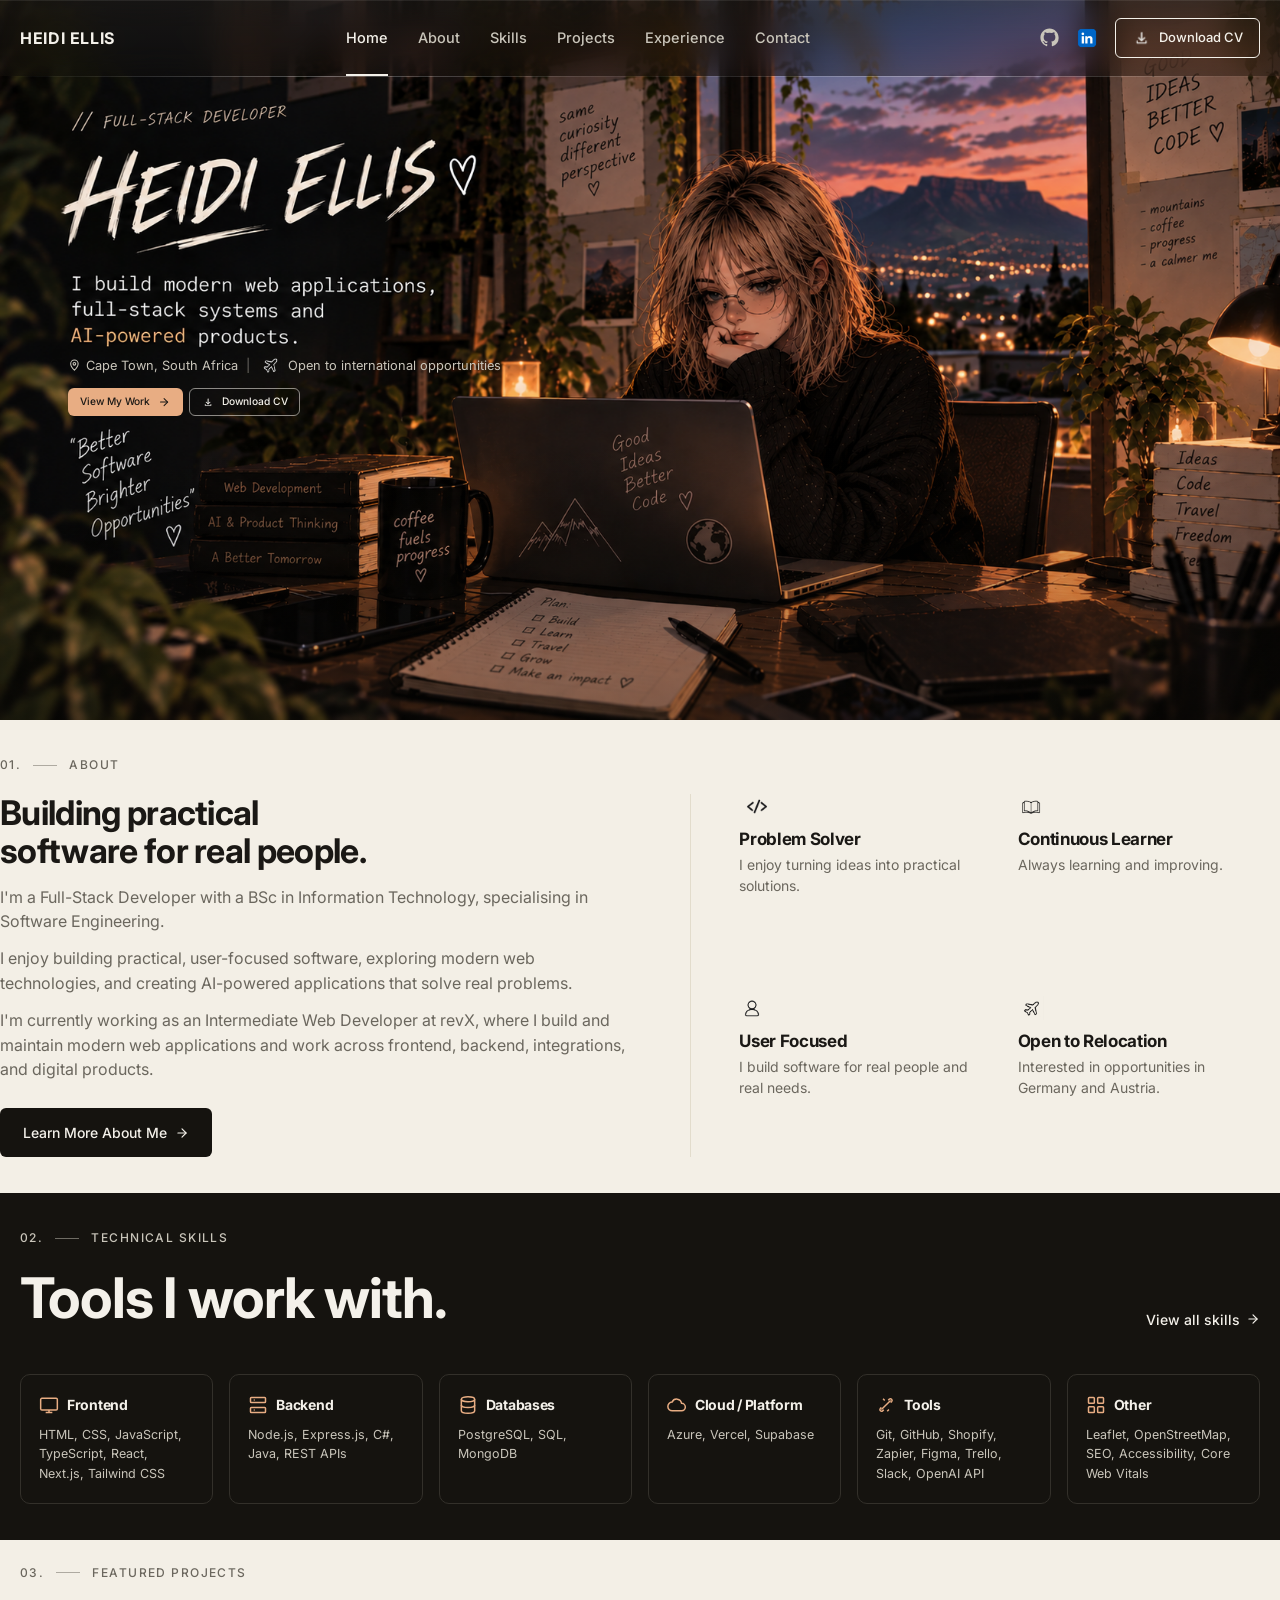
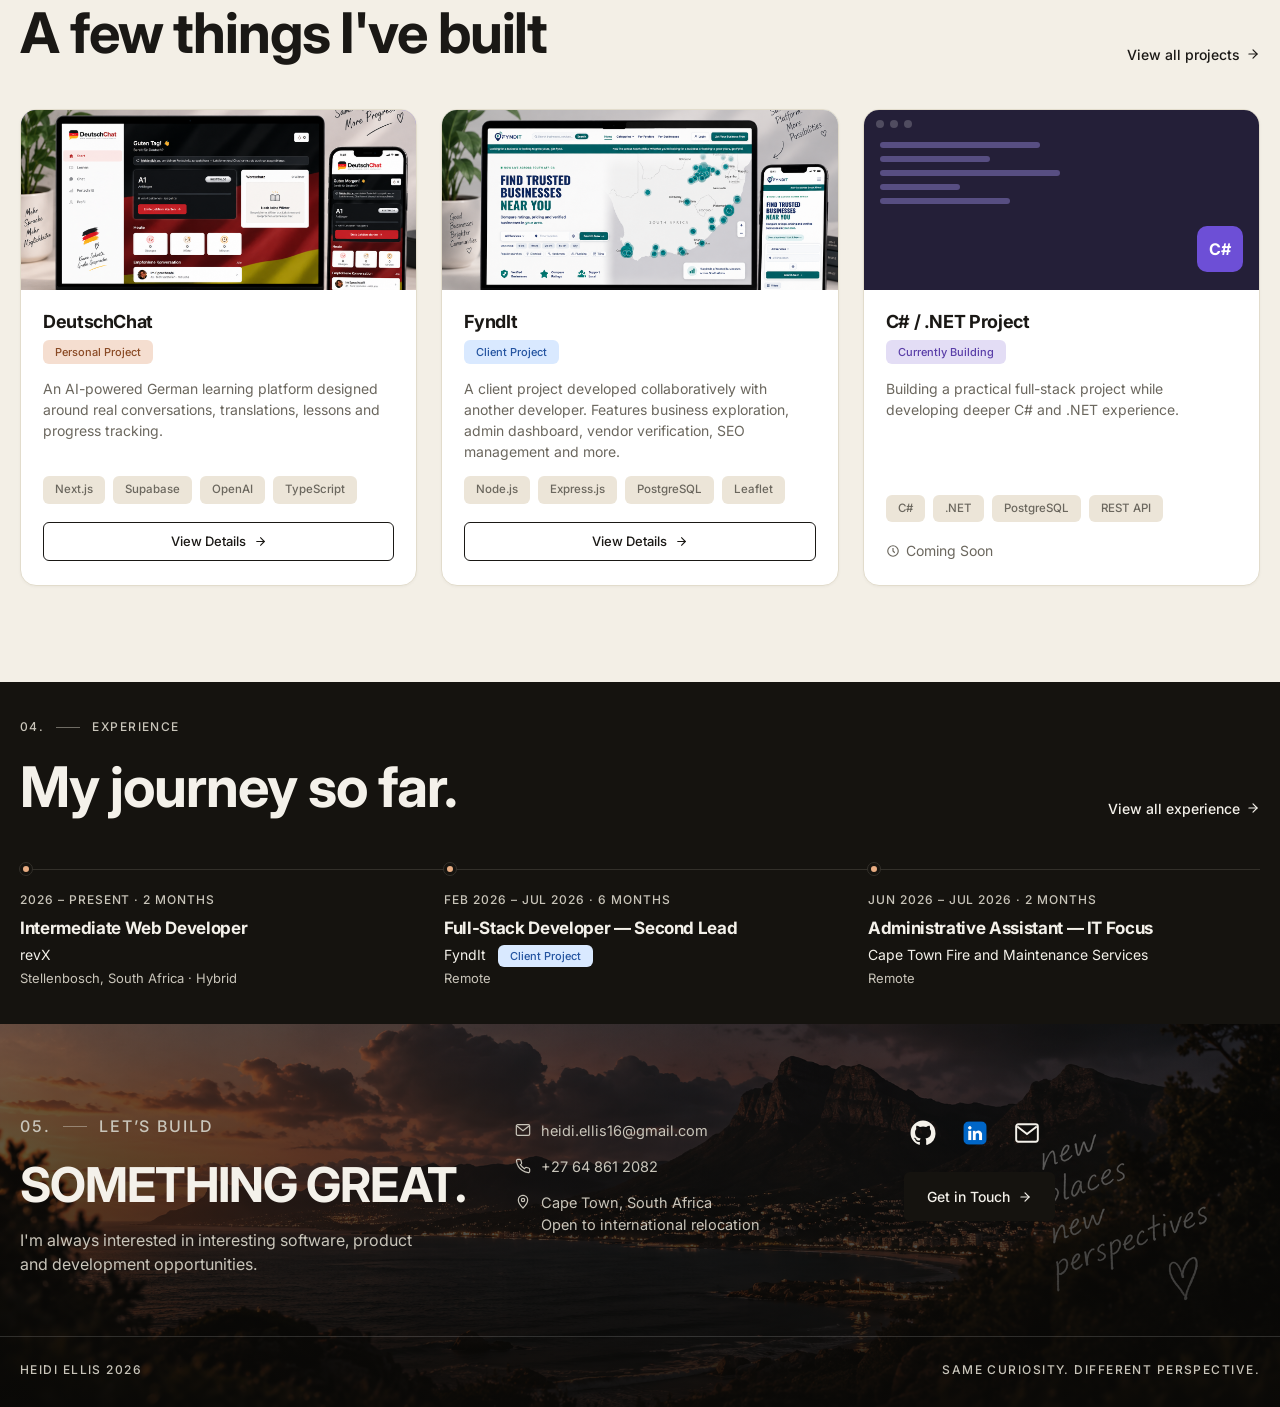
<file: index.html>
<!DOCTYPE html>
<html lang="en">
<head>
<meta charset="UTF-8">
<meta name="viewport" content="width=device-width, initial-scale=1.0">
<title>Heidi Ellis — Full-Stack Developer</title>
<meta name="description" content="Heidi Ellis is a Full-Stack Developer building modern web applications, full-stack systems and AI-powered products.">
<link rel="preconnect" href="https://fonts.googleapis.com">
<link rel="preconnect" href="https://fonts.gstatic.com" crossorigin>
<link href="https://fonts.googleapis.com/css2?family=Inter:wght@400;500;600;700&family=Cormorant+Garamond:ital,wght@0,500;0,600;1,500;1,600&display=swap" rel="stylesheet">
<link rel="stylesheet" href="css/style.css">
</head>
<body>

<header class="navbar" id="navbar">
  <div class="nav-inner">
    <a href="#top" class="logo">HEIDI ELLIS</a>

    <nav class="nav-links" id="navLinks">
      <a href="#top" class="active">Home</a>
      <a href="about.html">About</a>
      <a href="skills.html">Skills</a>
      <a href="projects.html">Projects</a>
      <a href="experience.html">Experience</a>
      <a href="contact.html">Contact</a>
    </nav>

    <div class="nav-actions">
      <a href="https://github.com/EllisHeidi" class="icon-link" aria-label="GitHub" target="_blank" rel="noopener">
        <svg width="19" height="19" viewBox="0 0 24 24" fill="currentColor"><path d="M12 .5C5.65.5.5 5.65.5 12c0 5.08 3.29 9.39 7.86 10.91.57.1.78-.25.78-.55 0-.27-.01-1.17-.02-2.12-3.2.7-3.88-1.36-3.88-1.36-.52-1.34-1.28-1.69-1.28-1.69-1.05-.72.08-.7.08-.7 1.16.08 1.77 1.19 1.77 1.19 1.03 1.77 2.71 1.26 3.37.96.1-.75.4-1.26.73-1.55-2.55-.29-5.24-1.28-5.24-5.69 0-1.26.45-2.29 1.19-3.09-.12-.29-.52-1.46.11-3.05 0 0 .97-.31 3.18 1.18a11 11 0 0 1 5.8 0c2.2-1.49 3.17-1.18 3.17-1.18.64 1.59.24 2.76.12 3.05.74.8 1.19 1.83 1.19 3.09 0 4.42-2.69 5.39-5.25 5.68.41.36.78 1.07.78 2.16 0 1.56-.01 2.82-.01 3.2 0 .3.2.66.79.55A10.52 10.52 0 0 0 23.5 12C23.5 5.65 18.35.5 12 .5Z"/></svg>
      </a>
      <a href="https://www.linkedin.com/in/heidi-ellis-011aa1264/" class="icon-link" aria-label="LinkedIn" target="_blank" rel="noopener">
        <img src="Assets/Images/Icons/linked in logo.webp" alt="LinkedIn" width="24" height="24" class="linkedin-icon">
      </a>
      <a href="Assets/Heidi_Ellis_CV_2026.pdf" class="btn btn-rect-outline btn-small" download>
        <img src="Assets/Images/Icons/download.png" alt="" width="19" height="19" class="download-icon">
        Download CV
      </a>
    </div>

    <button class="nav-toggle" id="navToggle" aria-label="Toggle menu" aria-expanded="false">
      <span></span><span></span><span></span>
    </button>
  </div>
</header>

<section class="hero" id="top">
  <picture>
    <source media="(max-width: 900px)" srcset="Assets/Images/mobile%20hero.png">
    <img src="Assets/Images/hero.png" alt="Heidi Ellis working at her desk at night, overlooking Cape Town and Table Mountain" class="hero-img">
  </picture>
  <div class="hero-scrim"></div>

  <div class="hero-content">
    <div class="hero-meta">
      <span class="hero-meta-item">
        <svg width="14" height="14" viewBox="0 0 24 24" fill="none" stroke="currentColor" stroke-width="2"><path d="M12 21s7-6.5 7-12a7 7 0 1 0-14 0c0 5.5 7 12 7 12Z"/><circle cx="12" cy="9" r="2.5"/></svg>
        Cape Town, South Africa
      </span>
      <span class="hero-meta-sep">|</span>
      <span class="hero-meta-item">
        <img src="Assets/Images/Icons/plane.png" alt="" width="24" height="24" class="plane-icon">
        Open to international opportunities
      </span>
    </div>

    <div class="hero-buttons">
      <a href="#projects" class="btn btn-accent">
        View My Work
        <svg width="14" height="14" viewBox="0 0 24 24" fill="none" stroke="currentColor" stroke-width="2" stroke-linecap="round" stroke-linejoin="round"><path d="M5 12h14"/><path d="m12 5 7 7-7 7"/></svg>
      </a>
      <a href="Assets/Heidi_Ellis_CV_2026.pdf" class="btn btn-outline" download>
        <img src="Assets/Images/Icons/download.png" alt="" width="14" height="14" class="download-icon">
        Download CV
      </a>
    </div>
  </div>
</section>

<section class="section section-about" id="about">
  <div class="container">
    <p class="eyebrow">01. <span class="eyebrow-line"></span> ABOUT</p>

    <div class="about-grid">
      <div class="about-copy">
        <h2>Building practical<br>software for real people.</h2>
        <p>I'm a Full-Stack Developer with a BSc in Information Technology, specialising in Software Engineering.</p>
        <p>I enjoy building practical, user-focused software, exploring modern web technologies, and creating AI-powered applications that solve real problems.</p>
        <p>I'm currently working as an Intermediate Web Developer at revX, where I build and maintain modern web applications and work across frontend, backend, integrations, and digital products.</p>
        <a href="about.html" class="btn btn-dark">
          Learn More About Me
          <svg width="14" height="14" viewBox="0 0 24 24" fill="none" stroke="currentColor" stroke-width="2" stroke-linecap="round" stroke-linejoin="round"><path d="M5 12h14"/><path d="m12 5 7 7-7 7"/></svg>
        </a>
      </div>

      <div class="about-features">
        <div class="feature">
          <img src="Assets/Images/Icons/problem solving.png" alt="" class="feature-icon">
          <h3>Problem Solver</h3>
          <p>I enjoy turning ideas into practical solutions.</p>
        </div>
        <div class="feature">
          <img src="Assets/Images/Icons/book.png" alt="" class="feature-icon">
          <h3>Continuous Learner</h3>
          <p>Always learning and improving.</p>
        </div>
        <div class="feature">
          <img src="Assets/Images/Icons/user focused.png" alt="" class="feature-icon">
          <h3>User Focused</h3>
          <p>I build software for real people and real needs.</p>
        </div>
        <div class="feature">
          <img src="Assets/Images/Icons/plane.png" alt="" class="feature-icon">
          <h3>Open to Relocation</h3>
          <p>Interested in opportunities in Germany and Austria.</p>
        </div>
      </div>
    </div>
  </div>
</section>

<section class="section section-skills" id="skills">
  <div class="container">
    <p class="eyebrow eyebrow-light">02. <span class="eyebrow-line"></span> TECHNICAL SKILLS</p>
    <div class="skills-title-row">
      <h2 class="section-title">Tools I work with.</h2>
      <a href="skills.html" class="link-arrow">View all skills
        <svg width="14" height="14" viewBox="0 0 24 24" fill="none" stroke="currentColor" stroke-width="2" stroke-linecap="round" stroke-linejoin="round"><path d="M5 12h14"/><path d="m12 5 7 7-7 7"/></svg>
      </a>
    </div>

    <div class="skills-grid">
      <div class="skill-card">
        <div class="skill-card-head">
          <svg width="20" height="20" viewBox="0 0 24 24" fill="none" stroke="currentColor" stroke-width="1.8"><rect x="2" y="4" width="20" height="14" rx="1.5"/><path d="M8 21h8"/><path d="M12 18v3"/></svg>
          <h3>Frontend</h3>
        </div>
        <p>HTML, CSS, JavaScript, TypeScript, React, Next.js, Tailwind CSS</p>
      </div>
      <div class="skill-card">
        <div class="skill-card-head">
          <svg width="20" height="20" viewBox="0 0 24 24" fill="none" stroke="currentColor" stroke-width="1.8"><rect x="3" y="3" width="18" height="6" rx="1"/><rect x="3" y="15" width="18" height="6" rx="1"/><circle cx="7.5" cy="6" r=".8" fill="currentColor" stroke="none"/><circle cx="7.5" cy="18" r=".8" fill="currentColor" stroke="none"/></svg>
          <h3>Backend</h3>
        </div>
        <p>Node.js, Express.js, C#, Java, REST APIs</p>
      </div>
      <div class="skill-card">
        <div class="skill-card-head">
          <svg width="20" height="20" viewBox="0 0 24 24" fill="none" stroke="currentColor" stroke-width="1.8"><ellipse cx="12" cy="5" rx="8" ry="3"/><path d="M4 5v14c0 1.66 3.58 3 8 3s8-1.34 8-3V5"/><path d="M4 12c0 1.66 3.58 3 8 3s8-1.34 8-3"/></svg>
          <h3>Databases</h3>
        </div>
        <p>PostgreSQL, SQL, MongoDB</p>
      </div>
      <div class="skill-card">
        <div class="skill-card-head">
          <svg width="20" height="20" viewBox="0 0 24 24" fill="none" stroke="currentColor" stroke-width="1.8"><path d="M17.5 19a4.5 4.5 0 0 0 0-9 6 6 0 0 0-11.4-1.5A5 5 0 0 0 6.5 19h11Z"/></svg>
          <h3>Cloud / Platform</h3>
        </div>
        <p>Azure, Vercel, Supabase</p>
      </div>
      <div class="skill-card">
        <div class="skill-card-head">
          <svg width="20" height="20" viewBox="0 0 24 24" fill="none" stroke="currentColor" stroke-width="1.8"><path d="m14.7 6.3 1.4-1.4a2 2 0 0 1 2.8 2.8l-1.4 1.4"/><path d="m9.3 17.7-1.4 1.4a2 2 0 0 1-2.8-2.8l1.4-1.4"/><path d="m17.5 6.5-11 11"/><path d="m8.5 4.5 2 2"/><path d="m13.5 19.5 2-2"/></svg>
          <h3>Tools</h3>
        </div>
        <p>Git, GitHub, Shopify, Zapier, Figma, Trello, Slack, OpenAI API</p>
      </div>
      <div class="skill-card">
        <div class="skill-card-head">
          <svg width="20" height="20" viewBox="0 0 24 24" fill="none" stroke="currentColor" stroke-width="1.8"><rect x="3" y="3" width="7" height="7" rx="1"/><rect x="14" y="3" width="7" height="7" rx="1"/><rect x="3" y="14" width="7" height="7" rx="1"/><rect x="14" y="14" width="7" height="7" rx="1"/></svg>
          <h3>Other</h3>
        </div>
        <p>Leaflet, OpenStreetMap, SEO, Accessibility, Core Web Vitals</p>
      </div>
    </div>
  </div>
</section>

<section class="section section-projects" id="projects">
  <div class="container">
    <p class="eyebrow">03. <span class="eyebrow-line"></span> FEATURED PROJECTS</p>
    <div class="projects-head">
      <h2 class="section-title">A few things I've built</h2>
      <a href="projects.html" class="link-arrow">View all projects
        <svg width="14" height="14" viewBox="0 0 24 24" fill="none" stroke="currentColor" stroke-width="2" stroke-linecap="round" stroke-linejoin="round"><path d="M5 12h14"/><path d="m12 5 7 7-7 7"/></svg>
      </a>
    </div>

    <div class="projects-grid">

      <article class="project-card">
        <div class="project-preview preview-deutschchat">
          <img src="Assets/Images/Project Images/Screenshot 2026-09-13 164914.png" alt="DeutschChat dashboard with sidebar navigation, a German lesson, vocabulary tracker and suggested conversation">
        </div>
        <div class="project-body">
          <div class="project-title-row">
            <h3>DeutschChat</h3>
            <span class="badge badge-personal">Personal Project</span>
          </div>
          <p>An AI-powered German learning platform designed around real conversations, translations, lessons and progress tracking.</p>
          <div class="tags">
            <span>Next.js</span><span>Supabase</span><span>OpenAI</span><span>TypeScript</span>
          </div>
          <div class="project-links">
            <a href="project-deutschchat.html" class="btn btn-outline-dark btn-small">View Details
              <svg width="13" height="13" viewBox="0 0 24 24" fill="none" stroke="currentColor" stroke-width="2" stroke-linecap="round" stroke-linejoin="round"><path d="M5 12h14"/><path d="m12 5 7 7-7 7"/></svg>
            </a>
          </div>
        </div>
      </article>

      <article class="project-card">
        <div class="project-preview preview-fyndit">
          <img src="Assets/Images/Project Images/Screenshot 2026-09-13 164105.png" alt="FyndIt homepage showing a map of verified businesses across South Africa">
        </div>
        <div class="project-body">
          <div class="project-title-row">
            <h3>FyndIt</h3>
            <span class="badge badge-client">Client Project</span>
          </div>
          <p>A client project developed collaboratively with another developer. Features business exploration, admin dashboard, vendor verification, SEO management and more.</p>
          <div class="tags">
            <span>Node.js</span><span>Express.js</span><span>PostgreSQL</span><span>Leaflet</span>
          </div>
          <div class="project-links">
            <a href="project-fyndit.html" class="btn btn-outline-dark btn-small">View Details
              <svg width="13" height="13" viewBox="0 0 24 24" fill="none" stroke="currentColor" stroke-width="2" stroke-linecap="round" stroke-linejoin="round"><path d="M5 12h14"/><path d="m12 5 7 7-7 7"/></svg>
            </a>
          </div>
        </div>
      </article>

      <article class="project-card">
        <div class="project-preview preview-csharp">
          <div class="preview-topbar preview-topbar-dark"><span></span><span></span><span></span></div>
          <div class="preview-body preview-body-code">
            <div class="code-lines">
              <span></span><span></span><span></span><span></span><span></span>
            </div>
            <div class="csharp-badge">C#</div>
          </div>
        </div>
        <div class="project-body">
          <div class="project-title-row">
            <h3>C# / .NET Project</h3>
            <span class="badge badge-building">Currently Building</span>
          </div>
          <p>Building a practical full-stack project while developing deeper C# and .NET experience.</p>
          <div class="tags">
            <span>C#</span><span>.NET</span><span>PostgreSQL</span><span>REST API</span>
          </div>
          <div class="project-links">
            <span class="link-soon">
              <svg width="14" height="14" viewBox="0 0 24 24" fill="none" stroke="currentColor" stroke-width="2"><circle cx="12" cy="12" r="9"/><path d="M12 7v5l3 3"/></svg>
              Coming Soon
            </span>
          </div>
        </div>
      </article>

    </div>
  </div>
</section>

<section class="section section-experience" id="experience">
  <div class="container">
    <p class="eyebrow eyebrow-light">04. <span class="eyebrow-line"></span> EXPERIENCE</p>
    <div class="experience-head">
      <h2 class="section-title">My journey so far.</h2>
      <a href="experience.html" class="link-arrow">View all experience
        <svg width="14" height="14" viewBox="0 0 24 24" fill="none" stroke="currentColor" stroke-width="2" stroke-linecap="round" stroke-linejoin="round"><path d="M5 12h14"/><path d="m12 5 7 7-7 7"/></svg>
      </a>
    </div>

    <div class="timeline">
      <div class="timeline-item">
        <span class="timeline-dot"></span>
        <p class="timeline-date">2026 &ndash; Present &middot; 2 months</p>
        <h3>Intermediate Web Developer</h3>
        <p class="timeline-org">revX</p>
        <p class="timeline-loc">Stellenbosch, South Africa &middot; Hybrid</p>
      </div>
      <div class="timeline-item">
        <span class="timeline-dot"></span>
        <p class="timeline-date">Feb 2026 &ndash; Jul 2026 &middot; 6 months</p>
        <h3>Full-Stack Developer &mdash; Second Lead</h3>
        <p class="timeline-org">FyndIt <span class="badge badge-client badge-inline">Client Project</span></p>
        <p class="timeline-loc">Remote</p>
      </div>
      <div class="timeline-item">
        <span class="timeline-dot"></span>
        <p class="timeline-date">Jun 2026 &ndash; Jul 2026 &middot; 2 months</p>
        <h3>Administrative Assistant &mdash; IT Focus</h3>
        <p class="timeline-org">Cape Town Fire and Maintenance Services</p>
        <p class="timeline-loc">Remote</p>
      </div>
    </div>
  </div>
</section>

<footer class="footer" id="contact">
  <img src="Assets/Images/footer.png" alt="Coastal view of Cape Town at dusk" class="footer-img">
  <div class="footer-scrim"></div>

  <div class="footer-content">
    <div class="container footer-grid">
      <div class="footer-intro">
        <p class="eyebrow eyebrow-light">05. <span class="eyebrow-line"></span> LET&rsquo;S BUILD</p>
        <h2>SOMETHING GREAT.</h2>
        <p>I'm always interested in interesting software, product and development opportunities.</p>
      </div>

      <div class="footer-contact">
        <a href="mailto:heidi.ellis16@gmail.com">
          <svg width="16" height="16" viewBox="0 0 24 24" fill="none" stroke="currentColor" stroke-width="1.8"><rect x="2" y="4" width="20" height="16" rx="2"/><path d="m3 6 9 7 9-7"/></svg>
          heidi.ellis16@gmail.com
        </a>
        <a href="tel:+27648612082">
          <svg width="16" height="16" viewBox="0 0 24 24" fill="none" stroke="currentColor" stroke-width="1.8"><path d="M22 16.9v3a2 2 0 0 1-2.2 2 19.8 19.8 0 0 1-8.6-3 19.5 19.5 0 0 1-6-6 19.8 19.8 0 0 1-3-8.7A2 2 0 0 1 4.1 2h3a2 2 0 0 1 2 1.7c.1 1 .3 2 .7 3a2 2 0 0 1-.4 2.1L8.1 10a16 16 0 0 0 6 6l1.2-1.3a2 2 0 0 1 2.1-.4c1 .4 2 .6 3 .7a2 2 0 0 1 1.6 2Z"/></svg>
          +27 64 861 2082
        </a>
        <p class="footer-loc">
          <svg width="16" height="16" viewBox="0 0 24 24" fill="none" stroke="currentColor" stroke-width="1.8"><path d="M12 21s7-6.5 7-12a7 7 0 1 0-14 0c0 5.5 7 12 7 12Z"/><circle cx="12" cy="9" r="2.5"/></svg>
          Cape Town, South Africa<br>Open to international relocation
        </p>
      </div>

      <div class="footer-cta">
        <div class="footer-socials">
          <a href="https://github.com/EllisHeidi" aria-label="GitHub" target="_blank" rel="noopener">
            <svg width="26" height="26" viewBox="0 0 24 24" fill="currentColor"><path d="M12 .5C5.65.5.5 5.65.5 12c0 5.08 3.29 9.39 7.86 10.91.57.1.78-.25.78-.55 0-.27-.01-1.17-.02-2.12-3.2.7-3.88-1.36-3.88-1.36-.52-1.34-1.28-1.69-1.28-1.69-1.05-.72.08-.7.08-.7 1.16.08 1.77 1.19 1.77 1.19 1.03 1.77 2.71 1.26 3.37.96.1-.75.4-1.26.73-1.55-2.55-.29-5.24-1.28-5.24-5.69 0-1.26.45-2.29 1.19-3.09-.12-.29-.52-1.46.11-3.05 0 0 .97-.31 3.18 1.18a11 11 0 0 1 5.8 0c2.2-1.49 3.17-1.18 3.17-1.18.64 1.59.24 2.76.12 3.05.74.8 1.19 1.83 1.19 3.09 0 4.42-2.69 5.39-5.25 5.68.41.36.78 1.07.78 2.16 0 1.56-.01 2.82-.01 3.2 0 .3.2.66.79.55A10.52 10.52 0 0 0 23.5 12C23.5 5.65 18.35.5 12 .5Z"/></svg>
          </a>
          <a href="https://www.linkedin.com/in/heidi-ellis-011aa1264/" aria-label="LinkedIn" target="_blank" rel="noopener">
            <img src="Assets/Images/Icons/linked in logo.webp" alt="LinkedIn" width="30" height="30" class="linkedin-icon">
          </a>
          <a href="mailto:heidi.ellis16@gmail.com" aria-label="Email">
            <svg width="26" height="26" viewBox="0 0 24 24" fill="none" stroke="currentColor" stroke-width="1.8"><rect x="2" y="4" width="20" height="16" rx="2"/><path d="m3 6 9 7 9-7"/></svg>
          </a>
        </div>
        <a href="mailto:heidi.ellis16@gmail.com" class="btn btn-dark">
          Get in Touch
          <svg width="14" height="14" viewBox="0 0 24 24" fill="none" stroke="currentColor" stroke-width="2" stroke-linecap="round" stroke-linejoin="round"><path d="M5 12h14"/><path d="m12 5 7 7-7 7"/></svg>
        </a>
      </div>
    </div>

    <div class="footer-bottom container">
      <span>HEIDI ELLIS 2026</span>
      <span>SAME CURIOSITY. DIFFERENT PERSPECTIVE.</span>
    </div>
  </div>
</footer>

<script src="js/script.js"></script>
</body>
</html>
</file>
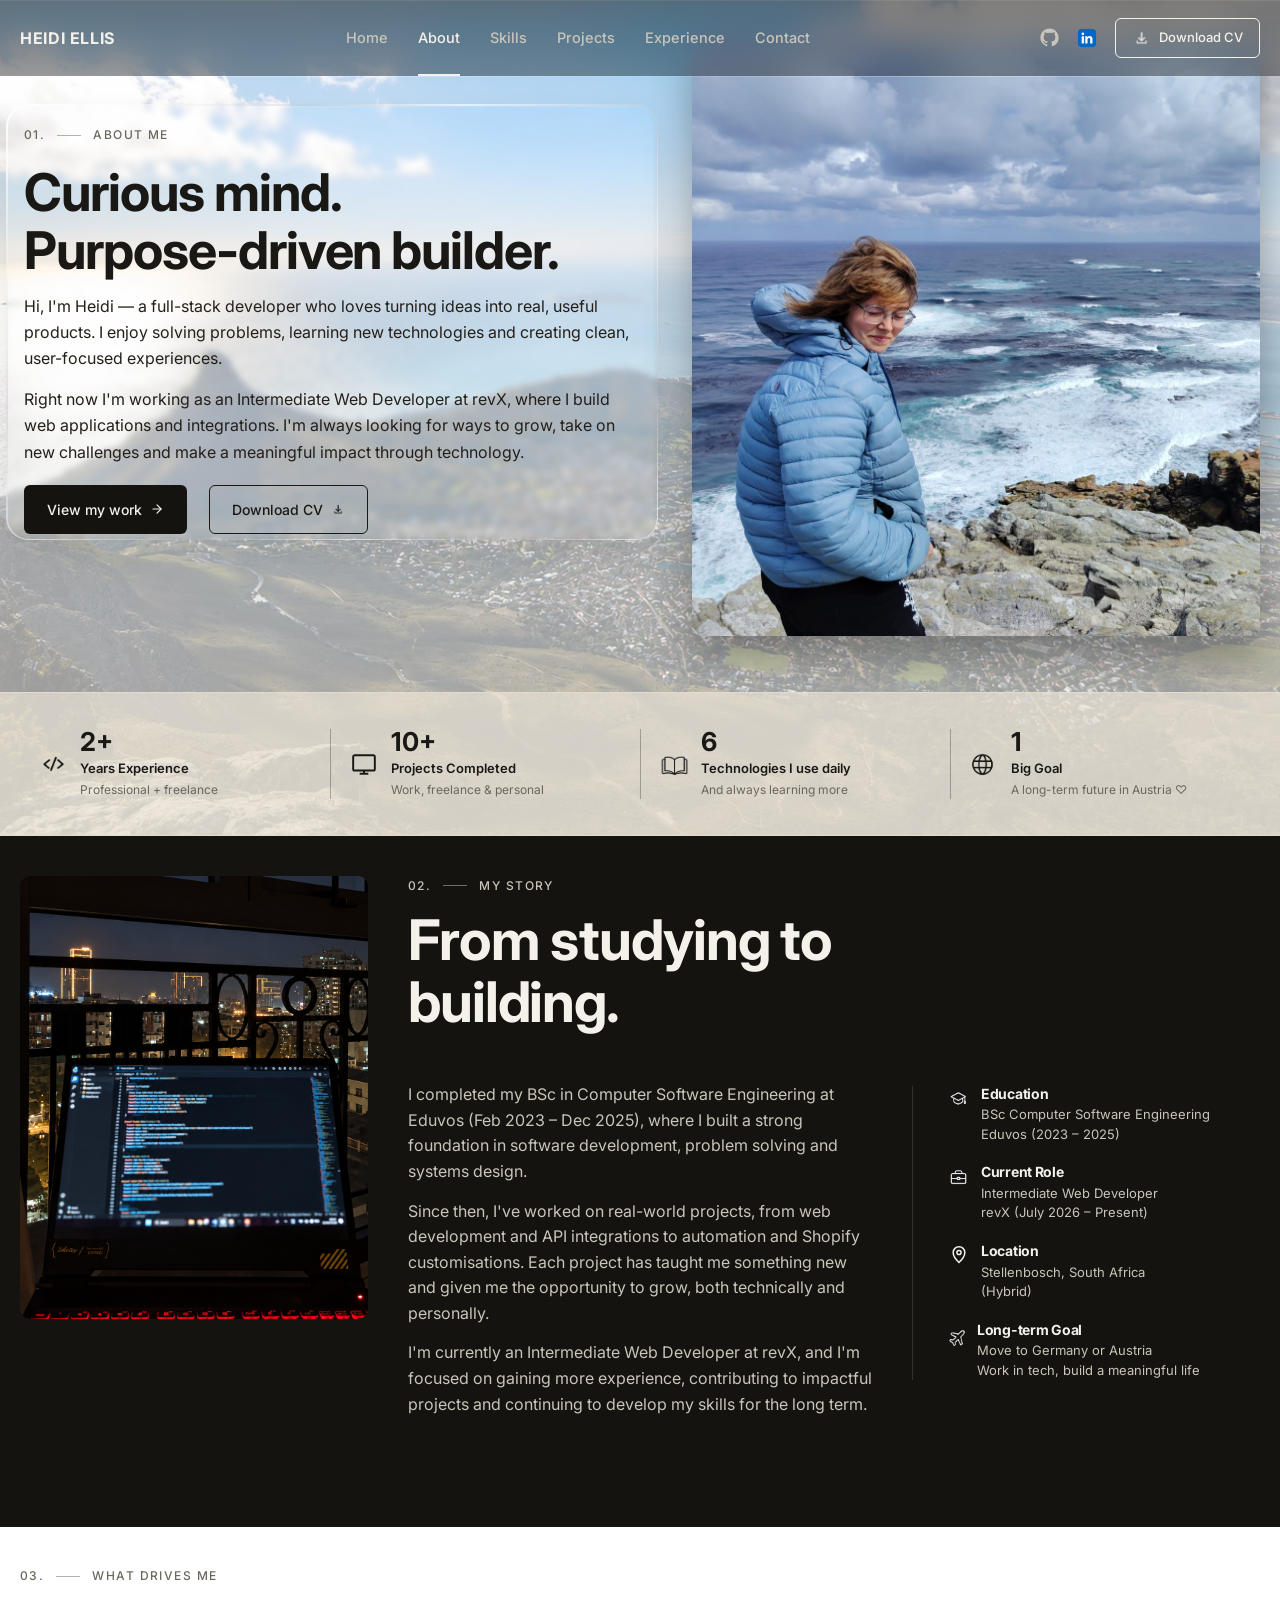
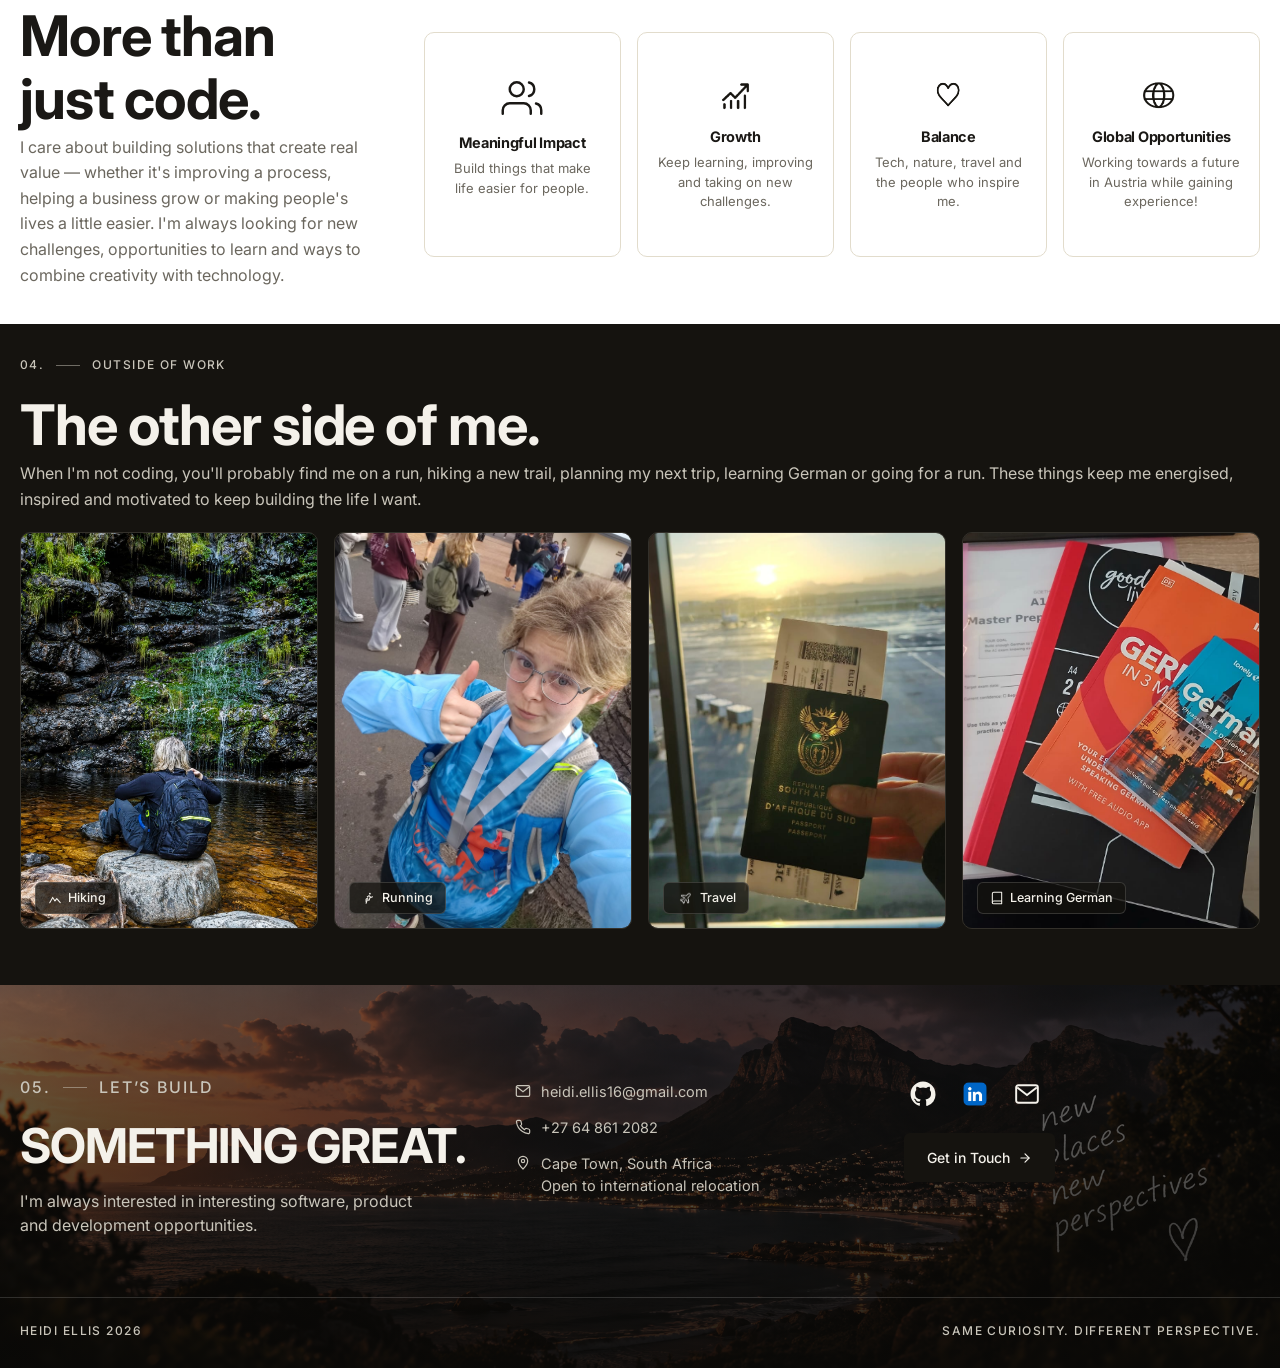
<file: about.html>
<!DOCTYPE html>
<html lang="en">
<head>
<meta charset="UTF-8">
<meta name="viewport" content="width=device-width, initial-scale=1.0">
<title>About — Heidi Ellis</title>
<meta name="description" content="Get to know Heidi Ellis — a Full-Stack Developer building modern web applications, full-stack systems and AI-powered products.">
<link rel="preconnect" href="https://fonts.googleapis.com">
<link rel="preconnect" href="https://fonts.gstatic.com" crossorigin>
<link href="https://fonts.googleapis.com/css2?family=Inter:wght@400;500;600;700&family=Cormorant+Garamond:ital,wght@0,500;0,600;1,500;1,600&display=swap" rel="stylesheet">
<link rel="stylesheet" href="css/style.css">
</head>
<body>

<header class="navbar" id="navbar">
  <div class="nav-inner">
    <a href="index.html" class="logo">HEIDI ELLIS</a>

    <nav class="nav-links" id="navLinks">
      <a href="index.html">Home</a>
      <a href="about.html" class="active">About</a>
      <a href="skills.html">Skills</a>
      <a href="projects.html">Projects</a>
      <a href="experience.html">Experience</a>
      <a href="contact.html">Contact</a>
    </nav>

    <div class="nav-actions">
      <a href="https://github.com/EllisHeidi" class="icon-link" aria-label="GitHub" target="_blank" rel="noopener">
        <svg width="19" height="19" viewBox="0 0 24 24" fill="currentColor"><path d="M12 .5C5.65.5.5 5.65.5 12c0 5.08 3.29 9.39 7.86 10.91.57.1.78-.25.78-.55 0-.27-.01-1.17-.02-2.12-3.2.7-3.88-1.36-3.88-1.36-.52-1.34-1.28-1.69-1.28-1.69-1.05-.72.08-.7.08-.7 1.16.08 1.77 1.19 1.77 1.19 1.03 1.77 2.71 1.26 3.37.96.1-.75.4-1.26.73-1.55-2.55-.29-5.24-1.28-5.24-5.69 0-1.26.45-2.29 1.19-3.09-.12-.29-.52-1.46.11-3.05 0 0 .97-.31 3.18 1.18a11 11 0 0 1 5.8 0c2.2-1.49 3.17-1.18 3.17-1.18.64 1.59.24 2.76.12 3.05.74.8 1.19 1.83 1.19 3.09 0 4.42-2.69 5.39-5.25 5.68.41.36.78 1.07.78 2.16 0 1.56-.01 2.82-.01 3.2 0 .3.2.66.79.55A10.52 10.52 0 0 0 23.5 12C23.5 5.65 18.35.5 12 .5Z"/></svg>
      </a>
      <a href="https://www.linkedin.com/in/heidi-ellis-011aa1264/" class="icon-link" aria-label="LinkedIn" target="_blank" rel="noopener">
        <img src="Assets/Images/Icons/linked in logo.webp" alt="LinkedIn" width="24" height="24" class="linkedin-icon">
      </a>
      <a href="Assets/Heidi_Ellis_CV_2026.pdf" class="btn btn-rect-outline btn-small" download>
        <img src="Assets/Images/Icons/download.png" alt="" width="19" height="19" class="download-icon">
        Download CV
      </a>
    </div>

    <button class="nav-toggle" id="navToggle" aria-label="Toggle menu" aria-expanded="false">
      <span></span><span></span><span></span>
    </button>
  </div>
</header>

<section class="section about-page-hero">
  <img class="about-page-hero-bg" src="Assets/Images/About Imagese/about me 1.jpg" alt="">
  <div class="about-page-hero-scrim"></div>
  <div class="container">
    <div class="ap-hero-grid">
      <div class="ap-hero-heading">
        <p class="eyebrow">01. <span class="eyebrow-line"></span> ABOUT ME</p>
        <h1>Curious mind.<br>Purpose-driven builder.</h1>
      </div>

      <div class="ap-hero-glass">
        <div class="ap-hero-photo">
          <img src="Assets/Images/About Imagese/image 9.jpg" alt="Heidi Ellis standing on a rocky coastal cliff overlooking the ocean">
        </div>

        <div class="ap-hero-body">
          <p>Hi, I'm Heidi — a full-stack developer who loves turning ideas into real, useful products. I enjoy solving problems, learning new technologies and creating clean, user-focused experiences.</p>
          <p>Right now I'm working as an Intermediate Web Developer at revX, where I build web applications and integrations. I'm always looking for ways to grow, take on new challenges and make a meaningful impact through technology.</p>
          <div class="ap-hero-actions">
            <a href="index.html#projects" class="btn btn-dark">
              View my work
              <svg width="14" height="14" viewBox="0 0 24 24" fill="none" stroke="currentColor" stroke-width="2" stroke-linecap="round" stroke-linejoin="round"><path d="M5 12h14"/><path d="m12 5 7 7-7 7"/></svg>
            </a>
            <a href="Assets/Heidi_Ellis_CV_2026.pdf" class="btn btn-outline-dark" download>
              Download CV
              <img src="Assets/Images/Icons/download.png" alt="" width="14" height="14">
            </a>
          </div>
        </div>
      </div>
    </div>
  </div>

  <div class="stats-banner">
    <div class="container">
      <div class="stats-bar">
        <div class="stat">
          <img class="stat-icon" src="Assets/Images/Icons/problem solving.png" alt="" width="26" height="26">
          <div>
            <p class="stat-num">2+</p>
            <p class="stat-label">Years Experience</p>
            <p class="stat-sub">Professional + freelance</p>
          </div>
        </div>
        <div class="stat">
          <svg class="stat-icon" width="26" height="26" viewBox="0 0 24 24" fill="none" stroke="currentColor" stroke-width="1.8"><rect x="2" y="4" width="20" height="14" rx="1.5"/><path d="M8 21h8"/><path d="M12 18v3"/></svg>
          <div>
            <p class="stat-num">10+</p>
            <p class="stat-label">Projects Completed</p>
            <p class="stat-sub">Work, freelance &amp; personal</p>
          </div>
        </div>
        <div class="stat">
          <img class="stat-icon" src="Assets/Images/Icons/book.png" alt="" width="26" height="26">
          <div>
            <p class="stat-num">6</p>
            <p class="stat-label">Technologies I use daily</p>
            <p class="stat-sub">And always learning more</p>
          </div>
        </div>
        <div class="stat">
          <img class="stat-icon" src="Assets/Images/About Imagese/global opertunites .png" alt="" width="26" height="26">
          <div>
            <p class="stat-num">1</p>
            <p class="stat-label">Big Goal</p>
            <p class="stat-sub">A long-term future in Austria &#9825;</p>
          </div>
        </div>
      </div>
    </div>
  </div>
</section>

<section class="section about-page-story">
  <div class="container">
    <div class="story-grid">
      <div class="story-collage">
        <img src="Assets/Images/About Imagese/coding.png" alt="Laptop showing a code editor at night, with a city skyline visible through a balcony railing">
      </div>

      <div class="story-copy">
        <p class="eyebrow eyebrow-light">02. <span class="eyebrow-line"></span> MY STORY</p>
        <h2 class="section-title">From studying to building.</h2>
        <p>I completed my BSc in Computer Software Engineering at Eduvos (Feb 2023 &ndash; Dec 2025), where I built a strong foundation in software development, problem solving and systems design.</p>
        <p>Since then, I've worked on real-world projects, from web development and API integrations to automation and Shopify customisations. Each project has taught me something new and given me the opportunity to grow, both technically and personally.</p>
        <p>I'm currently an Intermediate Web Developer at revX, and I'm focused on gaining more experience, contributing to impactful projects and continuing to develop my skills for the long term.</p>
      </div>

      <div class="story-info">
        <div class="info-item">
          <img class="info-icon-lg" src="Assets/Images/About Imagese/Education icon.png" alt="" width="20" height="20">
          <div>
            <h3>Education</h3>
            <p>BSc Computer Software Engineering<br>Eduvos (2023 &ndash; 2025)</p>
          </div>
        </div>
        <div class="info-item">
          <img class="info-icon-lg" src="Assets/Images/About Imagese/Current role icon.png" alt="" width="20" height="20">
          <div>
            <h3>Current Role</h3>
            <p>Intermediate Web Developer<br>revX (July 2026 &ndash; Present)</p>
          </div>
        </div>
        <div class="info-item">
          <svg width="20" height="20" viewBox="0 0 24 24" fill="none" stroke="currentColor" stroke-width="1.8"><path d="M12 21s7-6.5 7-12a7 7 0 1 0-14 0c0 5.5 7 12 7 12Z"/><circle cx="12" cy="9" r="2.5"/></svg>
          <div>
            <h3>Location</h3>
            <p>Stellenbosch, South Africa<br>(Hybrid)</p>
          </div>
        </div>
        <div class="info-item">
          <img class="info-icon-sm" src="Assets/Images/Icons/plane.png" alt="" width="20" height="20">
          <div>
            <h3>Long-term Goal</h3>
            <p>Move to Germany or Austria<br>Work in tech, build a meaningful life</p>
          </div>
        </div>
      </div>
    </div>
  </div>
</section>

<section class="section about-page-drives">
  <div class="container">
    <div class="drives-layout">
      <div class="drives-copy">
        <p class="eyebrow">03. <span class="eyebrow-line"></span> WHAT DRIVES ME</p>
        <h2 class="section-title">More than just code.</h2>
        <p class="drives-intro">I care about building solutions that create real value &mdash; whether it's improving a process, helping a business grow or making people's lives a little easier. I'm always looking for new challenges, opportunities to learn and ways to combine creativity with technology.</p>
      </div>

      <div class="drives-grid">
        <div class="drive-card">
          <svg width="42" height="42" viewBox="0 0 24 24" fill="none" stroke="currentColor" stroke-width="1.4" stroke-linecap="round" stroke-linejoin="round"><path d="M17 21v-2a4 4 0 0 0-4-4H5a4 4 0 0 0-4 4v2"/><circle cx="9" cy="7" r="4"/><path d="M23 21v-2a4 4 0 0 0-3-3.87"/><path d="M16 3.13a4 4 0 0 1 0 7.75"/></svg>
          <h3>Meaningful Impact</h3>
          <p>Build things that make life easier for people.</p>
        </div>
        <div class="drive-card">
          <img src="Assets/Images/About Imagese/Growth icon.png" alt="" class="drive-icon">
          <h3>Growth</h3>
          <p>Keep learning, improving and taking on new challenges.</p>
        </div>
        <div class="drive-card">
          <img src="Assets/Images/About Imagese/Balance Icon.png" alt="" class="drive-icon">
          <h3>Balance</h3>
          <p>Tech, nature, travel and the people who inspire me.</p>
        </div>
        <div class="drive-card">
          <img src="Assets/Images/About Imagese/global opertunites .png" alt="" class="drive-icon">
          <h3>Global Opportunities</h3>
          <p>Working towards a future in Austria while gaining experience!</p>
        </div>
      </div>
    </div>
  </div>
</section>

<section class="section about-page-outside">
  <div class="container">
    <p class="eyebrow eyebrow-light">04. <span class="eyebrow-line"></span> OUTSIDE OF WORK</p>
    <h2 class="section-title">The other side of me.</h2>
    <p class="drives-intro">When I'm not coding, you'll probably find me on a run, hiking a new trail, planning my next trip, learning German or going for a run. These things keep me energised, inspired and motivated to keep building the life I want.</p>

    <div class="outside-grid">
      <div class="outside-card photo-placeholder">
        <img class="outside-card-img" src="Assets/Images/About Imagese/about me 3.jpg" alt="Sitting on a rock by a waterfall while hiking, with a backpack on">
        <span class="outside-tag">
          <svg width="14" height="14" viewBox="0 0 24 24" fill="none" stroke="currentColor" stroke-width="1.8" stroke-linecap="round" stroke-linejoin="round"><path d="m3 20 5-9 4 6 3-4 6 7"/></svg>
          Hiking
        </span>
      </div>
      <div class="outside-card photo-placeholder">
        <img class="outside-card-img" src="Assets/Images/About Imagese/image 11.jpg" alt="Selfie after a run, wearing a finisher's medal and giving a thumbs up">
        <span class="outside-tag">
          <svg width="14" height="14" viewBox="0 0 24 24" fill="none" stroke="currentColor" stroke-width="1.8" stroke-linecap="round" stroke-linejoin="round"><circle cx="13.5" cy="4.5" r="1.5" fill="currentColor" stroke="none"/><path d="m7 21 2-6 3 1 2-5"/><path d="m9 10 3-2 3 3 3-1"/><path d="m10 12-3 2v4"/></svg>
          Running
        </span>
      </div>
      <div class="outside-card photo-placeholder">
        <img class="outside-card-img" style="object-position: center 75%;" src="Assets/Images/About Imagese/about me 5.jpg" alt="Holding a South African passport and boarding pass at an airport gate at sunrise">
        <span class="outside-tag">
          <img src="Assets/Images/Icons/plane.png" alt="" width="18" height="18" class="icon-invert">
          Travel
        </span>
      </div>
      <div class="outside-card photo-placeholder">
        <img class="outside-card-img" style="object-position: center 75%; transform: scale(1.05);" src="Assets/Images/About Imagese/image 12.jpg" alt="German study books, phrasebooks and an A1 exam prep sheet on a desk">
        <span class="outside-tag">
          <svg width="14" height="14" viewBox="0 0 24 24" fill="none" stroke="currentColor" stroke-width="1.8" stroke-linecap="round" stroke-linejoin="round"><path d="M4 19.5A2.5 2.5 0 0 1 6.5 17H20"/><path d="M6.5 2H20v20H6.5A2.5 2.5 0 0 1 4 19.5v-15A2.5 2.5 0 0 1 6.5 2Z"/></svg>
          Learning German
        </span>
      </div>
    </div>
  </div>
</section>


<footer class="footer" id="contact">
  <img src="Assets/Images/footer.png" alt="Coastal view of Cape Town at dusk" class="footer-img">
  <div class="footer-scrim"></div>

  <div class="footer-content">
    <div class="container footer-grid">
      <div class="footer-intro">
        <p class="eyebrow eyebrow-light">05. <span class="eyebrow-line"></span> LET&rsquo;S BUILD</p>
        <h2>SOMETHING GREAT.</h2>
        <p>I'm always interested in interesting software, product and development opportunities.</p>
      </div>

      <div class="footer-contact">
        <a href="mailto:heidi.ellis16@gmail.com">
          <svg width="16" height="16" viewBox="0 0 24 24" fill="none" stroke="currentColor" stroke-width="1.8"><rect x="2" y="4" width="20" height="16" rx="2"/><path d="m3 6 9 7 9-7"/></svg>
          heidi.ellis16@gmail.com
        </a>
        <a href="tel:+27648612082">
          <svg width="16" height="16" viewBox="0 0 24 24" fill="none" stroke="currentColor" stroke-width="1.8"><path d="M22 16.9v3a2 2 0 0 1-2.2 2 19.8 19.8 0 0 1-8.6-3 19.5 19.5 0 0 1-6-6 19.8 19.8 0 0 1-3-8.7A2 2 0 0 1 4.1 2h3a2 2 0 0 1 2 1.7c.1 1 .3 2 .7 3a2 2 0 0 1-.4 2.1L8.1 10a16 16 0 0 0 6 6l1.2-1.3a2 2 0 0 1 2.1-.4c1 .4 2 .6 3 .7a2 2 0 0 1 1.6 2Z"/></svg>
          +27 64 861 2082
        </a>
        <p class="footer-loc">
          <svg width="16" height="16" viewBox="0 0 24 24" fill="none" stroke="currentColor" stroke-width="1.8"><path d="M12 21s7-6.5 7-12a7 7 0 1 0-14 0c0 5.5 7 12 7 12Z"/><circle cx="12" cy="9" r="2.5"/></svg>
          Cape Town, South Africa<br>Open to international relocation
        </p>
      </div>

      <div class="footer-cta">
        <div class="footer-socials">
          <a href="https://github.com/EllisHeidi" aria-label="GitHub" target="_blank" rel="noopener">
            <svg width="26" height="26" viewBox="0 0 24 24" fill="currentColor"><path d="M12 .5C5.65.5.5 5.65.5 12c0 5.08 3.29 9.39 7.86 10.91.57.1.78-.25.78-.55 0-.27-.01-1.17-.02-2.12-3.2.7-3.88-1.36-3.88-1.36-.52-1.34-1.28-1.69-1.28-1.69-1.05-.72.08-.7.08-.7 1.16.08 1.77 1.19 1.77 1.19 1.03 1.77 2.71 1.26 3.37.96.1-.75.4-1.26.73-1.55-2.55-.29-5.24-1.28-5.24-5.69 0-1.26.45-2.29 1.19-3.09-.12-.29-.52-1.46.11-3.05 0 0 .97-.31 3.18 1.18a11 11 0 0 1 5.8 0c2.2-1.49 3.17-1.18 3.17-1.18.64 1.59.24 2.76.12 3.05.74.8 1.19 1.83 1.19 3.09 0 4.42-2.69 5.39-5.25 5.68.41.36.78 1.07.78 2.16 0 1.56-.01 2.82-.01 3.2 0 .3.2.66.79.55A10.52 10.52 0 0 0 23.5 12C23.5 5.65 18.35.5 12 .5Z"/></svg>
          </a>
          <a href="https://www.linkedin.com/in/heidi-ellis-011aa1264/" aria-label="LinkedIn" target="_blank" rel="noopener">
            <img src="Assets/Images/Icons/linked in logo.webp" alt="LinkedIn" width="30" height="30" class="linkedin-icon">
          </a>
          <a href="mailto:heidi.ellis16@gmail.com" aria-label="Email">
            <svg width="26" height="26" viewBox="0 0 24 24" fill="none" stroke="currentColor" stroke-width="1.8"><rect x="2" y="4" width="20" height="16" rx="2"/><path d="m3 6 9 7 9-7"/></svg>
          </a>
        </div>
        <a href="mailto:heidi.ellis16@gmail.com" class="btn btn-dark">
          Get in Touch
          <svg width="14" height="14" viewBox="0 0 24 24" fill="none" stroke="currentColor" stroke-width="2" stroke-linecap="round" stroke-linejoin="round"><path d="M5 12h14"/><path d="m12 5 7 7-7 7"/></svg>
        </a>
      </div>
    </div>

    <div class="footer-bottom container">
      <span>HEIDI ELLIS 2026</span>
      <span>SAME CURIOSITY. DIFFERENT PERSPECTIVE.</span>
    </div>
  </div>
</footer>

<script src="js/script.js"></script>
</body>
</html>
</file>
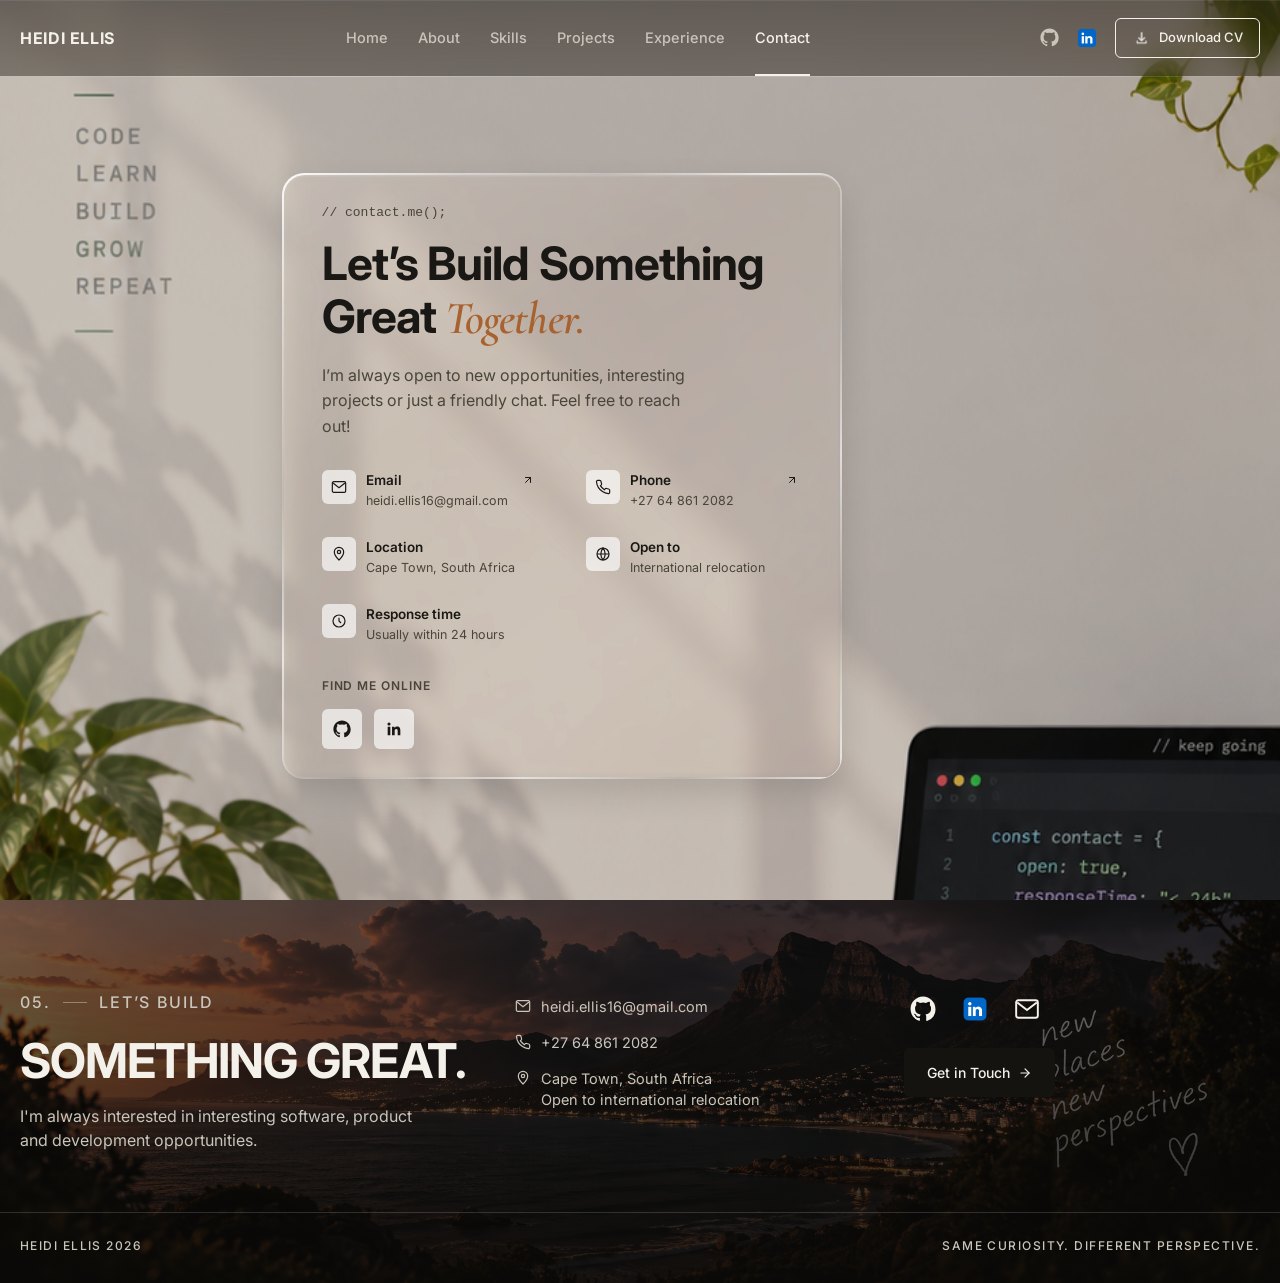
<file: contact.html>
<!DOCTYPE html>
<html lang="en">
<head>
<meta charset="UTF-8">
<meta name="viewport" content="width=device-width, initial-scale=1.0">
<title>Contact — Heidi Ellis</title>
<meta name="description" content="Get in touch with Heidi Ellis — Full-Stack Developer based in Cape Town, South Africa.">
<link rel="preconnect" href="https://fonts.googleapis.com">
<link rel="preconnect" href="https://fonts.gstatic.com" crossorigin>
<link href="https://fonts.googleapis.com/css2?family=Inter:wght@400;500;600;700&family=Cormorant+Garamond:ital,wght@0,500;0,600;1,500;1,600&display=swap" rel="stylesheet">
<link rel="stylesheet" href="css/style.css">
</head>
<body>

<header class="navbar" id="navbar">
  <div class="nav-inner">
    <a href="index.html" class="logo">HEIDI ELLIS</a>

    <nav class="nav-links" id="navLinks">
      <a href="index.html">Home</a>
      <a href="about.html">About</a>
      <a href="skills.html">Skills</a>
      <a href="projects.html">Projects</a>
      <a href="experience.html">Experience</a>
      <a href="contact.html" class="active">Contact</a>
    </nav>

    <div class="nav-actions">
      <a href="https://github.com/EllisHeidi" class="icon-link" aria-label="GitHub" target="_blank" rel="noopener">
        <svg width="19" height="19" viewBox="0 0 24 24" fill="currentColor"><path d="M12 .5C5.65.5.5 5.65.5 12c0 5.08 3.29 9.39 7.86 10.91.57.1.78-.25.78-.55 0-.27-.01-1.17-.02-2.12-3.2.7-3.88-1.36-3.88-1.36-.52-1.34-1.28-1.69-1.28-1.69-1.05-.72.08-.7.08-.7 1.16.08 1.77 1.19 1.77 1.19 1.03 1.77 2.71 1.26 3.37.96.1-.75.4-1.26.73-1.55-2.55-.29-5.24-1.28-5.24-5.69 0-1.26.45-2.29 1.19-3.09-.12-.29-.52-1.46.11-3.05 0 0 .97-.31 3.18 1.18a11 11 0 0 1 5.8 0c2.2-1.49 3.17-1.18 3.17-1.18.64 1.59.24 2.76.12 3.05.74.8 1.19 1.83 1.19 3.09 0 4.42-2.69 5.39-5.25 5.68.41.36.78 1.07.78 2.16 0 1.56-.01 2.82-.01 3.2 0 .3.2.66.79.55A10.52 10.52 0 0 0 23.5 12C23.5 5.65 18.35.5 12 .5Z"/></svg>
      </a>
      <a href="https://www.linkedin.com/in/heidi-ellis-011aa1264/" class="icon-link" aria-label="LinkedIn" target="_blank" rel="noopener">
        <img src="Assets/Images/Icons/linked in logo.webp" alt="LinkedIn" width="24" height="24" class="linkedin-icon">
      </a>
      <a href="Assets/Heidi_Ellis_CV_2026.pdf" class="btn btn-rect-outline btn-small" download>
        <img src="Assets/Images/Icons/download.png" alt="" width="19" height="19" class="download-icon">
        Download CV
      </a>
    </div>

    <button class="nav-toggle" id="navToggle" aria-label="Toggle menu" aria-expanded="false">
      <span></span><span></span><span></span>
    </button>
  </div>
</header>

<section class="contact-page-hero">
  <div class="contact-page-bg">
    <picture>
      <source media="(max-width: 900px)" srcset="Assets/Images/contact%20mobile.png">
      <img src="Assets/Images/contact page desktop.png" alt="Cozy home desk workspace with plants, books and a laptop showing code">
    </picture>
  </div>

  <div class="contact-page-content">
    <p class="contact-page-comment">// contact.me();</p>
    <h1 class="contact-page-title">Let&rsquo;s Build Something<br>Great <em>Together.</em></h1>
    <p class="contact-page-intro">I&rsquo;m always open to new opportunities, interesting projects or just a friendly chat. Feel free to reach out!</p>

    <div class="contact-info-grid">
      <div class="contact-info-item contact-info-item-social">
        <a href="mailto:heidi.ellis16@gmail.com" class="contact-info-main">
          <span class="contact-info-icon">
            <svg width="16" height="16" viewBox="0 0 24 24" fill="none" stroke="currentColor" stroke-width="1.8"><rect x="2" y="4" width="20" height="16" rx="2"/><path d="m3 6 9 7 9-7"/></svg>
          </span>
          <span class="contact-info-text"><strong>Email</strong><span>heidi.ellis16@gmail.com</span></span>
          <span class="contact-info-arrow">
            <svg width="12" height="12" viewBox="0 0 24 24" fill="none" stroke="currentColor" stroke-width="2" stroke-linecap="round" stroke-linejoin="round"><path d="M7 17 17 7"/><path d="M7 7h10v10"/></svg>
          </span>
        </a>
        <div class="contact-info-social-stack">
          <a href="https://github.com/EllisHeidi" aria-label="GitHub" target="_blank" rel="noopener">
            <svg width="17" height="17" viewBox="0 0 24 24" fill="currentColor"><path d="M12 .5C5.65.5.5 5.65.5 12c0 5.08 3.29 9.39 7.86 10.91.57.1.78-.25.78-.55 0-.27-.01-1.17-.02-2.12-3.2.7-3.88-1.36-3.88-1.36-.52-1.34-1.28-1.69-1.28-1.69-1.05-.72.08-.7.08-.7 1.16.08 1.77 1.19 1.77 1.19 1.03 1.77 2.71 1.26 3.37.96.1-.75.4-1.26.73-1.55-2.55-.29-5.24-1.28-5.24-5.69 0-1.26.45-2.29 1.19-3.09-.12-.29-.52-1.46.11-3.05 0 0 .97-.31 3.18 1.18a11 11 0 0 1 5.8 0c2.2-1.49 3.17-1.18 3.17-1.18.64 1.59.24 2.76.12 3.05.74.8 1.19 1.83 1.19 3.09 0 4.42-2.69 5.39-5.25 5.68.41.36.78 1.07.78 2.16 0 1.56-.01 2.82-.01 3.2 0 .3.2.66.79.55A10.52 10.52 0 0 0 23.5 12C23.5 5.65 18.35.5 12 .5Z"/></svg>
          </a>
          <a href="https://www.linkedin.com/in/heidi-ellis-011aa1264/" aria-label="LinkedIn" target="_blank" rel="noopener">
            <svg width="17" height="17" viewBox="0 0 24 24" fill="currentColor"><path d="M20.45 20.45h-3.55v-5.57c0-1.33-.02-3.03-1.85-3.03-1.86 0-2.14 1.45-2.14 2.94v5.66H9.36V9h3.41v1.56h.05c.47-.9 1.63-1.85 3.36-1.85 3.6 0 4.27 2.37 4.27 5.45v6.29ZM5.34 7.43a2.06 2.06 0 1 1 0-4.12 2.06 2.06 0 0 1 0 4.12ZM7.12 20.45H3.56V9h3.56v11.45Z"/></svg>
          </a>
        </div>
      </div>
      <a href="tel:+27648612082" class="contact-info-item">
        <span class="contact-info-icon">
          <svg width="16" height="16" viewBox="0 0 24 24" fill="none" stroke="currentColor" stroke-width="1.8"><path d="M22 16.9v3a2 2 0 0 1-2.2 2 19.8 19.8 0 0 1-8.6-3 19.5 19.5 0 0 1-6-6 19.8 19.8 0 0 1-3-8.7A2 2 0 0 1 4.1 2h3a2 2 0 0 1 2 1.7c.1 1 .3 2 .7 3a2 2 0 0 1-.4 2.1L8.1 10a16 16 0 0 0 6 6l1.2-1.3a2 2 0 0 1 2.1-.4c1 .4 2 .6 3 .7a2 2 0 0 1 1.6 2Z"/></svg>
        </span>
        <span class="contact-info-text"><strong>Phone</strong><span>+27 64 861 2082</span></span>
        <span class="contact-info-arrow">
          <svg width="12" height="12" viewBox="0 0 24 24" fill="none" stroke="currentColor" stroke-width="2" stroke-linecap="round" stroke-linejoin="round"><path d="M7 17 17 7"/><path d="M7 7h10v10"/></svg>
        </span>
      </a>
      <div class="contact-info-item">
        <span class="contact-info-icon">
          <svg width="16" height="16" viewBox="0 0 24 24" fill="none" stroke="currentColor" stroke-width="1.8"><path d="M12 21s7-6.5 7-12a7 7 0 1 0-14 0c0 5.5 7 12 7 12Z"/><circle cx="12" cy="9" r="2.5"/></svg>
        </span>
        <span class="contact-info-text"><strong>Location</strong><span>Cape Town, South Africa</span></span>
      </div>
      <div class="contact-info-item">
        <span class="contact-info-icon">
          <svg width="16" height="16" viewBox="0 0 24 24" fill="none" stroke="currentColor" stroke-width="1.8"><circle cx="12" cy="12" r="9"/><path d="M3 12h18M12 3a14 14 0 0 1 0 18 14 14 0 0 1 0-18Z"/></svg>
        </span>
        <span class="contact-info-text"><strong>Open to</strong><span>International relocation</span></span>
      </div>
      <div class="contact-info-item">
        <span class="contact-info-icon">
          <svg width="16" height="16" viewBox="0 0 24 24" fill="none" stroke="currentColor" stroke-width="1.8"><circle cx="12" cy="12" r="9"/><path d="M12 7v5l3 3"/></svg>
        </span>
        <span class="contact-info-text"><strong>Response time</strong><span>Usually within 24 hours</span></span>
      </div>
    </div>

    <p class="contact-online-label">Find me online</p>
    <div class="contact-online-row">
      <a href="https://github.com/EllisHeidi" class="contact-online-icon" aria-label="GitHub" target="_blank" rel="noopener">
        <svg width="18" height="18" viewBox="0 0 24 24" fill="currentColor"><path d="M12 .5C5.65.5.5 5.65.5 12c0 5.08 3.29 9.39 7.86 10.91.57.1.78-.25.78-.55 0-.27-.01-1.17-.02-2.12-3.2.7-3.88-1.36-3.88-1.36-.52-1.34-1.28-1.69-1.28-1.69-1.05-.72.08-.7.08-.7 1.16.08 1.77 1.19 1.77 1.19 1.03 1.77 2.71 1.26 3.37.96.1-.75.4-1.26.73-1.55-2.55-.29-5.24-1.28-5.24-5.69 0-1.26.45-2.29 1.19-3.09-.12-.29-.52-1.46.11-3.05 0 0 .97-.31 3.18 1.18a11 11 0 0 1 5.8 0c2.2-1.49 3.17-1.18 3.17-1.18.64 1.59.24 2.76.12 3.05.74.8 1.19 1.83 1.19 3.09 0 4.42-2.69 5.39-5.25 5.68.41.36.78 1.07.78 2.16 0 1.56-.01 2.82-.01 3.2 0 .3.2.66.79.55A10.52 10.52 0 0 0 23.5 12C23.5 5.65 18.35.5 12 .5Z"/></svg>
      </a>
      <a href="https://www.linkedin.com/in/heidi-ellis-011aa1264/" class="contact-online-icon" aria-label="LinkedIn" target="_blank" rel="noopener">
        <svg width="18" height="18" viewBox="0 0 24 24" fill="currentColor"><path d="M20.45 20.45h-3.55v-5.57c0-1.33-.02-3.03-1.85-3.03-1.86 0-2.14 1.45-2.14 2.94v5.66H9.36V9h3.41v1.56h.05c.47-.9 1.63-1.85 3.36-1.85 3.6 0 4.27 2.37 4.27 5.45v6.29ZM5.34 7.43a2.06 2.06 0 1 1 0-4.12 2.06 2.06 0 0 1 0 4.12ZM7.12 20.45H3.56V9h3.56v11.45Z"/></svg>
      </a>
    </div>
  </div>
</section>

<footer class="footer" id="contact-footer">
  <img src="Assets/Images/footer.png" alt="Coastal view of Cape Town at dusk" class="footer-img">
  <div class="footer-scrim"></div>

  <div class="footer-content">
    <div class="container footer-grid">
      <div class="footer-intro">
        <p class="eyebrow eyebrow-light">05. <span class="eyebrow-line"></span> LET&rsquo;S BUILD</p>
        <h2>SOMETHING GREAT.</h2>
        <p>I'm always interested in interesting software, product and development opportunities.</p>
      </div>

      <div class="footer-contact">
        <a href="mailto:heidi.ellis16@gmail.com">
          <svg width="16" height="16" viewBox="0 0 24 24" fill="none" stroke="currentColor" stroke-width="1.8"><rect x="2" y="4" width="20" height="16" rx="2"/><path d="m3 6 9 7 9-7"/></svg>
          heidi.ellis16@gmail.com
        </a>
        <a href="tel:+27648612082">
          <svg width="16" height="16" viewBox="0 0 24 24" fill="none" stroke="currentColor" stroke-width="1.8"><path d="M22 16.9v3a2 2 0 0 1-2.2 2 19.8 19.8 0 0 1-8.6-3 19.5 19.5 0 0 1-6-6 19.8 19.8 0 0 1-3-8.7A2 2 0 0 1 4.1 2h3a2 2 0 0 1 2 1.7c.1 1 .3 2 .7 3a2 2 0 0 1-.4 2.1L8.1 10a16 16 0 0 0 6 6l1.2-1.3a2 2 0 0 1 2.1-.4c1 .4 2 .6 3 .7a2 2 0 0 1 1.6 2Z"/></svg>
          +27 64 861 2082
        </a>
        <p class="footer-loc">
          <svg width="16" height="16" viewBox="0 0 24 24" fill="none" stroke="currentColor" stroke-width="1.8"><path d="M12 21s7-6.5 7-12a7 7 0 1 0-14 0c0 5.5 7 12 7 12Z"/><circle cx="12" cy="9" r="2.5"/></svg>
          Cape Town, South Africa<br>Open to international relocation
        </p>
      </div>

      <div class="footer-cta">
        <div class="footer-socials">
          <a href="https://github.com/EllisHeidi" aria-label="GitHub" target="_blank" rel="noopener">
            <svg width="26" height="26" viewBox="0 0 24 24" fill="currentColor"><path d="M12 .5C5.65.5.5 5.65.5 12c0 5.08 3.29 9.39 7.86 10.91.57.1.78-.25.78-.55 0-.27-.01-1.17-.02-2.12-3.2.7-3.88-1.36-3.88-1.36-.52-1.34-1.28-1.69-1.28-1.69-1.05-.72.08-.7.08-.7 1.16.08 1.77 1.19 1.77 1.19 1.03 1.77 2.71 1.26 3.37.96.1-.75.4-1.26.73-1.55-2.55-.29-5.24-1.28-5.24-5.69 0-1.26.45-2.29 1.19-3.09-.12-.29-.52-1.46.11-3.05 0 0 .97-.31 3.18 1.18a11 11 0 0 1 5.8 0c2.2-1.49 3.17-1.18 3.17-1.18.64 1.59.24 2.76.12 3.05.74.8 1.19 1.83 1.19 3.09 0 4.42-2.69 5.39-5.25 5.68.41.36.78 1.07.78 2.16 0 1.56-.01 2.82-.01 3.2 0 .3.2.66.79.55A10.52 10.52 0 0 0 23.5 12C23.5 5.65 18.35.5 12 .5Z"/></svg>
          </a>
          <a href="https://www.linkedin.com/in/heidi-ellis-011aa1264/" aria-label="LinkedIn" target="_blank" rel="noopener">
            <img src="Assets/Images/Icons/linked in logo.webp" alt="LinkedIn" width="30" height="30" class="linkedin-icon">
          </a>
          <a href="mailto:heidi.ellis16@gmail.com" aria-label="Email">
            <svg width="26" height="26" viewBox="0 0 24 24" fill="none" stroke="currentColor" stroke-width="1.8"><rect x="2" y="4" width="20" height="16" rx="2"/><path d="m3 6 9 7 9-7"/></svg>
          </a>
        </div>
        <a href="mailto:heidi.ellis16@gmail.com" class="btn btn-dark">
          Get in Touch
          <svg width="14" height="14" viewBox="0 0 24 24" fill="none" stroke="currentColor" stroke-width="2" stroke-linecap="round" stroke-linejoin="round"><path d="M5 12h14"/><path d="m12 5 7 7-7 7"/></svg>
        </a>
      </div>
    </div>

    <div class="footer-bottom container">
      <span>HEIDI ELLIS 2026</span>
      <span>SAME CURIOSITY. DIFFERENT PERSPECTIVE.</span>
    </div>
  </div>
</footer>

<script src="js/script.js"></script>
</body>
</html>
</file>
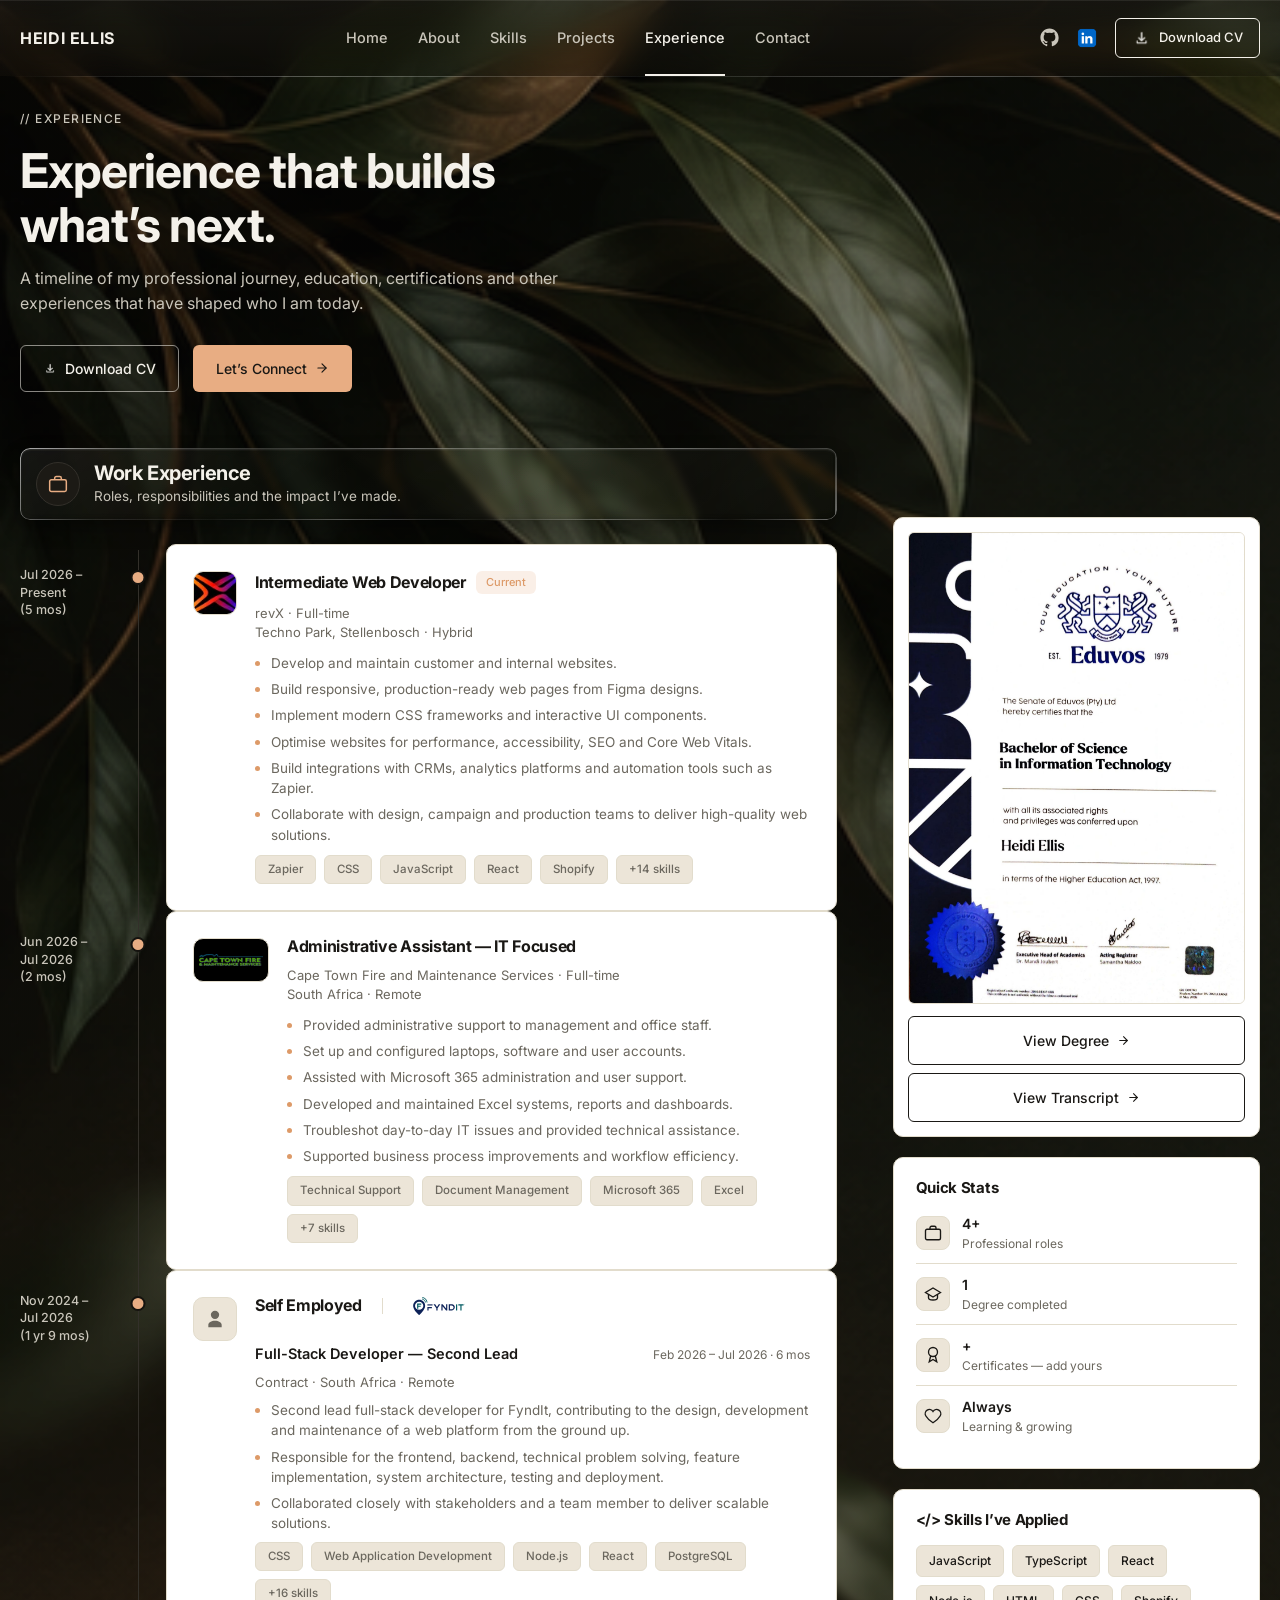
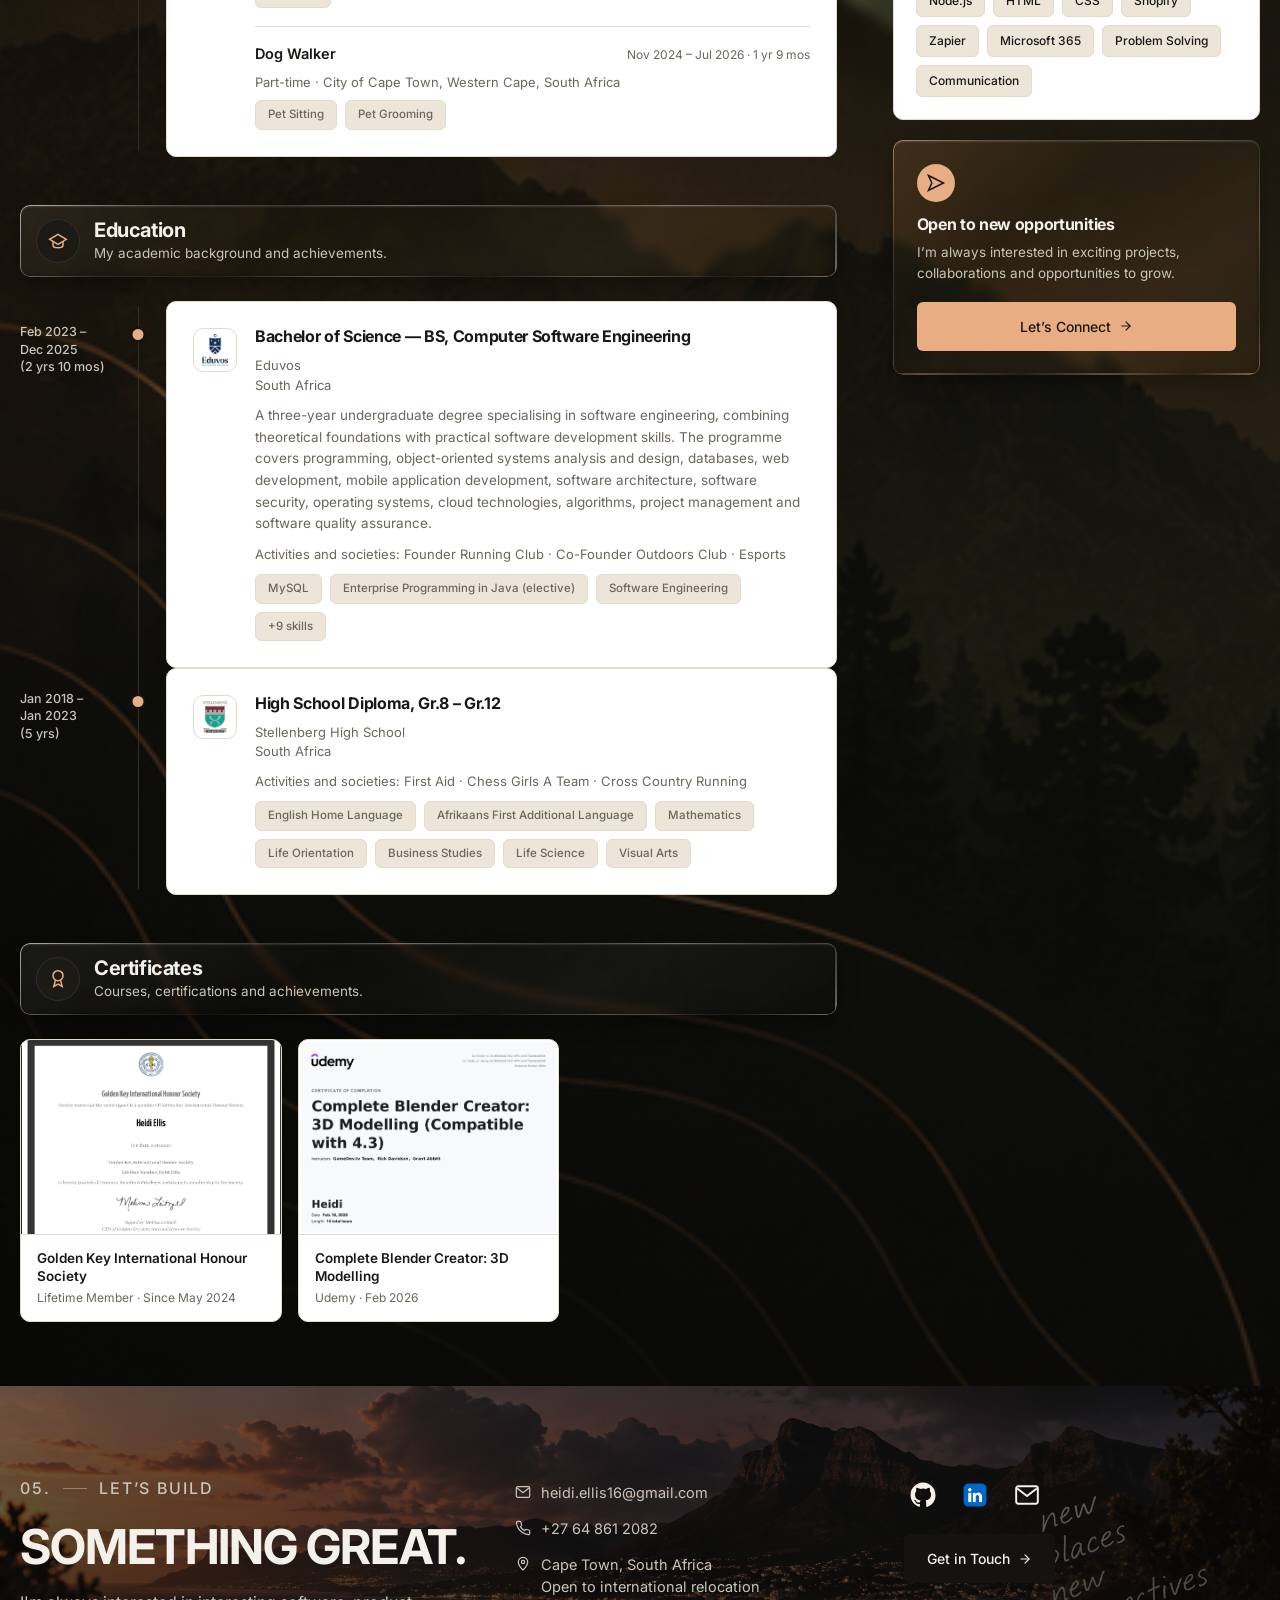
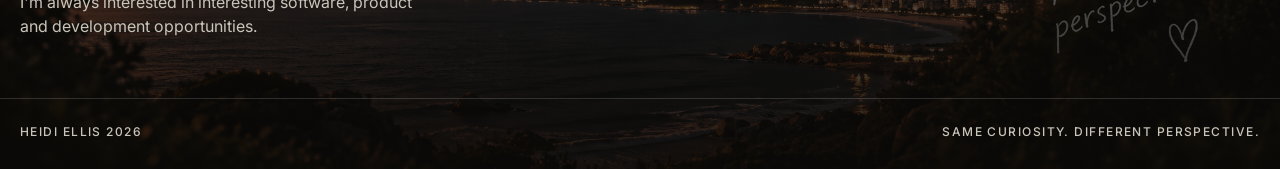
<file: experience.html>
<!DOCTYPE html>
<html lang="en">
<head>
<meta charset="UTF-8">
<meta name="viewport" content="width=device-width, initial-scale=1.0">
<title>Experience — Heidi Ellis</title>
<meta name="description" content="Heidi Ellis's professional journey, education, and certifications.">
<link rel="preconnect" href="https://fonts.googleapis.com">
<link rel="preconnect" href="https://fonts.gstatic.com" crossorigin>
<link href="https://fonts.googleapis.com/css2?family=Inter:wght@400;500;600;700&family=Cormorant+Garamond:ital,wght@0,500;0,600;1,500;1,600&display=swap" rel="stylesheet">
<link rel="stylesheet" href="css/style.css">
</head>
<body>

<header class="navbar" id="navbar">
  <div class="nav-inner">
    <a href="index.html" class="logo">HEIDI ELLIS</a>

    <nav class="nav-links" id="navLinks">
      <a href="index.html">Home</a>
      <a href="about.html">About</a>
      <a href="skills.html">Skills</a>
      <a href="projects.html">Projects</a>
      <a href="experience.html" class="active">Experience</a>
      <a href="contact.html">Contact</a>
    </nav>

    <div class="nav-actions">
      <a href="https://github.com/EllisHeidi" class="icon-link" aria-label="GitHub" target="_blank" rel="noopener">
        <svg width="19" height="19" viewBox="0 0 24 24" fill="currentColor"><path d="M12 .5C5.65.5.5 5.65.5 12c0 5.08 3.29 9.39 7.86 10.91.57.1.78-.25.78-.55 0-.27-.01-1.17-.02-2.12-3.2.7-3.88-1.36-3.88-1.36-.52-1.34-1.28-1.69-1.28-1.69-1.05-.72.08-.7.08-.7 1.16.08 1.77 1.19 1.77 1.19 1.03 1.77 2.71 1.26 3.37.96.1-.75.4-1.26.73-1.55-2.55-.29-5.24-1.28-5.24-5.69 0-1.26.45-2.29 1.19-3.09-.12-.29-.52-1.46.11-3.05 0 0 .97-.31 3.18 1.18a11 11 0 0 1 5.8 0c2.2-1.49 3.17-1.18 3.17-1.18.64 1.59.24 2.76.12 3.05.74.8 1.19 1.83 1.19 3.09 0 4.42-2.69 5.39-5.25 5.68.41.36.78 1.07.78 2.16 0 1.56-.01 2.82-.01 3.2 0 .3.2.66.79.55A10.52 10.52 0 0 0 23.5 12C23.5 5.65 18.35.5 12 .5Z"/></svg>
      </a>
      <a href="https://www.linkedin.com/in/heidi-ellis-011aa1264/" class="icon-link" aria-label="LinkedIn" target="_blank" rel="noopener">
        <img src="Assets/Images/Icons/linked in logo.webp" alt="LinkedIn" width="24" height="24" class="linkedin-icon">
      </a>
      <a href="Assets/Heidi_Ellis_CV_2026.pdf" class="btn btn-rect-outline btn-small" download>
        <img src="Assets/Images/Icons/download.png" alt="" width="19" height="19" class="download-icon">
        Download CV
      </a>
    </div>

    <button class="nav-toggle" id="navToggle" aria-label="Toggle menu" aria-expanded="false">
      <span></span><span></span><span></span>
    </button>
  </div>
</header>

<section class="section experience-page">
  <div class="container">
    <p class="eyebrow-slash">// EXPERIENCE</p>
    <h1>Experience that builds<br>what&rsquo;s next.</h1>
    <p class="experience-page-intro">A timeline of my professional journey, education, certifications and other experiences that have shaped who I am today.</p>
    <div class="experience-page-actions">
      <a href="Assets/Heidi_Ellis_CV_2026.pdf" class="btn btn-outline" download>
        <img src="Assets/Images/Icons/download.png" alt="" width="14" height="14" class="icon-invert">
        Download CV
      </a>
      <a href="contact.html" class="btn btn-accent">
        Let&rsquo;s Connect
        <svg width="14" height="14" viewBox="0 0 24 24" fill="none" stroke="currentColor" stroke-width="2" stroke-linecap="round" stroke-linejoin="round"><path d="M5 12h14"/><path d="m12 5 7 7-7 7"/></svg>
      </a>
    </div>

    <div class="experience-page-grid">
      <div class="experience-main">

        <div class="exp-section-head">
          <span class="exp-section-icon">
            <svg width="20" height="20" viewBox="0 0 24 24" fill="none" stroke="currentColor" stroke-width="1.8"><rect x="2" y="7" width="20" height="14" rx="2"/><path d="M8 7V5a2 2 0 0 1 2-2h4a2 2 0 0 1 2 2v2"/></svg>
          </span>
          <div>
            <h2>Work Experience</h2>
            <p>Roles, responsibilities and the impact I&rsquo;ve made.</p>
          </div>
        </div>

        <div class="exp-role-list exp-timeline-carousel">
          <article class="exp-role">
            <div class="exp-role-date">
              <p>Jul 2026 &ndash;<br>Present<br>(<span class="exp-duration" data-start="2026-07-01">3 mos</span>)</p>
            </div>
            <div class="exp-role-card">
              <div class="exp-role-logo exp-role-logo-img exp-role-logo-full">
                <img src="Assets/Images/Experience Images/RevX logo.png" alt="revX">
              </div>
              <div class="exp-role-body">
                <div class="exp-role-top">
                  <h3>Intermediate Web Developer</h3>
                  <span class="badge exp-badge-current">Current</span>
                </div>
                <p class="exp-role-meta">revX &middot; Full-time<br>Techno Park, Stellenbosch &middot; Hybrid</p>
                <ul class="exp-role-bullets">
                  <li>Develop and maintain customer and internal websites.</li>
                  <li>Build responsive, production-ready web pages from Figma designs.</li>
                  <li>Implement modern CSS frameworks and interactive UI components.</li>
                  <li>Optimise websites for performance, accessibility, SEO and Core Web Vitals.</li>
                  <li>Build integrations with CRMs, analytics platforms and automation tools such as Zapier.</li>
                  <li>Collaborate with design, campaign and production teams to deliver high-quality web solutions.</li>
                </ul>
                <div class="tags">
                  <span>Zapier</span><span>CSS</span><span>JavaScript</span><span>React</span><span>Shopify</span>
                  <span class="exp-tags-more">+14 skills</span>
                </div>
              </div>
            </div>
          </article>

          <article class="exp-role">
            <div class="exp-role-date">
              <p>Jun 2026 &ndash;<br>Jul 2026<br>(2 mos)</p>
            </div>
            <div class="exp-role-card">
              <div class="exp-role-logo exp-role-logo-img" style="width:76px;background:#000">
                <img src="Assets/Images/Experience Images/CTFMS.png" alt="Cape Town Fire and Maintenance Services">
              </div>
              <div class="exp-role-body">
                <div class="exp-role-top">
                  <h3>Administrative Assistant &mdash; IT Focused</h3>
                </div>
                <p class="exp-role-meta">Cape Town Fire and Maintenance Services &middot; Full-time<br>South Africa &middot; Remote</p>
                <ul class="exp-role-bullets">
                  <li>Provided administrative support to management and office staff.</li>
                  <li>Set up and configured laptops, software and user accounts.</li>
                  <li>Assisted with Microsoft 365 administration and user support.</li>
                  <li>Developed and maintained Excel systems, reports and dashboards.</li>
                  <li>Troubleshot day-to-day IT issues and provided technical assistance.</li>
                  <li>Supported business process improvements and workflow efficiency.</li>
                </ul>
                <div class="tags">
                  <span>Technical Support</span><span>Document Management</span><span>Microsoft 365</span><span>Excel</span>
                  <span class="exp-tags-more">+7 skills</span>
                </div>
              </div>
            </div>
          </article>

          <article class="exp-role">
            <div class="exp-role-date">
              <p>Nov 2024 &ndash;<br>Jul 2026<br>(1 yr 9 mos)</p>
            </div>
            <div class="exp-role-card">
              <div class="exp-role-logo exp-role-logo-placeholder">
                <svg width="20" height="20" viewBox="0 0 24 24" fill="currentColor"><path d="M12 12a5 5 0 1 0 0-10 5 5 0 0 0 0 10Zm0 2c-4.4 0-8 2.2-8 5v3h16v-3c0-2.8-3.6-5-8-5Z"/></svg>
              </div>
              <div class="exp-role-body">
                <div class="exp-role-top exp-role-group-head">
                  <h3>Self Employed</h3>
                  <span class="exp-role-divider"></span>
                  <span class="exp-subrole-brand">
                    <img src="Assets/Images/Experience Images/fyndit-logo.svg" alt="FyndIt" class="exp-subrole-logo">
                  </span>
                </div>

                <div class="exp-subroles">
                  <div class="exp-subrole">
                    <div class="exp-subrole-top">
                      <h4>Full-Stack Developer &mdash; Second Lead</h4>
                      <span class="exp-subrole-date">Feb 2026 &ndash; Jul 2026 &middot; 6 mos</span>
                    </div>
                    <p class="exp-role-meta">Contract &middot; South Africa &middot; Remote</p>
                    <ul class="exp-role-bullets">
                      <li>Second lead full-stack developer for FyndIt, contributing to the design, development and maintenance of a web platform from the ground up.</li>
                      <li>Responsible for the frontend, backend, technical problem solving, feature implementation, system architecture, testing and deployment.</li>
                      <li>Collaborated closely with stakeholders and a team member to deliver scalable solutions.</li>
                    </ul>
                    <div class="tags">
                      <span>CSS</span><span>Web Application Development</span><span>Node.js</span><span>React</span><span>PostgreSQL</span>
                      <span class="exp-tags-more">+16 skills</span>
                    </div>
                  </div>

                  <div class="exp-subrole">
                    <div class="exp-subrole-top">
                      <h4>Dog Walker</h4>
                      <span class="exp-subrole-date">Nov 2024 &ndash; Jul 2026 &middot; 1 yr 9 mos</span>
                    </div>
                    <p class="exp-role-meta">Part-time &middot; City of Cape Town, Western Cape, South Africa</p>
                    <div class="tags">
                      <span>Pet Sitting</span><span>Pet Grooming</span>
                    </div>
                  </div>
                </div>
              </div>
            </div>
          </article>
        </div>

        <div class="exp-section-head">
          <span class="exp-section-icon">
            <svg width="20" height="20" viewBox="0 0 24 24" fill="none" stroke="currentColor" stroke-width="1.8"><path d="M22 10 12 4 2 10l10 6 10-6Z"/><path d="M6 12v5c0 1.7 2.7 3 6 3s6-1.3 6-3v-5"/></svg>
          </span>
          <div>
            <h2>Education</h2>
            <p>My academic background and achievements.</p>
          </div>
        </div>

        <div class="exp-role-list exp-timeline-carousel">
          <article class="exp-role">
            <div class="exp-role-date">
              <p>Feb 2023 &ndash;<br>Dec 2025<br>(2 yrs 10 mos)</p>
            </div>
            <div class="exp-role-card">
              <div class="exp-role-logo exp-role-logo-img">
                <img src="Assets/Images/Experience Images/eduvos.png" alt="Eduvos">
              </div>
              <div class="exp-role-body">
                <div class="exp-role-top">
                  <h3>Bachelor of Science &mdash; BS, Computer Software Engineering</h3>
                </div>
                <p class="exp-role-meta">Eduvos<br>South Africa</p>
                <p class="exp-role-desc">A three-year undergraduate degree specialising in software engineering, combining theoretical foundations with practical software development skills. The programme covers programming, object-oriented systems analysis and design, databases, web development, mobile application development, software architecture, software security, operating systems, cloud technologies, algorithms, project management and software quality assurance.</p>
                <p class="exp-role-meta">Activities and societies: Founder Running Club &middot; Co-Founder Outdoors Club &middot; Esports</p>
                <div class="tags">
                  <span>MySQL</span><span>Enterprise Programming in Java (elective)</span><span>Software Engineering</span>
                  <span class="exp-tags-more">+9 skills</span>
                </div>
                <div class="exp-degree-actions">
                  <a href="Assets/Certificates/degree.pdf" target="_blank" rel="noopener" class="exp-degree-corner">
                    <img src="Assets/Certificates/degree.png" alt="Bachelor of Science in Information Technology degree certificate, Eduvos">
                    <span>Degree</span>
                  </a>
                  <a href="Assets/Certificates/Transcript.pdf" target="_blank" rel="noopener" class="exp-transcript-link">View Transcript
                    <svg width="13" height="13" viewBox="0 0 24 24" fill="none" stroke="currentColor" stroke-width="2" stroke-linecap="round" stroke-linejoin="round"><path d="M5 12h14"/><path d="m12 5 7 7-7 7"/></svg>
                  </a>
                </div>
              </div>
            </div>
          </article>

          <article class="exp-role">
            <div class="exp-role-date">
              <p>Jan 2018 &ndash;<br>Jan 2023<br>(5 yrs)</p>
            </div>
            <div class="exp-role-card">
              <div class="exp-role-logo exp-role-logo-img">
                <img src="Assets/Images/Experience Images/highscholl.png" alt="Stellenberg High School">
              </div>
              <div class="exp-role-body">
                <div class="exp-role-top">
                  <h3>High School Diploma, Gr.8 &ndash; Gr.12</h3>
                </div>
                <p class="exp-role-meta">Stellenberg High School<br>South Africa</p>
                <p class="exp-role-meta">Activities and societies: First Aid &middot; Chess Girls A Team &middot; Cross Country Running</p>
                <div class="tags">
                  <span>English Home Language</span><span>Afrikaans First Additional Language</span><span>Mathematics</span><span>Life Orientation</span><span>Business Studies</span><span>Life Science</span><span>Visual Arts</span>
                </div>
              </div>
            </div>
          </article>
        </div>

        <div class="exp-section-head">
          <span class="exp-section-icon">
            <svg width="20" height="20" viewBox="0 0 24 24" fill="none" stroke="currentColor" stroke-width="1.8"><circle cx="12" cy="8" r="6"/><path d="m9 13-2 8 5-3 5 3-2-8"/></svg>
          </span>
          <div>
            <h2>Certificates</h2>
            <p>Courses, certifications and achievements.</p>
          </div>
        </div>

        <div class="exp-cert-grid">
          <a href="Assets/Certificates/GK.pdf" target="_blank" rel="noopener" class="exp-cert-card">
            <img src="Assets/Certificates/gk.png" alt="Golden Key International Honour Society membership certificate">
            <div class="exp-cert-card-body">
              <h4>Golden Key International Honour Society</h4>
              <p>Lifetime Member &middot; Since May 2024</p>
            </div>
          </a>
          <a href="Assets/Certificates/blender certificate.pdf" target="_blank" rel="noopener" class="exp-cert-card">
            <img src="Assets/Certificates/blender.png" alt="Complete Blender Creator: 3D Modelling certificate of completion">
            <div class="exp-cert-card-body">
              <h4>Complete Blender Creator: 3D Modelling</h4>
              <p>Udemy &middot; Feb 2026</p>
            </div>
          </a>
        </div>

      </div>

      <aside class="experience-sidebar">

        <div class="exp-degree-card" style="margin-top:69px">
          <img src="Assets/Certificates/degree.png" alt="Bachelor of Science in Information Technology degree certificate, Eduvos">
          <div class="exp-degree-btn-row">
            <a href="Assets/Certificates/degree.pdf" target="_blank" rel="noopener" class="btn btn-outline-dark exp-degree-btn">
              View Degree
              <svg width="13" height="13" viewBox="0 0 24 24" fill="none" stroke="currentColor" stroke-width="2" stroke-linecap="round" stroke-linejoin="round"><path d="M5 12h14"/><path d="m12 5 7 7-7 7"/></svg>
            </a>
            <a href="Assets/Certificates/Transcript.pdf" target="_blank" rel="noopener" class="btn btn-outline-dark exp-degree-btn">
              View Transcript
              <svg width="13" height="13" viewBox="0 0 24 24" fill="none" stroke="currentColor" stroke-width="2" stroke-linecap="round" stroke-linejoin="round"><path d="M5 12h14"/><path d="m12 5 7 7-7 7"/></svg>
            </a>
          </div>
        </div>

        <div class="exp-stats-card">
          <h3>Quick Stats</h3>
          <div class="exp-stat">
            <span class="exp-stat-icon">
              <svg width="18" height="18" viewBox="0 0 24 24" fill="none" stroke="currentColor" stroke-width="1.8"><rect x="2" y="7" width="20" height="14" rx="2"/><path d="M8 7V5a2 2 0 0 1 2-2h4a2 2 0 0 1 2 2v2"/></svg>
            </span>
            <p>4+ <span>Professional roles</span></p>
          </div>
          <div class="exp-stat">
            <span class="exp-stat-icon">
              <svg width="18" height="18" viewBox="0 0 24 24" fill="none" stroke="currentColor" stroke-width="1.8"><path d="M22 10 12 4 2 10l10 6 10-6Z"/><path d="M6 12v5c0 1.7 2.7 3 6 3s6-1.3 6-3v-5"/></svg>
            </span>
            <p>1 <span>Degree completed</span></p>
          </div>
          <div class="exp-stat">
            <span class="exp-stat-icon">
              <svg width="18" height="18" viewBox="0 0 24 24" fill="none" stroke="currentColor" stroke-width="1.8"><circle cx="12" cy="8" r="6"/><path d="m9 13-2 8 5-3 5 3-2-8"/></svg>
            </span>
            <p>+ <span>Certificates &mdash; add yours</span></p>
          </div>
          <div class="exp-stat">
            <span class="exp-stat-icon">
              <svg width="18" height="18" viewBox="0 0 24 24" fill="none" stroke="currentColor" stroke-width="1.8"><path d="M12 21s-7-4.5-9.5-9A5.5 5.5 0 0 1 12 6a5.5 5.5 0 0 1 9.5 6c-2.5 4.5-9.5 9-9.5 9Z"/></svg>
            </span>
            <p>Always <span>Learning &amp; growing</span></p>
          </div>
        </div>

        <div class="exp-skills-card">
          <h3>&lt;/&gt; Skills I&rsquo;ve Applied</h3>
          <div class="exp-skills-tags">
            <span>JavaScript</span><span>TypeScript</span><span>React</span>
            <span>Node.js</span><span>HTML</span><span>CSS</span>
            <span>Shopify</span><span>Zapier</span><span>Microsoft 365</span>
            <span>Problem Solving</span><span>Communication</span>
          </div>
        </div>

        <div class="exp-cta-card">
          <span class="exp-cta-icon">
            <svg width="20" height="20" viewBox="0 0 24 24" fill="none" stroke="currentColor" stroke-width="1.8"><path d="m3 3 18 9-18 9 4-9-4-9Z"/></svg>
          </span>
          <h3>Open to new opportunities</h3>
          <p>I&rsquo;m always interested in exciting projects, collaborations and opportunities to grow.</p>
          <a href="contact.html" class="btn btn-accent">
            Let&rsquo;s Connect
            <svg width="14" height="14" viewBox="0 0 24 24" fill="none" stroke="currentColor" stroke-width="2" stroke-linecap="round" stroke-linejoin="round"><path d="M5 12h14"/><path d="m12 5 7 7-7 7"/></svg>
          </a>
        </div>
      </aside>
    </div>
  </div>
</section>

<footer class="footer" id="contact">
  <img src="Assets/Images/footer.png" alt="Coastal view of Cape Town at dusk" class="footer-img">
  <div class="footer-scrim"></div>

  <div class="footer-content">
    <div class="container footer-grid">
      <div class="footer-intro">
        <p class="eyebrow eyebrow-light">05. <span class="eyebrow-line"></span> LET&rsquo;S BUILD</p>
        <h2>SOMETHING GREAT.</h2>
        <p>I'm always interested in interesting software, product and development opportunities.</p>
      </div>

      <div class="footer-contact">
        <a href="mailto:heidi.ellis16@gmail.com">
          <svg width="16" height="16" viewBox="0 0 24 24" fill="none" stroke="currentColor" stroke-width="1.8"><rect x="2" y="4" width="20" height="16" rx="2"/><path d="m3 6 9 7 9-7"/></svg>
          heidi.ellis16@gmail.com
        </a>
        <a href="tel:+27648612082">
          <svg width="16" height="16" viewBox="0 0 24 24" fill="none" stroke="currentColor" stroke-width="1.8"><path d="M22 16.9v3a2 2 0 0 1-2.2 2 19.8 19.8 0 0 1-8.6-3 19.5 19.5 0 0 1-6-6 19.8 19.8 0 0 1-3-8.7A2 2 0 0 1 4.1 2h3a2 2 0 0 1 2 1.7c.1 1 .3 2 .7 3a2 2 0 0 1-.4 2.1L8.1 10a16 16 0 0 0 6 6l1.2-1.3a2 2 0 0 1 2.1-.4c1 .4 2 .6 3 .7a2 2 0 0 1 1.6 2Z"/></svg>
          +27 64 861 2082
        </a>
        <p class="footer-loc">
          <svg width="16" height="16" viewBox="0 0 24 24" fill="none" stroke="currentColor" stroke-width="1.8"><path d="M12 21s7-6.5 7-12a7 7 0 1 0-14 0c0 5.5 7 12 7 12Z"/><circle cx="12" cy="9" r="2.5"/></svg>
          Cape Town, South Africa<br>Open to international relocation
        </p>
      </div>

      <div class="footer-cta">
        <div class="footer-socials">
          <a href="https://github.com/EllisHeidi" aria-label="GitHub" target="_blank" rel="noopener">
            <svg width="26" height="26" viewBox="0 0 24 24" fill="currentColor"><path d="M12 .5C5.65.5.5 5.65.5 12c0 5.08 3.29 9.39 7.86 10.91.57.1.78-.25.78-.55 0-.27-.01-1.17-.02-2.12-3.2.7-3.88-1.36-3.88-1.36-.52-1.34-1.28-1.69-1.28-1.69-1.05-.72.08-.7.08-.7 1.16.08 1.77 1.19 1.77 1.19 1.03 1.77 2.71 1.26 3.37.96.1-.75.4-1.26.73-1.55-2.55-.29-5.24-1.28-5.24-5.69 0-1.26.45-2.29 1.19-3.09-.12-.29-.52-1.46.11-3.05 0 0 .97-.31 3.18 1.18a11 11 0 0 1 5.8 0c2.2-1.49 3.17-1.18 3.17-1.18.64 1.59.24 2.76.12 3.05.74.8 1.19 1.83 1.19 3.09 0 4.42-2.69 5.39-5.25 5.68.41.36.78 1.07.78 2.16 0 1.56-.01 2.82-.01 3.2 0 .3.2.66.79.55A10.52 10.52 0 0 0 23.5 12C23.5 5.65 18.35.5 12 .5Z"/></svg>
          </a>
          <a href="https://www.linkedin.com/in/heidi-ellis-011aa1264/" aria-label="LinkedIn" target="_blank" rel="noopener">
            <img src="Assets/Images/Icons/linked in logo.webp" alt="LinkedIn" width="30" height="30" class="linkedin-icon">
          </a>
          <a href="mailto:heidi.ellis16@gmail.com" aria-label="Email">
            <svg width="26" height="26" viewBox="0 0 24 24" fill="none" stroke="currentColor" stroke-width="1.8"><rect x="2" y="4" width="20" height="16" rx="2"/><path d="m3 6 9 7 9-7"/></svg>
          </a>
        </div>
        <a href="mailto:heidi.ellis16@gmail.com" class="btn btn-dark">
          Get in Touch
          <svg width="14" height="14" viewBox="0 0 24 24" fill="none" stroke="currentColor" stroke-width="2" stroke-linecap="round" stroke-linejoin="round"><path d="M5 12h14"/><path d="m12 5 7 7-7 7"/></svg>
        </a>
      </div>
    </div>

    <div class="footer-bottom container">
      <span>HEIDI ELLIS 2026</span>
      <span>SAME CURIOSITY. DIFFERENT PERSPECTIVE.</span>
    </div>
  </div>
</footer>

<script src="js/script.js"></script>
<script>
(function () {
  function formatDuration(start, end) {
    var years = end.getFullYear() - start.getFullYear();
    var months = end.getMonth() - start.getMonth();
    if (end.getDate() < start.getDate()) months--;
    var total = years * 12 + months;
    if (total < 0) total = 0;
    var y = Math.floor(total / 12);
    var m = total % 12;
    var parts = [];
    if (y > 0) parts.push(y + (y === 1 ? ' yr' : ' yrs'));
    if (m > 0 || parts.length === 0) parts.push(m + (m === 1 ? ' mo' : ' mos'));
    return parts.join(' ');
  }

  document.querySelectorAll('.exp-duration[data-start]').forEach(function (el) {
    var start = new Date(el.dataset.start);
    if (isNaN(start)) return;
    el.textContent = formatDuration(start, new Date());
  });

  function setCarouselLineWidth() {
    document.querySelectorAll('.exp-timeline-carousel').forEach(function (el) {
      el.style.setProperty('--carousel-line-width', el.scrollWidth + 'px');
    });
  }
  setCarouselLineWidth();
  window.addEventListener('resize', setCarouselLineWidth);
})();
</script>
</body>
</html>
</file>
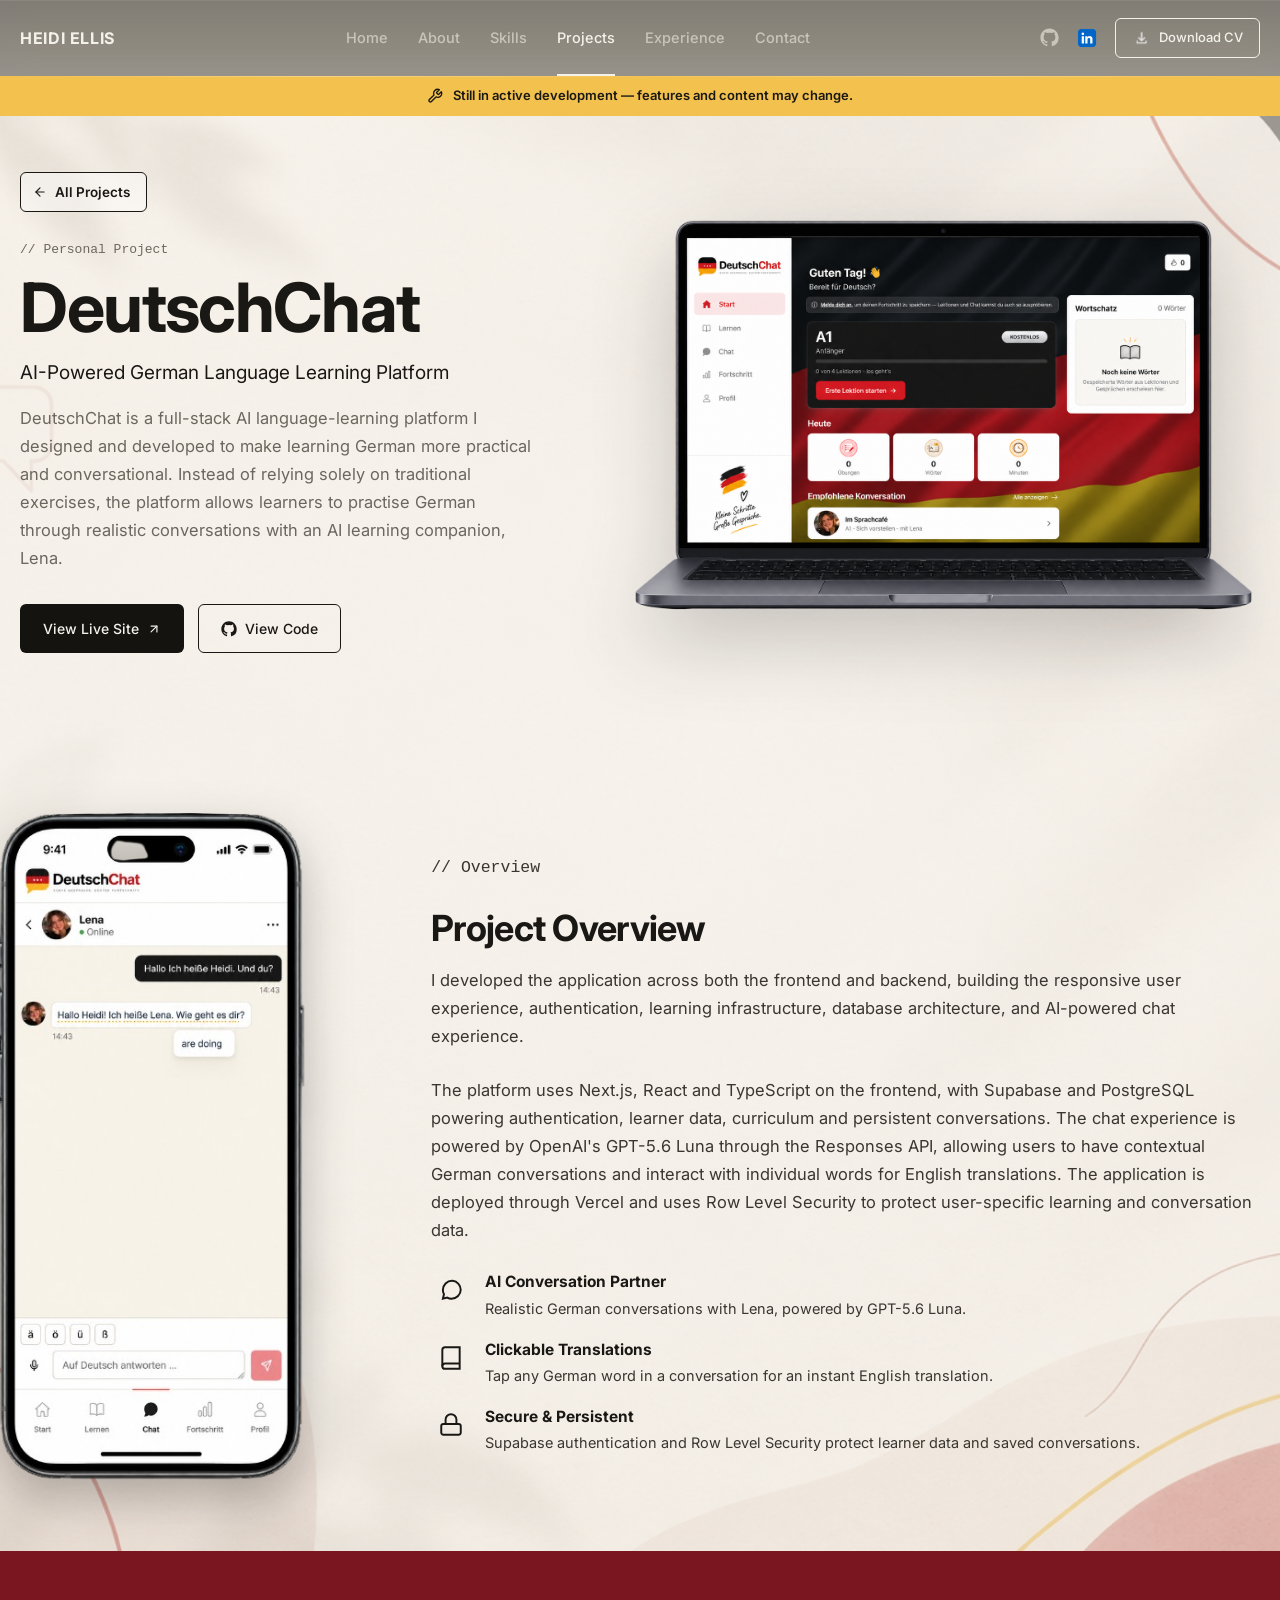
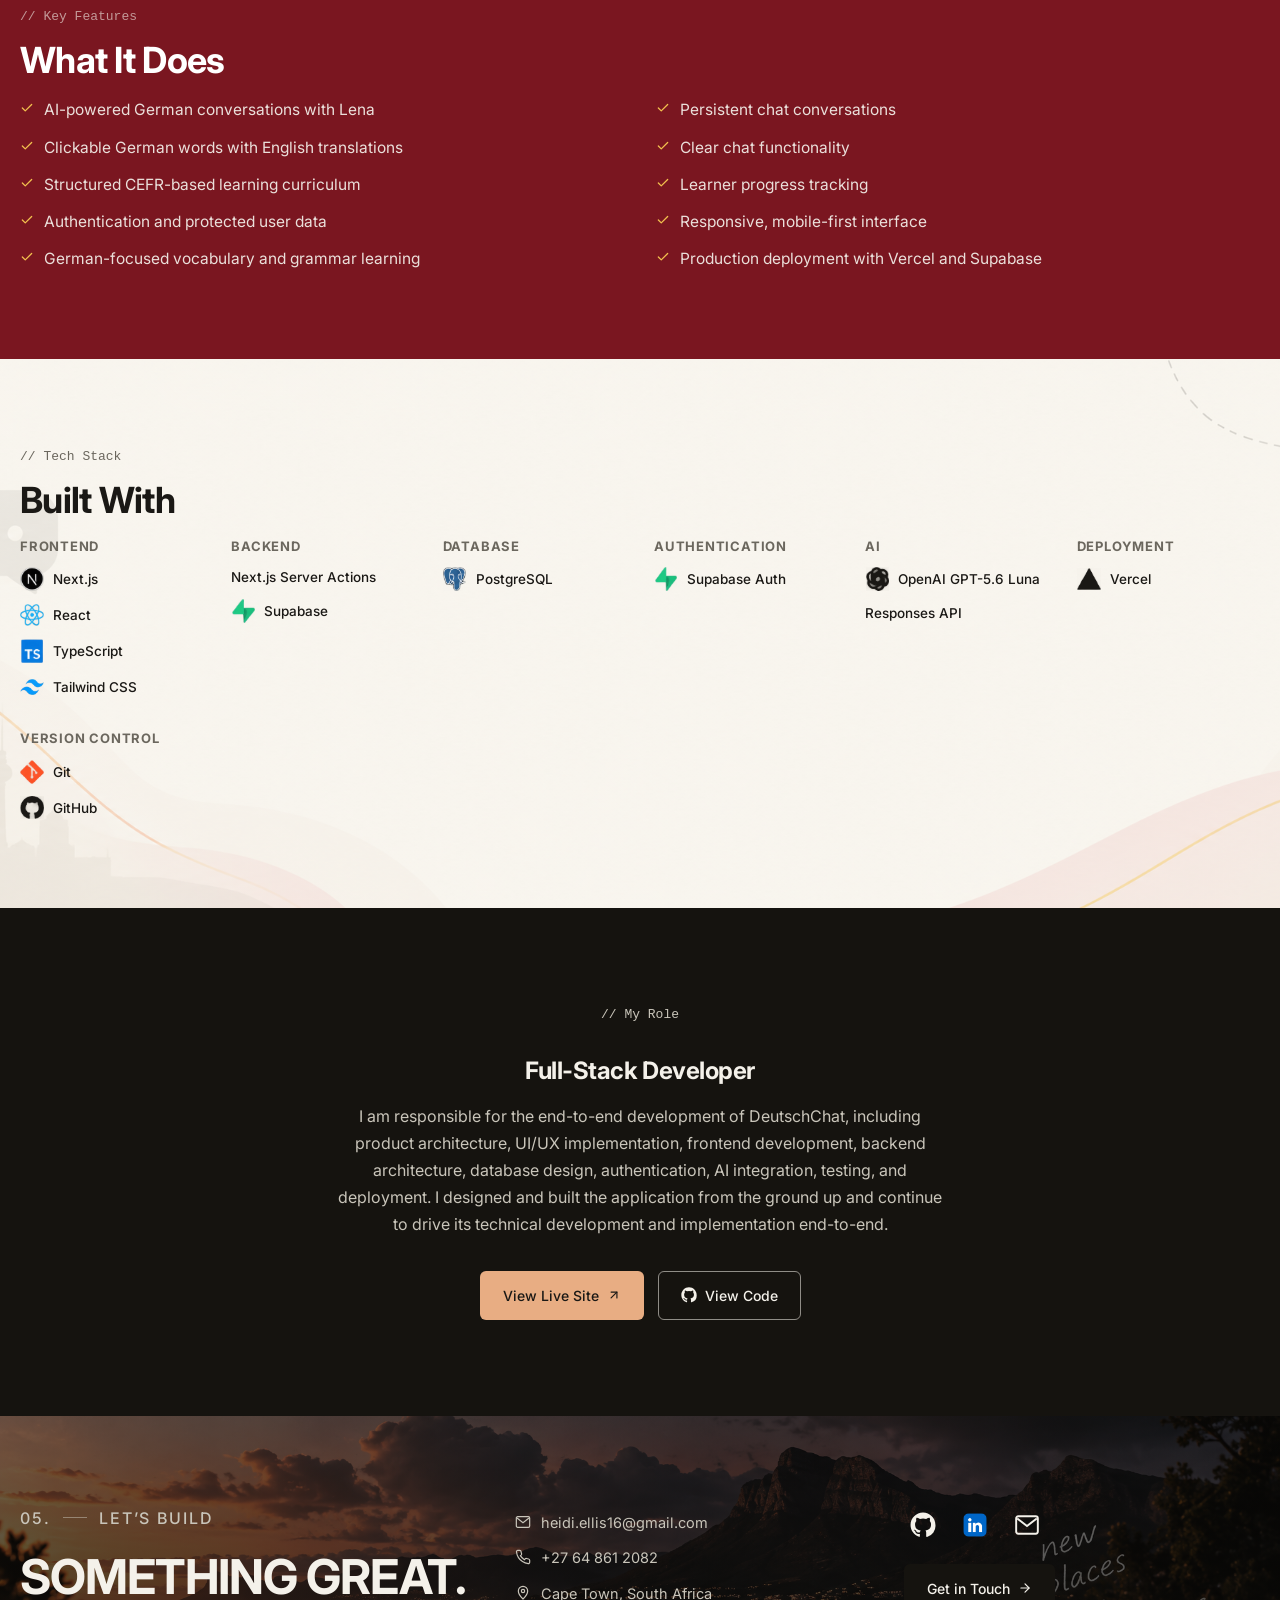
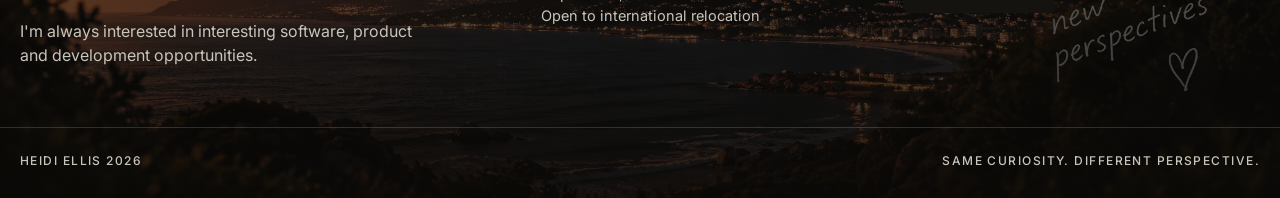
<file: project-deutschchat.html>
<!DOCTYPE html>
<html lang="en">
<head>
<meta charset="UTF-8">
<meta name="viewport" content="width=device-width, initial-scale=1.0">
<title>DeutschChat — Heidi Ellis</title>
<meta name="description" content="An AI-powered German learning platform designed around real conversations, translations, lessons and progress tracking.">
<link rel="preconnect" href="https://fonts.googleapis.com">
<link rel="preconnect" href="https://fonts.gstatic.com" crossorigin>
<link href="https://fonts.googleapis.com/css2?family=Inter:wght@400;500;600;700&family=Cormorant+Garamond:ital,wght@0,500;0,600;1,500;1,600&display=swap" rel="stylesheet">
<link rel="stylesheet" href="css/style.css">
</head>
<body>

<header class="navbar" id="navbar">
  <div class="nav-inner">
    <a href="index.html" class="logo">HEIDI ELLIS</a>

    <nav class="nav-links" id="navLinks">
      <a href="index.html">Home</a>
      <a href="about.html">About</a>
      <a href="skills.html">Skills</a>
      <a href="projects.html" class="active">Projects</a>
      <a href="experience.html">Experience</a>
      <a href="contact.html">Contact</a>
    </nav>

    <div class="nav-actions">
      <a href="https://github.com/EllisHeidi" class="icon-link" aria-label="GitHub" target="_blank" rel="noopener">
        <svg width="19" height="19" viewBox="0 0 24 24" fill="currentColor"><path d="M12 .5C5.65.5.5 5.65.5 12c0 5.08 3.29 9.39 7.86 10.91.57.1.78-.25.78-.55 0-.27-.01-1.17-.02-2.12-3.2.7-3.88-1.36-3.88-1.36-.52-1.34-1.28-1.69-1.28-1.69-1.05-.72.08-.7.08-.7 1.16.08 1.77 1.19 1.77 1.19 1.03 1.77 2.71 1.26 3.37.96.1-.75.4-1.26.73-1.55-2.55-.29-5.24-1.28-5.24-5.69 0-1.26.45-2.29 1.19-3.09-.12-.29-.52-1.46.11-3.05 0 0 .97-.31 3.18 1.18a11 11 0 0 1 5.8 0c2.2-1.49 3.17-1.18 3.17-1.18.64 1.59.24 2.76.12 3.05.74.8 1.19 1.83 1.19 3.09 0 4.42-2.69 5.39-5.25 5.68.41.36.78 1.07.78 2.16 0 1.56-.01 2.82-.01 3.2 0 .3.2.66.79.55A10.52 10.52 0 0 0 23.5 12C23.5 5.65 18.35.5 12 .5Z"/></svg>
      </a>
      <a href="https://www.linkedin.com/in/heidi-ellis-011aa1264/" class="icon-link" aria-label="LinkedIn" target="_blank" rel="noopener">
        <img src="Assets/Images/Icons/linked in logo.webp" alt="LinkedIn" width="24" height="24" class="linkedin-icon">
      </a>
      <a href="Assets/Heidi_Ellis_CV_2026.pdf" class="btn btn-rect-outline btn-small" download>
        <img src="Assets/Images/Icons/download.png" alt="" width="19" height="19" class="download-icon">
        Download CV
      </a>
    </div>

    <button class="nav-toggle" id="navToggle" aria-label="Toggle menu" aria-expanded="false">
      <span></span><span></span><span></span>
    </button>
  </div>
</header>

<div class="case-page">
  <div class="case-dev-banner">
    <svg width="16" height="16" viewBox="0 0 24 24" fill="none" stroke="currentColor" stroke-width="2" stroke-linecap="round" stroke-linejoin="round"><path d="M14.7 6.3a1 1 0 0 0 0 1.4l1.6 1.6a1 1 0 0 0 1.4 0l3.77-3.77a6 6 0 0 1-7.94 7.94l-6.91 6.91a2.12 2.12 0 0 1-3-3l6.91-6.91a6 6 0 0 1 7.94-7.94l-3.76 3.76Z"/></svg>
    Still in active development — features and content may change.
  </div>
  <div class="case-page-wrapper">
  <div class="case-top-bg case-top-bg-dc">

  <section class="case-hero">
    <div class="container case-hero-grid">
      <div class="case-hero-text">
        <a href="projects.html" class="project-back-link">
          <svg width="14" height="14" viewBox="0 0 24 24" fill="none" stroke="currentColor" stroke-width="2" stroke-linecap="round" stroke-linejoin="round"><path d="M19 12H5"/><path d="m12 19-7-7 7-7"/></svg>
          All Projects
        </a>
        <p class="case-eyebrow">// Personal Project</p>
        <h1 class="case-title">DeutschChat</h1>
        <p class="case-lede">AI-Powered German Language Learning Platform</p>
        <p class="case-body">DeutschChat is a full-stack AI language-learning platform I designed and developed to make learning German more practical and conversational. Instead of relying solely on traditional exercises, the platform allows learners to practise German through realistic conversations with an AI learning companion, Lena.</p>
        <div class="case-buttons">
          <a href="https://deutsch-chat-eta.vercel.app/" class="btn btn-dark" target="_blank" rel="noopener">
            View Live Site
            <svg width="14" height="14" viewBox="0 0 24 24" fill="none" stroke="currentColor" stroke-width="2" stroke-linecap="round" stroke-linejoin="round"><path d="M7 17 17 7"/><path d="M7 7h10v10"/></svg>
          </a>
          <a href="https://github.com/EllisHeidi/DeutschChat" class="btn btn-outline-dark" target="_blank" rel="noopener">
            <svg width="16" height="16" viewBox="0 0 24 24" fill="currentColor"><path d="M12 .5C5.65.5.5 5.65.5 12c0 5.08 3.29 9.39 7.86 10.91.57.1.78-.25.78-.55 0-.27-.01-1.17-.02-2.12-3.2.7-3.88-1.36-3.88-1.36-.52-1.34-1.28-1.69-1.28-1.69-1.05-.72.08-.7.08-.7 1.16.08 1.77 1.19 1.77 1.19 1.03 1.77 2.71 1.26 3.37.96.1-.75.4-1.26.73-1.55-2.55-.29-5.24-1.28-5.24-5.69 0-1.26.45-2.29 1.19-3.09-.12-.29-.52-1.46.11-3.05 0 0 .97-.31 3.18 1.18a11 11 0 0 1 5.8 0c2.2-1.49 3.17-1.18 3.17-1.18.64 1.59.24 2.76.12 3.05.74.8 1.19 1.83 1.19 3.09 0 4.42-2.69 5.39-5.25 5.68.41.36.78 1.07.78 2.16 0 1.56-.01 2.82-.01 3.2 0 .3.2.66.79.55A10.52 10.52 0 0 0 23.5 12C23.5 5.65 18.35.5 12 .5Z"/></svg>
            View Code
          </a>
        </div>
      </div>
      <div class="case-hero-media">
        <div class="case-laptop">
          <img src="Assets/Images/DC/dc laptop.png" alt="DeutschChat dashboard showing today's progress and a suggested conversation">
        </div>
      </div>
    </div>
  </section>

  <section class="case-section case-overview">
    <div class="container case-overview-grid">
      <div class="case-overview-media">
        <img src="Assets/Images/DC/42725d9a-1d07-4213-93a1-72dfd751d566.png" alt="DeutschChat conversation screen with an AI chat partner replying in German" class="case-overview-phone">
      </div>
      <div class="case-overview-text">
        <p class="case-eyebrow">// Overview</p>
        <h2>Project Overview</h2>
        <p>I developed the application across both the frontend and backend, building the responsive user experience, authentication, learning infrastructure, database architecture, and AI-powered chat experience.</p>
        <p>The platform uses Next.js, React and TypeScript on the frontend, with Supabase and PostgreSQL powering authentication, learner data, curriculum and persistent conversations. The chat experience is powered by OpenAI's GPT-5.6 Luna through the Responses API, allowing users to have contextual German conversations and interact with individual words for English translations. The application is deployed through Vercel and uses Row Level Security to protect user-specific learning and conversation data.</p>
        <ul class="case-highlights">
          <li>
            <span class="case-highlight-icon">
              <svg width="16" height="16" viewBox="0 0 24 24" fill="none" stroke="currentColor" stroke-width="1.8"><path d="M21 11.5a8.5 8.5 0 0 1-8.5 8.5 8.4 8.4 0 0 1-4-1l-4 1 1-4a8.4 8.4 0 0 1-1-4 8.5 8.5 0 0 1 8.5-8.5h.5a8.5 8.5 0 0 1 7.5 8.5Z"/></svg>
            </span>
            <span><strong>AI Conversation Partner</strong><span>Realistic German conversations with Lena, powered by GPT-5.6 Luna.</span></span>
          </li>
          <li>
            <span class="case-highlight-icon">
              <svg width="16" height="16" viewBox="0 0 24 24" fill="none" stroke="currentColor" stroke-width="1.8"><path d="M4 19.5A2.5 2.5 0 0 1 6.5 17H20"/><path d="M6.5 2H20v20H6.5A2.5 2.5 0 0 1 4 19.5v-15A2.5 2.5 0 0 1 6.5 2Z"/></svg>
            </span>
            <span><strong>Clickable Translations</strong><span>Tap any German word in a conversation for an instant English translation.</span></span>
          </li>
          <li>
            <span class="case-highlight-icon">
              <svg width="16" height="16" viewBox="0 0 24 24" fill="none" stroke="currentColor" stroke-width="1.8"><rect x="3" y="11" width="18" height="10" rx="2"/><path d="M7 11V7a5 5 0 0 1 10 0v4"/></svg>
            </span>
            <span><strong>Secure & Persistent</strong><span>Supabase authentication and Row Level Security protect learner data and saved conversations.</span></span>
          </li>
        </ul>
      </div>
    </div>
  </section>

  </div>
  </div>

  <section class="case-section case-contrib case-contrib-dc">
    <div class="container">
      <p class="case-eyebrow">// Key Features</p>
      <h2>What It Does</h2>
      <div class="case-contrib-grid">
        <div class="case-contrib-item"><svg width="14" height="14" viewBox="0 0 24 24" fill="none" stroke="currentColor" stroke-width="2.2" stroke-linecap="round" stroke-linejoin="round"><path d="M20 6 9 17l-5-5"/></svg><span>AI-powered German conversations with Lena</span></div>
        <div class="case-contrib-item"><svg width="14" height="14" viewBox="0 0 24 24" fill="none" stroke="currentColor" stroke-width="2.2" stroke-linecap="round" stroke-linejoin="round"><path d="M20 6 9 17l-5-5"/></svg><span>Persistent chat conversations</span></div>
        <div class="case-contrib-item"><svg width="14" height="14" viewBox="0 0 24 24" fill="none" stroke="currentColor" stroke-width="2.2" stroke-linecap="round" stroke-linejoin="round"><path d="M20 6 9 17l-5-5"/></svg><span>Clickable German words with English translations</span></div>
        <div class="case-contrib-item"><svg width="14" height="14" viewBox="0 0 24 24" fill="none" stroke="currentColor" stroke-width="2.2" stroke-linecap="round" stroke-linejoin="round"><path d="M20 6 9 17l-5-5"/></svg><span>Clear chat functionality</span></div>
        <div class="case-contrib-item"><svg width="14" height="14" viewBox="0 0 24 24" fill="none" stroke="currentColor" stroke-width="2.2" stroke-linecap="round" stroke-linejoin="round"><path d="M20 6 9 17l-5-5"/></svg><span>Structured CEFR-based learning curriculum</span></div>
        <div class="case-contrib-item"><svg width="14" height="14" viewBox="0 0 24 24" fill="none" stroke="currentColor" stroke-width="2.2" stroke-linecap="round" stroke-linejoin="round"><path d="M20 6 9 17l-5-5"/></svg><span>Learner progress tracking</span></div>
        <div class="case-contrib-item"><svg width="14" height="14" viewBox="0 0 24 24" fill="none" stroke="currentColor" stroke-width="2.2" stroke-linecap="round" stroke-linejoin="round"><path d="M20 6 9 17l-5-5"/></svg><span>Authentication and protected user data</span></div>
        <div class="case-contrib-item"><svg width="14" height="14" viewBox="0 0 24 24" fill="none" stroke="currentColor" stroke-width="2.2" stroke-linecap="round" stroke-linejoin="round"><path d="M20 6 9 17l-5-5"/></svg><span>Responsive, mobile-first interface</span></div>
        <div class="case-contrib-item"><svg width="14" height="14" viewBox="0 0 24 24" fill="none" stroke="currentColor" stroke-width="2.2" stroke-linecap="round" stroke-linejoin="round"><path d="M20 6 9 17l-5-5"/></svg><span>German-focused vocabulary and grammar learning</span></div>
        <div class="case-contrib-item"><svg width="14" height="14" viewBox="0 0 24 24" fill="none" stroke="currentColor" stroke-width="2.2" stroke-linecap="round" stroke-linejoin="round"><path d="M20 6 9 17l-5-5"/></svg><span>Production deployment with Vercel and Supabase</span></div>
      </div>
    </div>
  </section>

  <section class="case-section case-tech case-tech-dc">
    <div class="container">
      <p class="case-eyebrow">// Tech Stack</p>
      <h2>Built With</h2>
      <div class="case-tech-groups">
        <div class="case-tech-group">
          <h3>Frontend</h3>
          <div class="tags">
            <span><img src="Assets/Images/Skills Icons/Next.js.png" alt="">Next.js</span>
            <span><img src="Assets/Images/Skills Icons/React.png" alt="">React</span>
            <span><img src="Assets/Images/Skills Icons/TypeScript.png" alt="">TypeScript</span>
            <span><img src="Assets/Images/Skills Icons/Tailwind CSS.png" alt="">Tailwind CSS</span>
          </div>
        </div>
        <div class="case-tech-group">
          <h3>Backend</h3>
          <div class="tags">
            <span>Next.js Server Actions</span>
            <span><img src="Assets/Images/Skills Icons/Supabase.png" alt="">Supabase</span>
          </div>
        </div>
        <div class="case-tech-group">
          <h3>Database</h3>
          <div class="tags"><span><img src="Assets/Images/Skills Icons/PostgreSQL.png" alt="">PostgreSQL</span></div>
        </div>
        <div class="case-tech-group">
          <h3>Authentication</h3>
          <div class="tags"><span><img src="Assets/Images/Skills Icons/Supabase.png" alt="">Supabase Auth</span></div>
        </div>
        <div class="case-tech-group">
          <h3>AI</h3>
          <div class="tags">
            <span><img src="Assets/Images/Skills Icons/OpenAI API-dark.png" alt="">OpenAI GPT-5.6 Luna</span>
            <span>Responses API</span>
          </div>
        </div>
        <div class="case-tech-group">
          <h3>Deployment</h3>
          <div class="tags"><span><img src="Assets/Images/Skills Icons/Vercel-dark.png" alt="">Vercel</span></div>
        </div>
        <div class="case-tech-group">
          <h3>Version Control</h3>
          <div class="tags">
            <span><img src="Assets/Images/Skills Icons/Git.png" alt="">Git</span>
            <span><img src="Assets/Images/Skills Icons/GitHub-dark.png" alt="">GitHub</span>
          </div>
        </div>
      </div>
    </div>
  </section>

  <section class="case-cta">
    <div class="container case-cta-inner">
      <p class="case-eyebrow">// My Role</p>
      <h2>Full-Stack Developer</h2>
      <p>I am responsible for the end-to-end development of DeutschChat, including product architecture, UI/UX implementation, frontend development, backend architecture, database design, authentication, AI integration, testing, and deployment. I designed and built the application from the ground up and continue to drive its technical development and implementation end-to-end.</p>
      <div class="case-buttons">
        <a href="https://deutsch-chat-eta.vercel.app/" class="btn btn-accent" target="_blank" rel="noopener">
          View Live Site
          <svg width="14" height="14" viewBox="0 0 24 24" fill="none" stroke="currentColor" stroke-width="2" stroke-linecap="round" stroke-linejoin="round"><path d="M7 17 17 7"/><path d="M7 7h10v10"/></svg>
        </a>
        <a href="https://github.com/EllisHeidi/DeutschChat" class="btn btn-outline" target="_blank" rel="noopener">
          <svg width="16" height="16" viewBox="0 0 24 24" fill="currentColor"><path d="M12 .5C5.65.5.5 5.65.5 12c0 5.08 3.29 9.39 7.86 10.91.57.1.78-.25.78-.55 0-.27-.01-1.17-.02-2.12-3.2.7-3.88-1.36-3.88-1.36-.52-1.34-1.28-1.69-1.28-1.69-1.05-.72.08-.7.08-.7 1.16.08 1.77 1.19 1.77 1.19 1.03 1.77 2.71 1.26 3.37.96.1-.75.4-1.26.73-1.55-2.55-.29-5.24-1.28-5.24-5.69 0-1.26.45-2.29 1.19-3.09-.12-.29-.52-1.46.11-3.05 0 0 .97-.31 3.18 1.18a11 11 0 0 1 5.8 0c2.2-1.49 3.17-1.18 3.17-1.18.64 1.59.24 2.76.12 3.05.74.8 1.19 1.83 1.19 3.09 0 4.42-2.69 5.39-5.25 5.68.41.36.78 1.07.78 2.16 0 1.56-.01 2.82-.01 3.2 0 .3.2.66.79.55A10.52 10.52 0 0 0 23.5 12C23.5 5.65 18.35.5 12 .5Z"/></svg>
          View Code
        </a>
      </div>
    </div>
  </section>

  <footer class="footer" id="contact">
    <img src="Assets/Images/footer.png" alt="Coastal view of Cape Town at dusk" class="footer-img">
    <div class="footer-scrim"></div>

    <div class="footer-content">
      <div class="container footer-grid">
        <div class="footer-intro">
          <p class="eyebrow eyebrow-light">05. <span class="eyebrow-line"></span> LET&rsquo;S BUILD</p>
          <h2>SOMETHING GREAT.</h2>
          <p>I'm always interested in interesting software, product and development opportunities.</p>
        </div>

        <div class="footer-contact">
          <a href="mailto:heidi.ellis16@gmail.com">
            <svg width="16" height="16" viewBox="0 0 24 24" fill="none" stroke="currentColor" stroke-width="1.8"><rect x="2" y="4" width="20" height="16" rx="2"/><path d="m3 6 9 7 9-7"/></svg>
            heidi.ellis16@gmail.com
          </a>
          <a href="tel:+27648612082">
            <svg width="16" height="16" viewBox="0 0 24 24" fill="none" stroke="currentColor" stroke-width="1.8"><path d="M22 16.9v3a2 2 0 0 1-2.2 2 19.8 19.8 0 0 1-8.6-3 19.5 19.5 0 0 1-6-6 19.8 19.8 0 0 1-3-8.7A2 2 0 0 1 4.1 2h3a2 2 0 0 1 2 1.7c.1 1 .3 2 .7 3a2 2 0 0 1-.4 2.1L8.1 10a16 16 0 0 0 6 6l1.2-1.3a2 2 0 0 1 2.1-.4c1 .4 2 .6 3 .7a2 2 0 0 1 1.6 2Z"/></svg>
            +27 64 861 2082
          </a>
          <p class="footer-loc">
            <svg width="16" height="16" viewBox="0 0 24 24" fill="none" stroke="currentColor" stroke-width="1.8"><path d="M12 21s7-6.5 7-12a7 7 0 1 0-14 0c0 5.5 7 12 7 12Z"/><circle cx="12" cy="9" r="2.5"/></svg>
            Cape Town, South Africa<br>Open to international relocation
          </p>
        </div>

        <div class="footer-cta">
          <div class="footer-socials">
            <a href="https://github.com/EllisHeidi" aria-label="GitHub" target="_blank" rel="noopener">
              <svg width="26" height="26" viewBox="0 0 24 24" fill="currentColor"><path d="M12 .5C5.65.5.5 5.65.5 12c0 5.08 3.29 9.39 7.86 10.91.57.1.78-.25.78-.55 0-.27-.01-1.17-.02-2.12-3.2.7-3.88-1.36-3.88-1.36-.52-1.34-1.28-1.69-1.28-1.69-1.05-.72.08-.7.08-.7 1.16.08 1.77 1.19 1.77 1.19 1.03 1.77 2.71 1.26 3.37.96.1-.75.4-1.26.73-1.55-2.55-.29-5.24-1.28-5.24-5.69 0-1.26.45-2.29 1.19-3.09-.12-.29-.52-1.46.11-3.05 0 0 .97-.31 3.18 1.18a11 11 0 0 1 5.8 0c2.2-1.49 3.17-1.18 3.17-1.18.64 1.59.24 2.76.12 3.05.74.8 1.19 1.83 1.19 3.09 0 4.42-2.69 5.39-5.25 5.68.41.36.78 1.07.78 2.16 0 1.56-.01 2.82-.01 3.2 0 .3.2.66.79.55A10.52 10.52 0 0 0 23.5 12C23.5 5.65 18.35.5 12 .5Z"/></svg>
            </a>
            <a href="https://www.linkedin.com/in/heidi-ellis-011aa1264/" aria-label="LinkedIn" target="_blank" rel="noopener">
              <img src="Assets/Images/Icons/linked in logo.webp" alt="LinkedIn" width="30" height="30" class="linkedin-icon">
            </a>
            <a href="mailto:heidi.ellis16@gmail.com" aria-label="Email">
              <svg width="26" height="26" viewBox="0 0 24 24" fill="none" stroke="currentColor" stroke-width="1.8"><rect x="2" y="4" width="20" height="16" rx="2"/><path d="m3 6 9 7 9-7"/></svg>
            </a>
          </div>
          <a href="mailto:heidi.ellis16@gmail.com" class="btn btn-dark">
            Get in Touch
            <svg width="14" height="14" viewBox="0 0 24 24" fill="none" stroke="currentColor" stroke-width="2" stroke-linecap="round" stroke-linejoin="round"><path d="M5 12h14"/><path d="m12 5 7 7-7 7"/></svg>
          </a>
        </div>
      </div>

      <div class="footer-bottom container">
        <span>HEIDI ELLIS 2026</span>
        <span>SAME CURIOSITY. DIFFERENT PERSPECTIVE.</span>
      </div>
    </div>
  </footer>

</div>

<script src="js/script.js"></script>
</body>
</html>
</file>
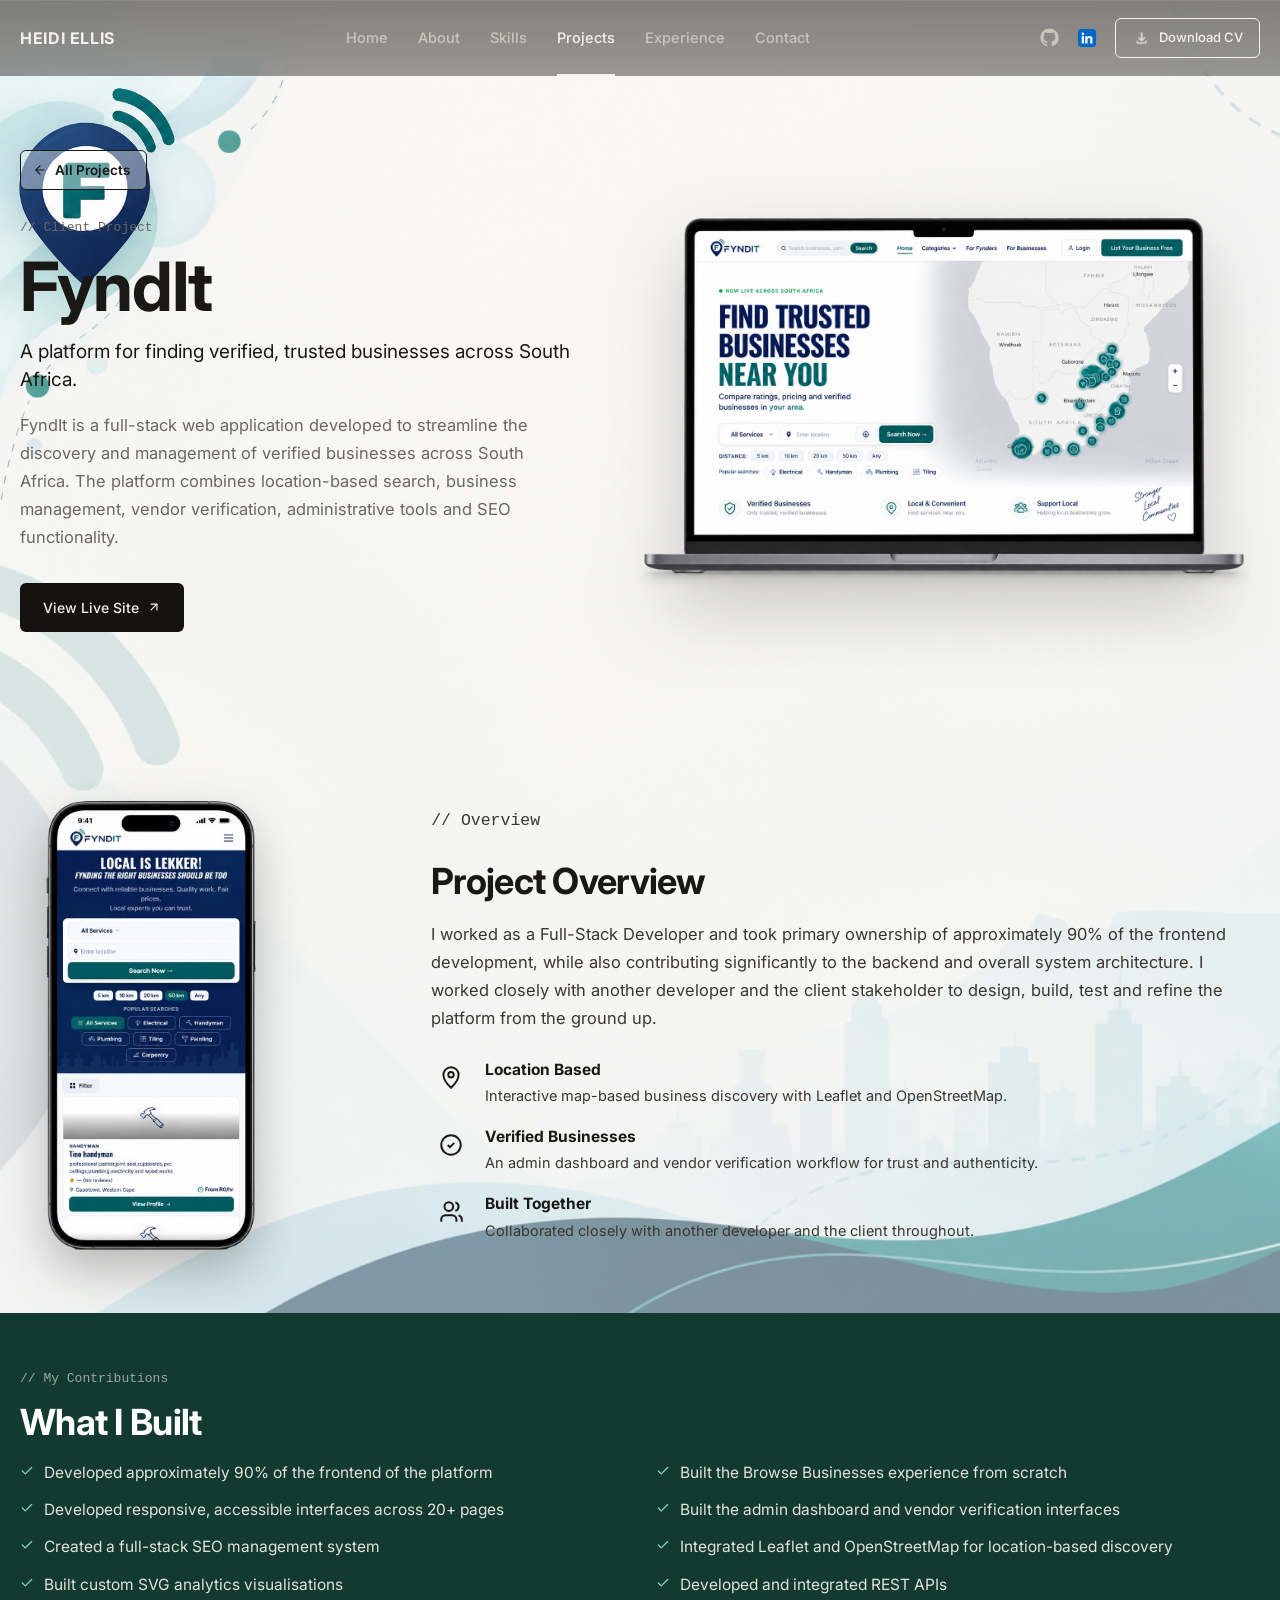
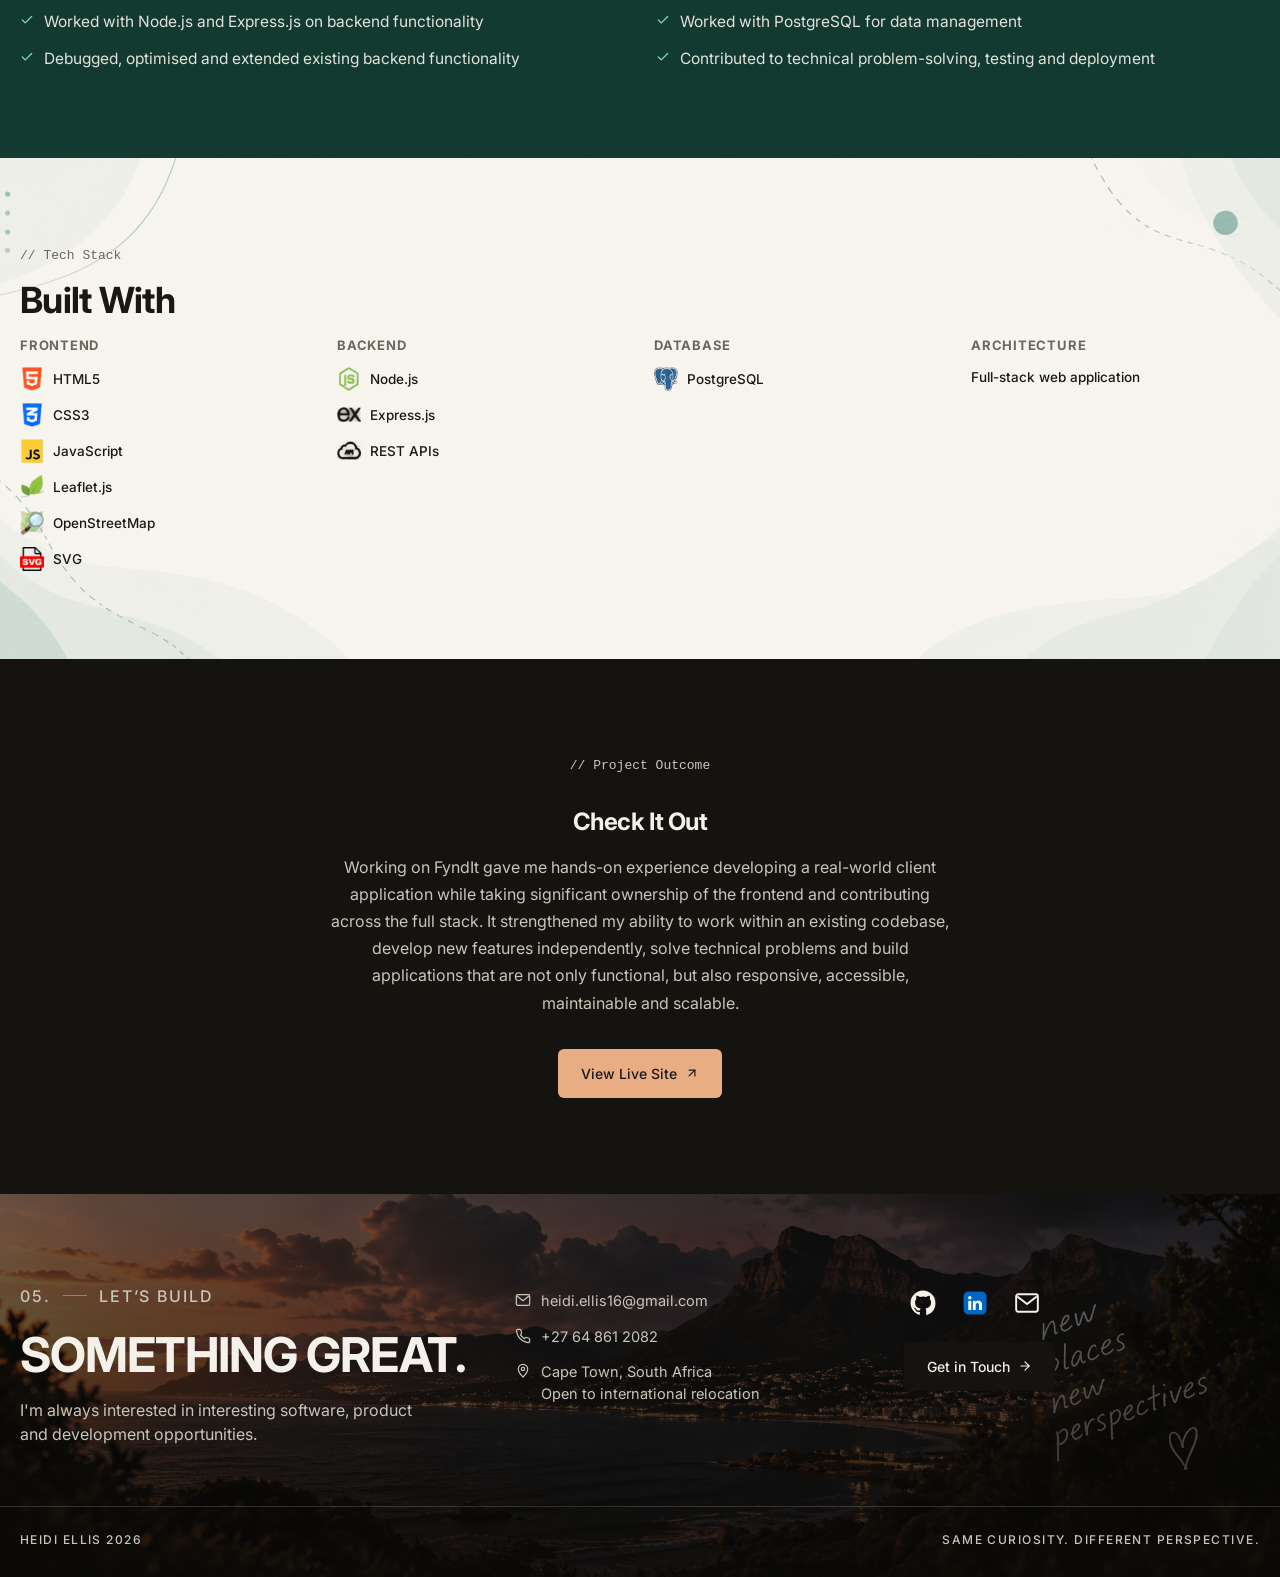
<file: project-fyndit.html>
<!DOCTYPE html>
<html lang="en">
<head>
<meta charset="UTF-8">
<meta name="viewport" content="width=device-width, initial-scale=1.0">
<title>FyndIt — Heidi Ellis</title>
<meta name="description" content="A client project featuring business exploration, an admin dashboard, vendor verification and SEO management.">
<link rel="preconnect" href="https://fonts.googleapis.com">
<link rel="preconnect" href="https://fonts.gstatic.com" crossorigin>
<link href="https://fonts.googleapis.com/css2?family=Inter:wght@400;500;600;700&family=Cormorant+Garamond:ital,wght@0,500;0,600;1,500;1,600&display=swap" rel="stylesheet">
<link rel="stylesheet" href="css/style.css">
</head>
<body>

<header class="navbar" id="navbar">
  <div class="nav-inner">
    <a href="index.html" class="logo">HEIDI ELLIS</a>

    <nav class="nav-links" id="navLinks">
      <a href="index.html">Home</a>
      <a href="about.html">About</a>
      <a href="skills.html">Skills</a>
      <a href="projects.html" class="active">Projects</a>
      <a href="experience.html">Experience</a>
      <a href="contact.html">Contact</a>
    </nav>

    <div class="nav-actions">
      <a href="https://github.com/EllisHeidi" class="icon-link" aria-label="GitHub" target="_blank" rel="noopener">
        <svg width="19" height="19" viewBox="0 0 24 24" fill="currentColor"><path d="M12 .5C5.65.5.5 5.65.5 12c0 5.08 3.29 9.39 7.86 10.91.57.1.78-.25.78-.55 0-.27-.01-1.17-.02-2.12-3.2.7-3.88-1.36-3.88-1.36-.52-1.34-1.28-1.69-1.28-1.69-1.05-.72.08-.7.08-.7 1.16.08 1.77 1.19 1.77 1.19 1.03 1.77 2.71 1.26 3.37.96.1-.75.4-1.26.73-1.55-2.55-.29-5.24-1.28-5.24-5.69 0-1.26.45-2.29 1.19-3.09-.12-.29-.52-1.46.11-3.05 0 0 .97-.31 3.18 1.18a11 11 0 0 1 5.8 0c2.2-1.49 3.17-1.18 3.17-1.18.64 1.59.24 2.76.12 3.05.74.8 1.19 1.83 1.19 3.09 0 4.42-2.69 5.39-5.25 5.68.41.36.78 1.07.78 2.16 0 1.56-.01 2.82-.01 3.2 0 .3.2.66.79.55A10.52 10.52 0 0 0 23.5 12C23.5 5.65 18.35.5 12 .5Z"/></svg>
      </a>
      <a href="https://www.linkedin.com/in/heidi-ellis-011aa1264/" class="icon-link" aria-label="LinkedIn" target="_blank" rel="noopener">
        <img src="Assets/Images/Icons/linked in logo.webp" alt="LinkedIn" width="24" height="24" class="linkedin-icon">
      </a>
      <a href="Assets/Heidi_Ellis_CV_2026.pdf" class="btn btn-rect-outline btn-small" download>
        <img src="Assets/Images/Icons/download.png" alt="" width="19" height="19" class="download-icon">
        Download CV
      </a>
    </div>

    <button class="nav-toggle" id="navToggle" aria-label="Toggle menu" aria-expanded="false">
      <span></span><span></span><span></span>
    </button>
  </div>
</header>

<div class="case-page">
  <div class="case-page-wrapper">
  <div class="case-top-bg case-top-bg-fyndit">

  <section class="case-hero">
    <img src="Assets/Images/fyndit/fyndit deco.png" alt="" class="case-hero-deco">
    <div class="container case-hero-grid">
      <div class="case-hero-text">
        <a href="projects.html" class="project-back-link">
          <svg width="14" height="14" viewBox="0 0 24 24" fill="none" stroke="currentColor" stroke-width="2" stroke-linecap="round" stroke-linejoin="round"><path d="M19 12H5"/><path d="m12 19-7-7 7-7"/></svg>
          All Projects
        </a>
        <p class="case-eyebrow">// Client Project</p>
        <h1 class="case-title">FyndIt</h1>
        <p class="case-lede">A platform for finding verified, trusted businesses across South Africa.</p>
        <p class="case-body">FyndIt is a full-stack web application developed to streamline the discovery and management of verified businesses across South Africa. The platform combines location-based search, business management, vendor verification, administrative tools and SEO functionality.</p>
        <div class="case-buttons">
          <a href="https://fyndit.online/" class="btn btn-dark" target="_blank" rel="noopener">
            View Live Site
            <svg width="14" height="14" viewBox="0 0 24 24" fill="none" stroke="currentColor" stroke-width="2" stroke-linecap="round" stroke-linejoin="round"><path d="M7 17 17 7"/><path d="M7 7h10v10"/></svg>
          </a>
        </div>
      </div>
      <div class="case-hero-media">
        <div class="case-laptop">
          <img src="Assets/Images/fyndit/fyndit laptop.png" alt="FyndIt homepage on a laptop showing a map of verified businesses across South Africa">
        </div>
      </div>
    </div>
  </section>

  <section class="case-section case-overview">
    <div class="container case-overview-grid">
      <div class="case-overview-media">
        <img src="Assets/Images/fyndit/fyndit phone.png" alt="FyndIt mobile experience showing local business search" class="case-overview-phone">
      </div>
      <div class="case-overview-text">
        <p class="case-eyebrow">// Overview</p>
        <h2>Project Overview</h2>
        <p>I worked as a Full-Stack Developer and took primary ownership of approximately 90% of the frontend development, while also contributing significantly to the backend and overall system architecture. I worked closely with another developer and the client stakeholder to design, build, test and refine the platform from the ground up.</p>
        <ul class="case-highlights">
          <li>
            <span class="case-highlight-icon">
              <svg width="16" height="16" viewBox="0 0 24 24" fill="none" stroke="currentColor" stroke-width="1.8"><path d="M12 21s7-6.5 7-12a7 7 0 1 0-14 0c0 5.5 7 12 7 12Z"/><circle cx="12" cy="9" r="2.5"/></svg>
            </span>
            <span><strong>Location Based</strong><span>Interactive map-based business discovery with Leaflet and OpenStreetMap.</span></span>
          </li>
          <li>
            <span class="case-highlight-icon">
              <svg width="16" height="16" viewBox="0 0 24 24" fill="none" stroke="currentColor" stroke-width="1.8"><path d="M9 12l2 2 4-4"/><circle cx="12" cy="12" r="9"/></svg>
            </span>
            <span><strong>Verified Businesses</strong><span>An admin dashboard and vendor verification workflow for trust and authenticity.</span></span>
          </li>
          <li>
            <span class="case-highlight-icon">
              <svg width="16" height="16" viewBox="0 0 24 24" fill="none" stroke="currentColor" stroke-width="1.8"><path d="M17 21v-2a4 4 0 0 0-4-4H7a4 4 0 0 0-4 4v2"/><circle cx="10" cy="7" r="4"/><path d="M22 21v-2a4 4 0 0 0-3-3.87"/><path d="M16 3.13a4 4 0 0 1 0 7.75"/></svg>
            </span>
            <span><strong>Built Together</strong><span>Collaborated closely with another developer and the client throughout.</span></span>
          </li>
        </ul>
      </div>
    </div>
  </section>

  </div>

  <section class="case-section case-contrib case-contrib-fyndit">
    <div class="container">
      <p class="case-eyebrow">// My Contributions</p>
      <h2>What I Built</h2>
      <div class="case-contrib-grid">
        <div class="case-contrib-item"><svg width="14" height="14" viewBox="0 0 24 24" fill="none" stroke="currentColor" stroke-width="2.2" stroke-linecap="round" stroke-linejoin="round"><path d="M20 6 9 17l-5-5"/></svg><span>Developed approximately 90% of the frontend of the platform</span></div>
        <div class="case-contrib-item"><svg width="14" height="14" viewBox="0 0 24 24" fill="none" stroke="currentColor" stroke-width="2.2" stroke-linecap="round" stroke-linejoin="round"><path d="M20 6 9 17l-5-5"/></svg><span>Built the Browse Businesses experience from scratch</span></div>
        <div class="case-contrib-item"><svg width="14" height="14" viewBox="0 0 24 24" fill="none" stroke="currentColor" stroke-width="2.2" stroke-linecap="round" stroke-linejoin="round"><path d="M20 6 9 17l-5-5"/></svg><span>Developed responsive, accessible interfaces across 20+ pages</span></div>
        <div class="case-contrib-item"><svg width="14" height="14" viewBox="0 0 24 24" fill="none" stroke="currentColor" stroke-width="2.2" stroke-linecap="round" stroke-linejoin="round"><path d="M20 6 9 17l-5-5"/></svg><span>Built the admin dashboard and vendor verification interfaces</span></div>
        <div class="case-contrib-item"><svg width="14" height="14" viewBox="0 0 24 24" fill="none" stroke="currentColor" stroke-width="2.2" stroke-linecap="round" stroke-linejoin="round"><path d="M20 6 9 17l-5-5"/></svg><span>Created a full-stack SEO management system</span></div>
        <div class="case-contrib-item"><svg width="14" height="14" viewBox="0 0 24 24" fill="none" stroke="currentColor" stroke-width="2.2" stroke-linecap="round" stroke-linejoin="round"><path d="M20 6 9 17l-5-5"/></svg><span>Integrated Leaflet and OpenStreetMap for location-based discovery</span></div>
        <div class="case-contrib-item"><svg width="14" height="14" viewBox="0 0 24 24" fill="none" stroke="currentColor" stroke-width="2.2" stroke-linecap="round" stroke-linejoin="round"><path d="M20 6 9 17l-5-5"/></svg><span>Built custom SVG analytics visualisations</span></div>
        <div class="case-contrib-item"><svg width="14" height="14" viewBox="0 0 24 24" fill="none" stroke="currentColor" stroke-width="2.2" stroke-linecap="round" stroke-linejoin="round"><path d="M20 6 9 17l-5-5"/></svg><span>Developed and integrated REST APIs</span></div>
        <div class="case-contrib-item"><svg width="14" height="14" viewBox="0 0 24 24" fill="none" stroke="currentColor" stroke-width="2.2" stroke-linecap="round" stroke-linejoin="round"><path d="M20 6 9 17l-5-5"/></svg><span>Worked with Node.js and Express.js on backend functionality</span></div>
        <div class="case-contrib-item"><svg width="14" height="14" viewBox="0 0 24 24" fill="none" stroke="currentColor" stroke-width="2.2" stroke-linecap="round" stroke-linejoin="round"><path d="M20 6 9 17l-5-5"/></svg><span>Worked with PostgreSQL for data management</span></div>
        <div class="case-contrib-item"><svg width="14" height="14" viewBox="0 0 24 24" fill="none" stroke="currentColor" stroke-width="2.2" stroke-linecap="round" stroke-linejoin="round"><path d="M20 6 9 17l-5-5"/></svg><span>Debugged, optimised and extended existing backend functionality</span></div>
        <div class="case-contrib-item"><svg width="14" height="14" viewBox="0 0 24 24" fill="none" stroke="currentColor" stroke-width="2.2" stroke-linecap="round" stroke-linejoin="round"><path d="M20 6 9 17l-5-5"/></svg><span>Contributed to technical problem-solving, testing and deployment</span></div>
      </div>
    </div>
  </section>

  <section class="case-section case-tech case-tech-fyndit">
    <div class="container">
      <p class="case-eyebrow">// Tech Stack</p>
      <h2>Built With</h2>
      <div class="case-tech-groups">
        <div class="case-tech-group">
          <h3>Frontend</h3>
          <div class="tags">
            <span><img src="Assets/Images/Skills Icons/HTML5.png" alt="">HTML5</span>
            <span><img src="Assets/Images/Skills Icons/CSS3.png" alt="">CSS3</span>
            <span><img src="Assets/Images/Skills Icons/JavaScript.png" alt="">JavaScript</span>
            <span><img src="Assets/Images/Skills Icons/Leaflet.png" alt="">Leaflet.js</span>
            <span><img src="Assets/Images/Skills Icons/OpenStreetMap.png" alt="">OpenStreetMap</span>
            <span><img src="Assets/Images/Skills Icons/SVG.png" alt="">SVG</span>
          </div>
        </div>
        <div class="case-tech-group">
          <h3>Backend</h3>
          <div class="tags">
            <span><img src="Assets/Images/Skills Icons/Node.js.png" alt="">Node.js</span>
            <span><img src="Assets/Images/Skills Icons/Express.js-dark.png" alt="">Express.js</span>
            <span><img src="Assets/Images/Skills Icons/REST APIs-dark.png" alt="">REST APIs</span>
          </div>
        </div>
        <div class="case-tech-group">
          <h3>Database</h3>
          <div class="tags"><span><img src="Assets/Images/Skills Icons/PostgreSQL.png" alt="">PostgreSQL</span></div>
        </div>
        <div class="case-tech-group">
          <h3>Architecture</h3>
          <div class="tags"><span>Full-stack web application</span></div>
        </div>
      </div>
    </div>
  </section>

  </div>

  <section class="case-cta">
    <div class="container case-cta-inner">
      <p class="case-eyebrow">// Project Outcome</p>
      <h2>Check It Out</h2>
      <p>Working on FyndIt gave me hands-on experience developing a real-world client application while taking significant ownership of the frontend and contributing across the full stack. It strengthened my ability to work within an existing codebase, develop new features independently, solve technical problems and build applications that are not only functional, but also responsive, accessible, maintainable and scalable.</p>
      <div class="case-buttons">
        <a href="https://fyndit.online/" class="btn btn-accent" target="_blank" rel="noopener">
          View Live Site
          <svg width="14" height="14" viewBox="0 0 24 24" fill="none" stroke="currentColor" stroke-width="2" stroke-linecap="round" stroke-linejoin="round"><path d="M7 17 17 7"/><path d="M7 7h10v10"/></svg>
        </a>
      </div>
    </div>
  </section>

  <footer class="footer" id="contact">
    <img src="Assets/Images/footer.png" alt="Coastal view of Cape Town at dusk" class="footer-img">
    <div class="footer-scrim"></div>

    <div class="footer-content">
      <div class="container footer-grid">
        <div class="footer-intro">
          <p class="eyebrow eyebrow-light">05. <span class="eyebrow-line"></span> LET&rsquo;S BUILD</p>
          <h2>SOMETHING GREAT.</h2>
          <p>I'm always interested in interesting software, product and development opportunities.</p>
        </div>

        <div class="footer-contact">
          <a href="mailto:heidi.ellis16@gmail.com">
            <svg width="16" height="16" viewBox="0 0 24 24" fill="none" stroke="currentColor" stroke-width="1.8"><rect x="2" y="4" width="20" height="16" rx="2"/><path d="m3 6 9 7 9-7"/></svg>
            heidi.ellis16@gmail.com
          </a>
          <a href="tel:+27648612082">
            <svg width="16" height="16" viewBox="0 0 24 24" fill="none" stroke="currentColor" stroke-width="1.8"><path d="M22 16.9v3a2 2 0 0 1-2.2 2 19.8 19.8 0 0 1-8.6-3 19.5 19.5 0 0 1-6-6 19.8 19.8 0 0 1-3-8.7A2 2 0 0 1 4.1 2h3a2 2 0 0 1 2 1.7c.1 1 .3 2 .7 3a2 2 0 0 1-.4 2.1L8.1 10a16 16 0 0 0 6 6l1.2-1.3a2 2 0 0 1 2.1-.4c1 .4 2 .6 3 .7a2 2 0 0 1 1.6 2Z"/></svg>
            +27 64 861 2082
          </a>
          <p class="footer-loc">
            <svg width="16" height="16" viewBox="0 0 24 24" fill="none" stroke="currentColor" stroke-width="1.8"><path d="M12 21s7-6.5 7-12a7 7 0 1 0-14 0c0 5.5 7 12 7 12Z"/><circle cx="12" cy="9" r="2.5"/></svg>
            Cape Town, South Africa<br>Open to international relocation
          </p>
        </div>

        <div class="footer-cta">
          <div class="footer-socials">
            <a href="https://github.com/EllisHeidi" aria-label="GitHub" target="_blank" rel="noopener">
              <svg width="26" height="26" viewBox="0 0 24 24" fill="currentColor"><path d="M12 .5C5.65.5.5 5.65.5 12c0 5.08 3.29 9.39 7.86 10.91.57.1.78-.25.78-.55 0-.27-.01-1.17-.02-2.12-3.2.7-3.88-1.36-3.88-1.36-.52-1.34-1.28-1.69-1.28-1.69-1.05-.72.08-.7.08-.7 1.16.08 1.77 1.19 1.77 1.19 1.03 1.77 2.71 1.26 3.37.96.1-.75.4-1.26.73-1.55-2.55-.29-5.24-1.28-5.24-5.69 0-1.26.45-2.29 1.19-3.09-.12-.29-.52-1.46.11-3.05 0 0 .97-.31 3.18 1.18a11 11 0 0 1 5.8 0c2.2-1.49 3.17-1.18 3.17-1.18.64 1.59.24 2.76.12 3.05.74.8 1.19 1.83 1.19 3.09 0 4.42-2.69 5.39-5.25 5.68.41.36.78 1.07.78 2.16 0 1.56-.01 2.82-.01 3.2 0 .3.2.66.79.55A10.52 10.52 0 0 0 23.5 12C23.5 5.65 18.35.5 12 .5Z"/></svg>
            </a>
            <a href="https://www.linkedin.com/in/heidi-ellis-011aa1264/" aria-label="LinkedIn" target="_blank" rel="noopener">
              <img src="Assets/Images/Icons/linked in logo.webp" alt="LinkedIn" width="30" height="30" class="linkedin-icon">
            </a>
            <a href="mailto:heidi.ellis16@gmail.com" aria-label="Email">
              <svg width="26" height="26" viewBox="0 0 24 24" fill="none" stroke="currentColor" stroke-width="1.8"><rect x="2" y="4" width="20" height="16" rx="2"/><path d="m3 6 9 7 9-7"/></svg>
            </a>
          </div>
          <a href="mailto:heidi.ellis16@gmail.com" class="btn btn-dark">
            Get in Touch
            <svg width="14" height="14" viewBox="0 0 24 24" fill="none" stroke="currentColor" stroke-width="2" stroke-linecap="round" stroke-linejoin="round"><path d="M5 12h14"/><path d="m12 5 7 7-7 7"/></svg>
          </a>
        </div>
      </div>

      <div class="footer-bottom container">
        <span>HEIDI ELLIS 2026</span>
        <span>SAME CURIOSITY. DIFFERENT PERSPECTIVE.</span>
      </div>
    </div>
  </footer>

</div>

<script src="js/script.js"></script>
</body>
</html>
</file>
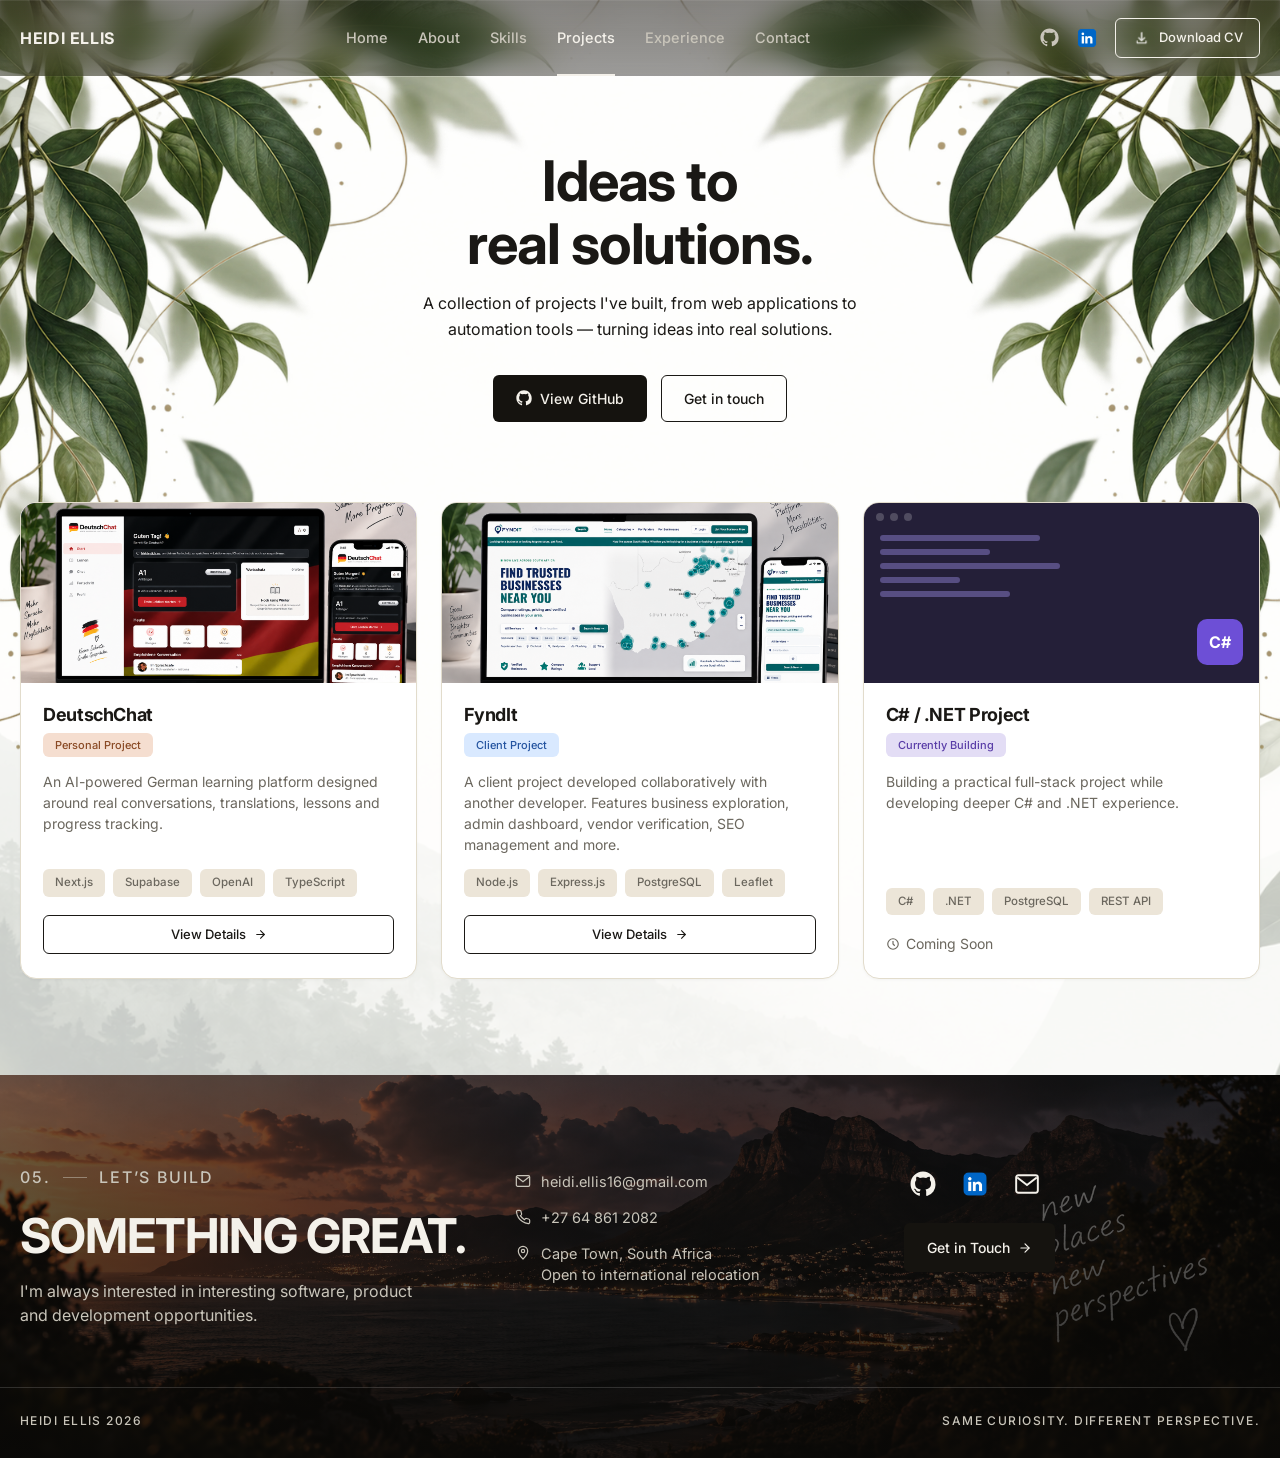
<file: projects.html>
<!DOCTYPE html>
<html lang="en">
<head>
<meta charset="UTF-8">
<meta name="viewport" content="width=device-width, initial-scale=1.0">
<title>Projects — Heidi Ellis</title>
<meta name="description" content="A collection of projects Heidi Ellis has built, from web applications to automation tools.">
<link rel="preconnect" href="https://fonts.googleapis.com">
<link rel="preconnect" href="https://fonts.gstatic.com" crossorigin>
<link href="https://fonts.googleapis.com/css2?family=Inter:wght@400;500;600;700&family=Cormorant+Garamond:ital,wght@0,500;0,600;1,500;1,600&display=swap" rel="stylesheet">
<link rel="stylesheet" href="css/style.css">
</head>
<body>

<header class="navbar" id="navbar">
  <div class="nav-inner">
    <a href="index.html" class="logo">HEIDI ELLIS</a>

    <nav class="nav-links" id="navLinks">
      <a href="index.html">Home</a>
      <a href="about.html">About</a>
      <a href="skills.html">Skills</a>
      <a href="projects.html" class="active">Projects</a>
      <a href="experience.html">Experience</a>
      <a href="contact.html">Contact</a>
    </nav>

    <div class="nav-actions">
      <a href="https://github.com/EllisHeidi" class="icon-link" aria-label="GitHub" target="_blank" rel="noopener">
        <svg width="19" height="19" viewBox="0 0 24 24" fill="currentColor"><path d="M12 .5C5.65.5.5 5.65.5 12c0 5.08 3.29 9.39 7.86 10.91.57.1.78-.25.78-.55 0-.27-.01-1.17-.02-2.12-3.2.7-3.88-1.36-3.88-1.36-.52-1.34-1.28-1.69-1.28-1.69-1.05-.72.08-.7.08-.7 1.16.08 1.77 1.19 1.77 1.19 1.03 1.77 2.71 1.26 3.37.96.1-.75.4-1.26.73-1.55-2.55-.29-5.24-1.28-5.24-5.69 0-1.26.45-2.29 1.19-3.09-.12-.29-.52-1.46.11-3.05 0 0 .97-.31 3.18 1.18a11 11 0 0 1 5.8 0c2.2-1.49 3.17-1.18 3.17-1.18.64 1.59.24 2.76.12 3.05.74.8 1.19 1.83 1.19 3.09 0 4.42-2.69 5.39-5.25 5.68.41.36.78 1.07.78 2.16 0 1.56-.01 2.82-.01 3.2 0 .3.2.66.79.55A10.52 10.52 0 0 0 23.5 12C23.5 5.65 18.35.5 12 .5Z"/></svg>
      </a>
      <a href="https://www.linkedin.com/in/heidi-ellis-011aa1264/" class="icon-link" aria-label="LinkedIn" target="_blank" rel="noopener">
        <img src="Assets/Images/Icons/linked in logo.webp" alt="LinkedIn" width="24" height="24" class="linkedin-icon">
      </a>
      <a href="Assets/Heidi_Ellis_CV_2026.pdf" class="btn btn-rect-outline btn-small" download>
        <img src="Assets/Images/Icons/download.png" alt="" width="19" height="19" class="download-icon">
        Download CV
      </a>
    </div>

    <button class="nav-toggle" id="navToggle" aria-label="Toggle menu" aria-expanded="false">
      <span></span><span></span><span></span>
    </button>
  </div>
</header>

<div class="projects-page-wrapper">
<img src="Assets/Images/leaves png.png" alt="" class="projects-page-leaves projects-page-leaves-right">
<img src="Assets/Images/leaves png.png" alt="" class="projects-page-leaves projects-page-leaves-left">
<section class="section projects-page-hero">
  <div class="container">
    <h1 class="section-title">Ideas to<br>real solutions.</h1>
    <p class="projects-page-intro">A collection of projects I've built, from web applications to automation tools — turning ideas into real solutions.</p>
    <div class="projects-page-actions">
      <a href="#" class="btn btn-dark" target="_blank" rel="noopener">
        <svg width="16" height="16" viewBox="0 0 24 24" fill="currentColor"><path d="M12 .5C5.65.5.5 5.65.5 12c0 5.08 3.29 9.39 7.86 10.91.57.1.78-.25.78-.55 0-.27-.01-1.17-.02-2.12-3.2.7-3.88-1.36-3.88-1.36-.52-1.34-1.28-1.69-1.28-1.69-1.05-.72.08-.7.08-.7 1.16.08 1.77 1.19 1.77 1.19 1.03 1.77 2.71 1.26 3.37.96.1-.75.4-1.26.73-1.55-2.55-.29-5.24-1.28-5.24-5.69 0-1.26.45-2.29 1.19-3.09-.12-.29-.52-1.46.11-3.05 0 0 .97-.31 3.18 1.18a11 11 0 0 1 5.8 0c2.2-1.49 3.17-1.18 3.17-1.18.64 1.59.24 2.76.12 3.05.74.8 1.19 1.83 1.19 3.09 0 4.42-2.69 5.39-5.25 5.68.41.36.78 1.07.78 2.16 0 1.56-.01 2.82-.01 3.2 0 .3.2.66.79.55A10.52 10.52 0 0 0 23.5 12C23.5 5.65 18.35.5 12 .5Z"/></svg>
        View GitHub
      </a>
      <a href="contact.html" class="btn btn-outline-dark">Get in touch</a>
    </div>
  </div>
</section>

<section class="section section-projects projects-page-grid-section" id="all-projects">
  <div class="container">
    <div class="projects-grid" id="projectsGrid">

      <article class="project-card" data-category="web-apps">
        <div class="project-preview preview-deutschchat">
          <img src="Assets/Images/Project Images/Screenshot 2026-09-13 164914.png" alt="DeutschChat dashboard with sidebar navigation, a German lesson, vocabulary tracker and suggested conversation">
        </div>
        <div class="project-body">
          <div class="project-title-row">
            <h3>DeutschChat</h3>
            <span class="badge badge-personal">Personal Project</span>
          </div>
          <p>An AI-powered German learning platform designed around real conversations, translations, lessons and progress tracking.</p>
          <div class="tags">
            <span>Next.js</span><span>Supabase</span><span>OpenAI</span><span>TypeScript</span>
          </div>
          <div class="project-links">
            <a href="project-deutschchat.html" class="btn btn-outline-dark btn-small">View Details
              <svg width="13" height="13" viewBox="0 0 24 24" fill="none" stroke="currentColor" stroke-width="2" stroke-linecap="round" stroke-linejoin="round"><path d="M5 12h14"/><path d="m12 5 7 7-7 7"/></svg>
            </a>
          </div>
        </div>
      </article>

      <article class="project-card" data-category="web-apps">
        <div class="project-preview preview-fyndit">
          <img src="Assets/Images/Project Images/Screenshot 2026-09-13 164105.png" alt="FyndIt homepage showing a map of verified businesses across South Africa">
        </div>
        <div class="project-body">
          <div class="project-title-row">
            <h3>FyndIt</h3>
            <span class="badge badge-client">Client Project</span>
          </div>
          <p>A client project developed collaboratively with another developer. Features business exploration, admin dashboard, vendor verification, SEO management and more.</p>
          <div class="tags">
            <span>Node.js</span><span>Express.js</span><span>PostgreSQL</span><span>Leaflet</span>
          </div>
          <div class="project-links">
            <a href="project-fyndit.html" class="btn btn-outline-dark btn-small">View Details
              <svg width="13" height="13" viewBox="0 0 24 24" fill="none" stroke="currentColor" stroke-width="2" stroke-linecap="round" stroke-linejoin="round"><path d="M5 12h14"/><path d="m12 5 7 7-7 7"/></svg>
            </a>
          </div>
        </div>
      </article>

      <article class="project-card" data-category="tools">
        <div class="project-preview preview-csharp">
          <div class="preview-topbar preview-topbar-dark"><span></span><span></span><span></span></div>
          <div class="preview-body preview-body-code">
            <div class="code-lines">
              <span></span><span></span><span></span><span></span><span></span>
            </div>
            <div class="csharp-badge">C#</div>
          </div>
        </div>
        <div class="project-body">
          <div class="project-title-row">
            <h3>C# / .NET Project</h3>
            <span class="badge badge-building">Currently Building</span>
          </div>
          <p>Building a practical full-stack project while developing deeper C# and .NET experience.</p>
          <div class="tags">
            <span>C#</span><span>.NET</span><span>PostgreSQL</span><span>REST API</span>
          </div>
          <div class="project-links">
            <span class="link-soon">
              <svg width="14" height="14" viewBox="0 0 24 24" fill="none" stroke="currentColor" stroke-width="2"><circle cx="12" cy="12" r="9"/><path d="M12 7v5l3 3"/></svg>
              Coming Soon
            </span>
          </div>
        </div>
      </article>

    </div>
  </div>
</section>
</div>

<footer class="footer" id="contact">
  <img src="Assets/Images/footer.png" alt="Coastal view of Cape Town at dusk" class="footer-img">
  <div class="footer-scrim"></div>

  <div class="footer-content">
    <div class="container footer-grid">
      <div class="footer-intro">
        <p class="eyebrow eyebrow-light">05. <span class="eyebrow-line"></span> LET&rsquo;S BUILD</p>
        <h2>SOMETHING GREAT.</h2>
        <p>I'm always interested in interesting software, product and development opportunities.</p>
      </div>

      <div class="footer-contact">
        <a href="mailto:heidi.ellis16@gmail.com">
          <svg width="16" height="16" viewBox="0 0 24 24" fill="none" stroke="currentColor" stroke-width="1.8"><rect x="2" y="4" width="20" height="16" rx="2"/><path d="m3 6 9 7 9-7"/></svg>
          heidi.ellis16@gmail.com
        </a>
        <a href="tel:+27648612082">
          <svg width="16" height="16" viewBox="0 0 24 24" fill="none" stroke="currentColor" stroke-width="1.8"><path d="M22 16.9v3a2 2 0 0 1-2.2 2 19.8 19.8 0 0 1-8.6-3 19.5 19.5 0 0 1-6-6 19.8 19.8 0 0 1-3-8.7A2 2 0 0 1 4.1 2h3a2 2 0 0 1 2 1.7c.1 1 .3 2 .7 3a2 2 0 0 1-.4 2.1L8.1 10a16 16 0 0 0 6 6l1.2-1.3a2 2 0 0 1 2.1-.4c1 .4 2 .6 3 .7a2 2 0 0 1 1.6 2Z"/></svg>
          +27 64 861 2082
        </a>
        <p class="footer-loc">
          <svg width="16" height="16" viewBox="0 0 24 24" fill="none" stroke="currentColor" stroke-width="1.8"><path d="M12 21s7-6.5 7-12a7 7 0 1 0-14 0c0 5.5 7 12 7 12Z"/><circle cx="12" cy="9" r="2.5"/></svg>
          Cape Town, South Africa<br>Open to international relocation
        </p>
      </div>

      <div class="footer-cta">
        <div class="footer-socials">
          <a href="https://github.com/EllisHeidi" aria-label="GitHub" target="_blank" rel="noopener">
            <svg width="26" height="26" viewBox="0 0 24 24" fill="currentColor"><path d="M12 .5C5.65.5.5 5.65.5 12c0 5.08 3.29 9.39 7.86 10.91.57.1.78-.25.78-.55 0-.27-.01-1.17-.02-2.12-3.2.7-3.88-1.36-3.88-1.36-.52-1.34-1.28-1.69-1.28-1.69-1.05-.72.08-.7.08-.7 1.16.08 1.77 1.19 1.77 1.19 1.03 1.77 2.71 1.26 3.37.96.1-.75.4-1.26.73-1.55-2.55-.29-5.24-1.28-5.24-5.69 0-1.26.45-2.29 1.19-3.09-.12-.29-.52-1.46.11-3.05 0 0 .97-.31 3.18 1.18a11 11 0 0 1 5.8 0c2.2-1.49 3.17-1.18 3.17-1.18.64 1.59.24 2.76.12 3.05.74.8 1.19 1.83 1.19 3.09 0 4.42-2.69 5.39-5.25 5.68.41.36.78 1.07.78 2.16 0 1.56-.01 2.82-.01 3.2 0 .3.2.66.79.55A10.52 10.52 0 0 0 23.5 12C23.5 5.65 18.35.5 12 .5Z"/></svg>
          </a>
          <a href="https://www.linkedin.com/in/heidi-ellis-011aa1264/" aria-label="LinkedIn" target="_blank" rel="noopener">
            <img src="Assets/Images/Icons/linked in logo.webp" alt="LinkedIn" width="30" height="30" class="linkedin-icon">
          </a>
          <a href="mailto:heidi.ellis16@gmail.com" aria-label="Email">
            <svg width="26" height="26" viewBox="0 0 24 24" fill="none" stroke="currentColor" stroke-width="1.8"><rect x="2" y="4" width="20" height="16" rx="2"/><path d="m3 6 9 7 9-7"/></svg>
          </a>
        </div>
        <a href="mailto:heidi.ellis16@gmail.com" class="btn btn-dark">
          Get in Touch
          <svg width="14" height="14" viewBox="0 0 24 24" fill="none" stroke="currentColor" stroke-width="2" stroke-linecap="round" stroke-linejoin="round"><path d="M5 12h14"/><path d="m12 5 7 7-7 7"/></svg>
        </a>
      </div>
    </div>

    <div class="footer-bottom container">
      <span>HEIDI ELLIS 2026</span>
      <span>SAME CURIOSITY. DIFFERENT PERSPECTIVE.</span>
    </div>
  </div>
</footer>

<script src="js/script.js"></script>
</body>
</html>
</file>
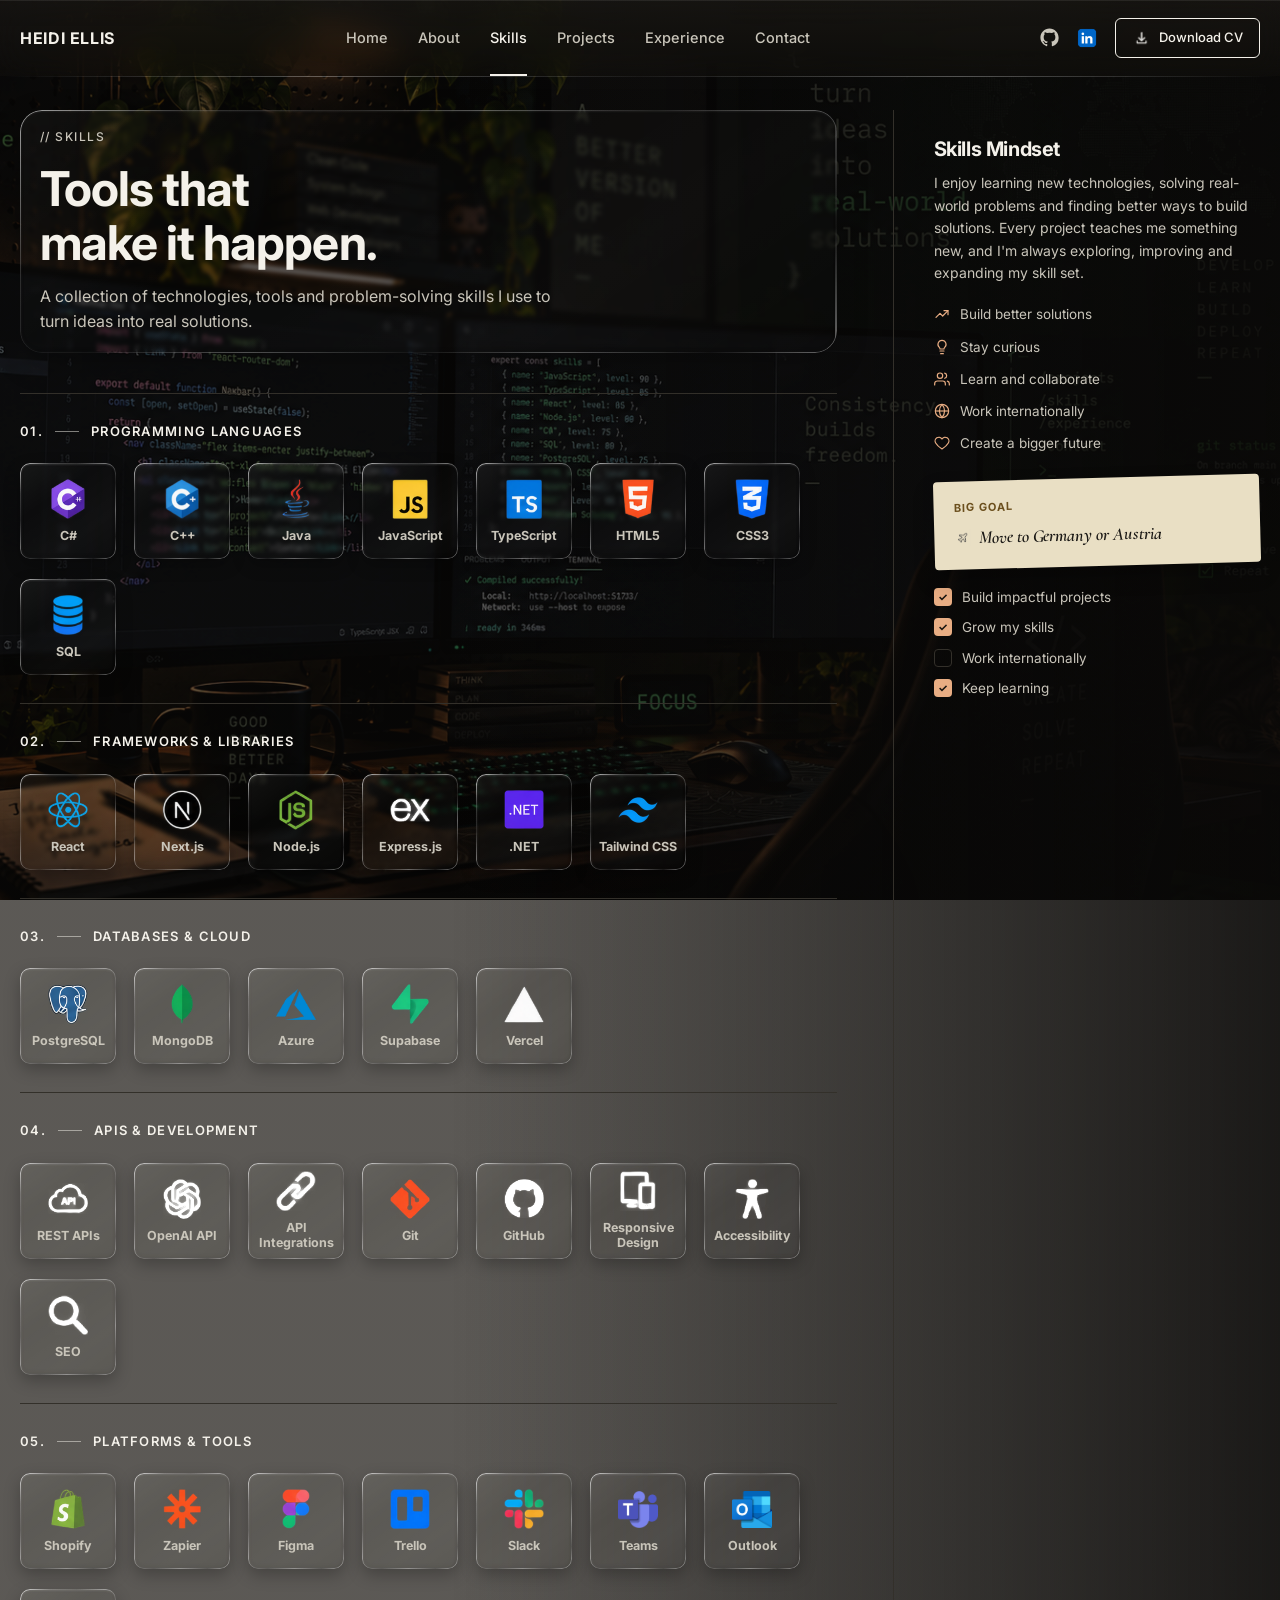
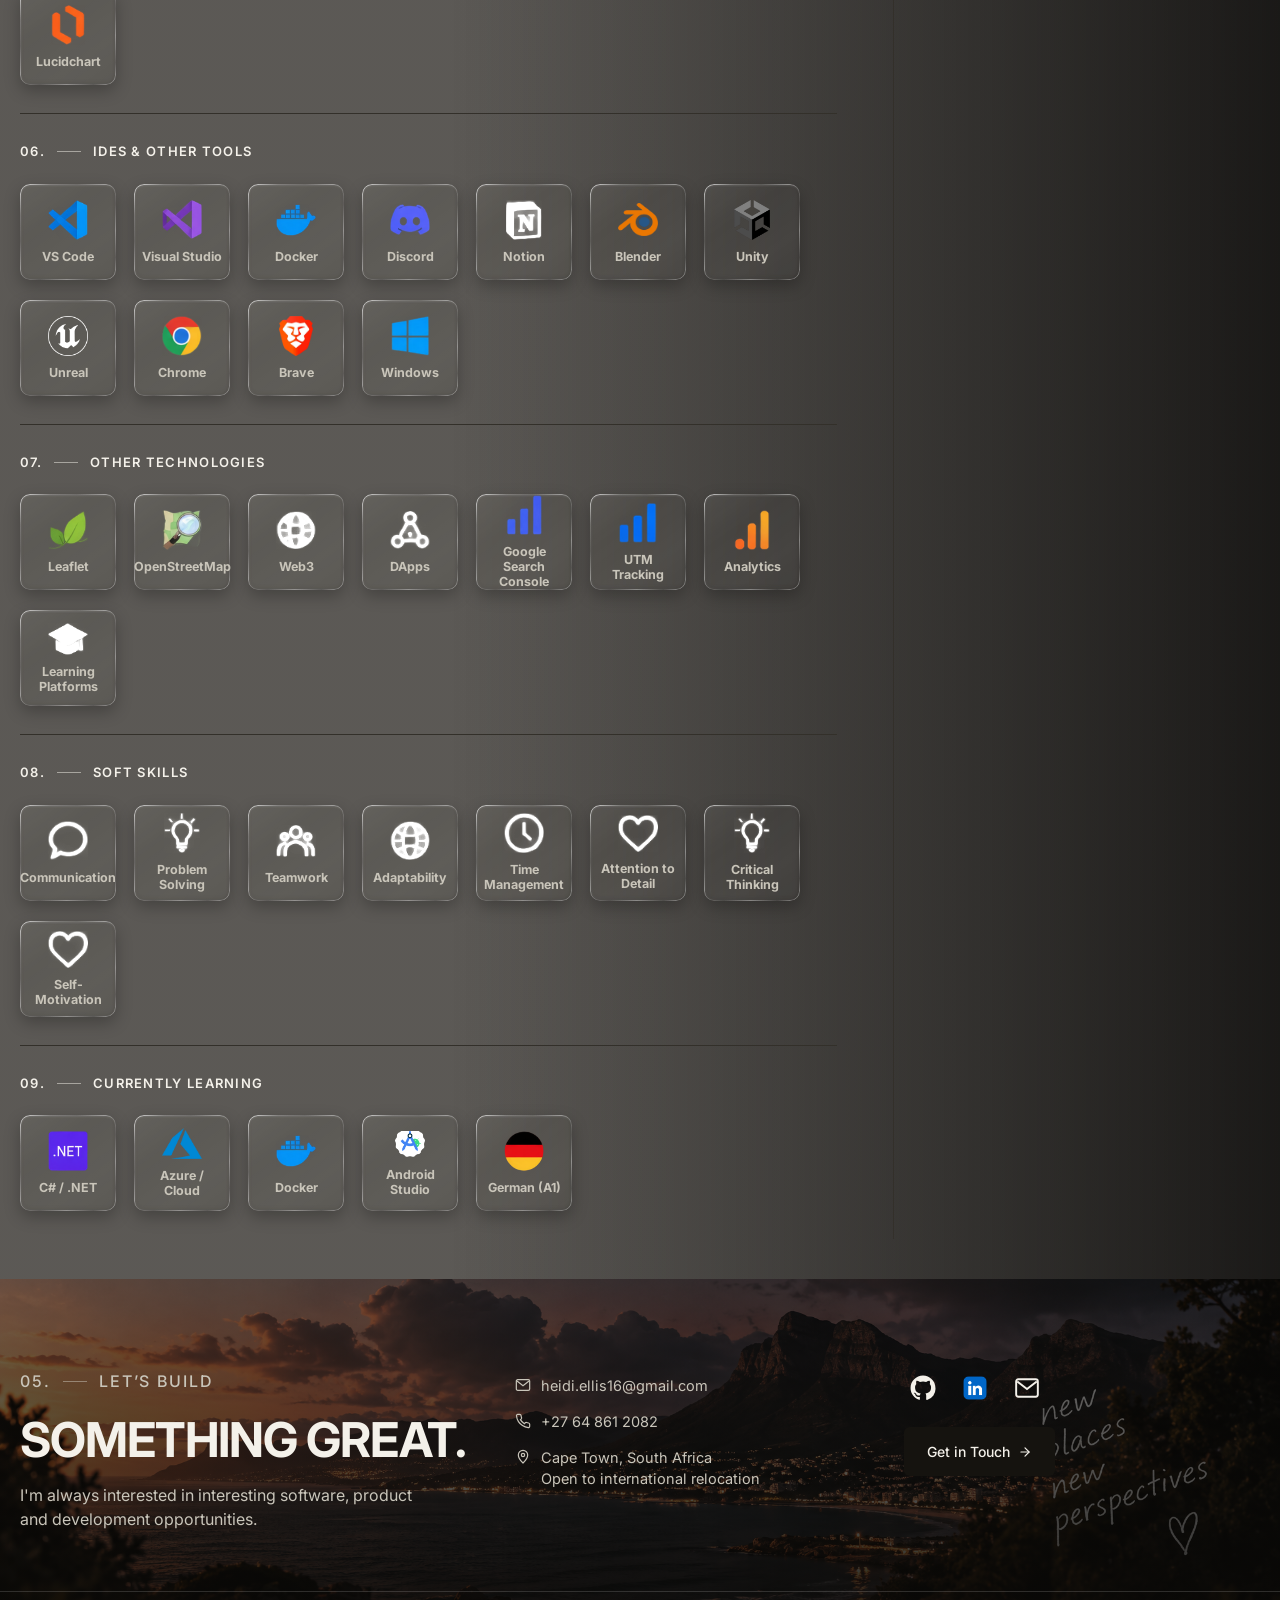
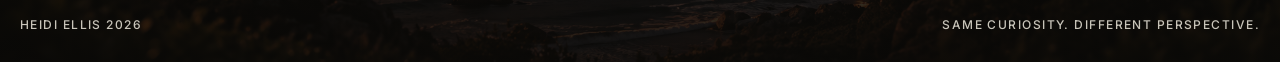
<file: skills.html>
<!DOCTYPE html>
<html lang="en">
<head>
<meta charset="UTF-8">
<meta name="viewport" content="width=device-width, initial-scale=1.0">
<title>Skills — Heidi Ellis</title>
<meta name="description" content="A collection of technologies, tools and problem-solving skills Heidi Ellis uses to turn ideas into real solutions.">
<link rel="preconnect" href="https://fonts.googleapis.com">
<link rel="preconnect" href="https://fonts.gstatic.com" crossorigin>
<link href="https://fonts.googleapis.com/css2?family=Inter:wght@400;500;600;700&family=Cormorant+Garamond:ital,wght@0,500;0,600;1,500;1,600&display=swap" rel="stylesheet">
<link rel="stylesheet" href="css/style.css">
</head>
<body>

<header class="navbar" id="navbar">
  <div class="nav-inner">
    <a href="index.html" class="logo">HEIDI ELLIS</a>

    <nav class="nav-links" id="navLinks">
      <a href="index.html">Home</a>
      <a href="about.html">About</a>
      <a href="skills.html" class="active">Skills</a>
      <a href="projects.html">Projects</a>
      <a href="experience.html">Experience</a>
      <a href="contact.html">Contact</a>
    </nav>

    <div class="nav-actions">
      <a href="https://github.com/EllisHeidi" class="icon-link" aria-label="GitHub" target="_blank" rel="noopener">
        <svg width="19" height="19" viewBox="0 0 24 24" fill="currentColor"><path d="M12 .5C5.65.5.5 5.65.5 12c0 5.08 3.29 9.39 7.86 10.91.57.1.78-.25.78-.55 0-.27-.01-1.17-.02-2.12-3.2.7-3.88-1.36-3.88-1.36-.52-1.34-1.28-1.69-1.28-1.69-1.05-.72.08-.7.08-.7 1.16.08 1.77 1.19 1.77 1.19 1.03 1.77 2.71 1.26 3.37.96.1-.75.4-1.26.73-1.55-2.55-.29-5.24-1.28-5.24-5.69 0-1.26.45-2.29 1.19-3.09-.12-.29-.52-1.46.11-3.05 0 0 .97-.31 3.18 1.18a11 11 0 0 1 5.8 0c2.2-1.49 3.17-1.18 3.17-1.18.64 1.59.24 2.76.12 3.05.74.8 1.19 1.83 1.19 3.09 0 4.42-2.69 5.39-5.25 5.68.41.36.78 1.07.78 2.16 0 1.56-.01 2.82-.01 3.2 0 .3.2.66.79.55A10.52 10.52 0 0 0 23.5 12C23.5 5.65 18.35.5 12 .5Z"/></svg>
      </a>
      <a href="https://www.linkedin.com/in/heidi-ellis-011aa1264/" class="icon-link" aria-label="LinkedIn" target="_blank" rel="noopener">
        <img src="Assets/Images/Icons/linked in logo.webp" alt="LinkedIn" width="24" height="24" class="linkedin-icon">
      </a>
      <a href="Assets/Heidi_Ellis_CV_2026.pdf" class="btn btn-rect-outline btn-small" download>
        <img src="Assets/Images/Icons/download.png" alt="" width="19" height="19" class="download-icon">
        Download CV
      </a>
    </div>

    <button class="nav-toggle" id="navToggle" aria-label="Toggle menu" aria-expanded="false">
      <span></span><span></span><span></span>
    </button>
  </div>
</header>

<section class="section skills-page">
  <div class="container">
    <div class="skills-page-grid">
      <div class="skills-main">
        <div class="skills-hero-glass">
          <p class="eyebrow-slash">// SKILLS</p>
          <h1>Tools that<br>make it happen.</h1>
          <p class="skills-intro">A collection of technologies, tools and problem-solving skills I use to turn ideas into real solutions.</p>
        </div>

        <!-- 01 -->
        <div class="skill-cat">
          <div class="skill-cat-head">
            <p class="skill-cat-num">01. <span class="eyebrow-line"></span> PROGRAMMING LANGUAGES</p>          </div>
          <div class="skill-badges skill-badges-carousel">
            <div class="skill-badge skill-badge-inline"><div class="skill-badge-icon skill-badge-icon-img"><img src="Assets/Images/Skills Icons/C%23.png" alt="C#"><span>C#</span></div></div>
            <div class="skill-badge skill-badge-inline"><div class="skill-badge-icon skill-badge-icon-img"><img src="Assets/Images/Skills Icons/C++.png" alt="C++"><span>C++</span></div></div>
            <div class="skill-badge skill-badge-inline"><div class="skill-badge-icon skill-badge-icon-img"><img src="Assets/Images/Skills Icons/Java.png" alt="Java"><span>Java</span></div></div>
            <div class="skill-badge skill-badge-inline"><div class="skill-badge-icon skill-badge-icon-img"><img src="Assets/Images/Skills Icons/JavaScript.png" alt="JavaScript"><span>JavaScript</span></div></div>
            <div class="skill-badge skill-badge-inline"><div class="skill-badge-icon skill-badge-icon-img"><img src="Assets/Images/Skills Icons/TypeScript.png" alt="TypeScript"><span>TypeScript</span></div></div>
            <div class="skill-badge skill-badge-inline"><div class="skill-badge-icon skill-badge-icon-img"><img src="Assets/Images/Skills Icons/HTML5.png" alt="HTML5"><span>HTML5</span></div></div>
            <div class="skill-badge skill-badge-inline"><div class="skill-badge-icon skill-badge-icon-img"><img src="Assets/Images/Skills Icons/CSS3.png" alt="CSS3"><span>CSS3</span></div></div>
            <div class="skill-badge skill-badge-inline"><div class="skill-badge-icon skill-badge-icon-img"><img src="Assets/Images/Skills Icons/SQL.png" alt="SQL"><span>SQL</span></div></div>
          </div>
        </div>

        <!-- 02 -->
        <div class="skill-cat">
          <div class="skill-cat-head">
            <p class="skill-cat-num">02. <span class="eyebrow-line"></span> FRAMEWORKS &amp; LIBRARIES</p>          </div>
          <div class="skill-badges skill-badges-carousel">
            <div class="skill-badge skill-badge-inline"><div class="skill-badge-icon skill-badge-icon-img"><img src="Assets/Images/Skills Icons/React.png" alt="React"><span>React</span></div></div>
            <div class="skill-badge skill-badge-inline"><div class="skill-badge-icon skill-badge-icon-img"><img src="Assets/Images/Skills Icons/Next.js.png" alt="Next.js"><span>Next.js</span></div></div>
            <div class="skill-badge skill-badge-inline"><div class="skill-badge-icon skill-badge-icon-img"><img src="Assets/Images/Skills Icons/Node.js.png" alt="Node.js"><span>Node.js</span></div></div>
            <div class="skill-badge skill-badge-inline"><div class="skill-badge-icon skill-badge-icon-img"><img src="Assets/Images/Skills Icons/Express.js.png" alt="Express.js"><span>Express.js</span></div></div>
            <div class="skill-badge skill-badge-inline"><div class="skill-badge-icon skill-badge-icon-img"><img src="Assets/Images/Skills Icons/dotnet.png" alt=".NET"><span>.NET</span></div></div>
            <div class="skill-badge skill-badge-inline"><div class="skill-badge-icon skill-badge-icon-img"><img src="Assets/Images/Skills Icons/Tailwind CSS.png" alt="Tailwind CSS"><span>Tailwind CSS</span></div></div>
          </div>
        </div>

        <!-- 03 -->
        <div class="skill-cat">
          <div class="skill-cat-head">
            <p class="skill-cat-num">03. <span class="eyebrow-line"></span> DATABASES &amp; CLOUD</p>          </div>
          <div class="skill-badges skill-badges-carousel">
            <div class="skill-badge skill-badge-inline"><div class="skill-badge-icon skill-badge-icon-img"><img src="Assets/Images/Skills Icons/PostgreSQL.png" alt="PostgreSQL"><span>PostgreSQL</span></div></div>
            <div class="skill-badge skill-badge-inline"><div class="skill-badge-icon skill-badge-icon-img"><img src="Assets/Images/Skills Icons/MongoDB.png" alt="MongoDB"><span>MongoDB</span></div></div>
            <div class="skill-badge skill-badge-inline"><div class="skill-badge-icon skill-badge-icon-img"><img src="Assets/Images/Skills Icons/Azure.png" alt="Azure"><span>Azure</span></div></div>
            <div class="skill-badge skill-badge-inline"><div class="skill-badge-icon skill-badge-icon-img"><img src="Assets/Images/Skills Icons/Supabase.png" alt="Supabase"><span>Supabase</span></div></div>
            <div class="skill-badge skill-badge-inline"><div class="skill-badge-icon skill-badge-icon-img"><img src="Assets/Images/Skills Icons/Vercel.png" alt="Vercel"><span>Vercel</span></div></div>
          </div>
        </div>

        <!-- 04 -->
        <div class="skill-cat">
          <div class="skill-cat-head">
            <p class="skill-cat-num">04. <span class="eyebrow-line"></span> APIS &amp; DEVELOPMENT</p>          </div>
          <div class="skill-badges skill-badges-carousel">
            <div class="skill-badge skill-badge-inline"><div class="skill-badge-icon skill-badge-icon-img"><img src="Assets/Images/Skills Icons/REST APIs.png" alt="REST APIs"><span>REST APIs</span></div></div>
            <div class="skill-badge skill-badge-inline"><div class="skill-badge-icon skill-badge-icon-img"><img src="Assets/Images/Skills Icons/OpenAI API.png" alt="OpenAI API"><span>OpenAI API</span></div></div>
            <div class="skill-badge skill-badge-inline"><div class="skill-badge-icon skill-badge-icon-img"><img src="Assets/Images/Skills Icons/API Integrations.png" alt="API Integrations"><span>API Integrations</span></div></div>
            <div class="skill-badge skill-badge-inline"><div class="skill-badge-icon skill-badge-icon-img"><img src="Assets/Images/Skills Icons/Git.png" alt="Git"><span>Git</span></div></div>
            <div class="skill-badge skill-badge-inline"><div class="skill-badge-icon skill-badge-icon-img"><img src="Assets/Images/Skills Icons/GitHub.png" alt="GitHub"><span>GitHub</span></div></div>
            <div class="skill-badge skill-badge-inline"><div class="skill-badge-icon skill-badge-icon-img"><img src="Assets/Images/Skills Icons/Responsive Design.png" alt="Responsive Design"><span>Responsive Design</span></div></div>
            <div class="skill-badge skill-badge-inline"><div class="skill-badge-icon skill-badge-icon-img"><img src="Assets/Images/Skills Icons/Accessibility.png" alt="Accessibility"><span>Accessibility</span></div></div>
            <div class="skill-badge skill-badge-inline"><div class="skill-badge-icon skill-badge-icon-img"><img src="Assets/Images/Skills Icons/SEO.png" alt="SEO"><span>SEO</span></div></div>
          </div>
        </div>

        <!-- 05 -->
        <div class="skill-cat">
          <div class="skill-cat-head">
            <p class="skill-cat-num">05. <span class="eyebrow-line"></span> PLATFORMS &amp; TOOLS</p>          </div>
          <div class="skill-badges skill-badges-carousel">
            <div class="skill-badge skill-badge-inline"><div class="skill-badge-icon skill-badge-icon-img"><img src="Assets/Images/Skills Icons/Shopify.png" alt="Shopify"><span>Shopify</span></div></div>
            <div class="skill-badge skill-badge-inline"><div class="skill-badge-icon skill-badge-icon-img"><img src="Assets/Images/Skills Icons/Zapier.png" alt="Zapier"><span>Zapier</span></div></div>
            <div class="skill-badge skill-badge-inline"><div class="skill-badge-icon skill-badge-icon-img"><img src="Assets/Images/Skills Icons/Figma.png" alt="Figma"><span>Figma</span></div></div>
            <div class="skill-badge skill-badge-inline"><div class="skill-badge-icon skill-badge-icon-img"><img src="Assets/Images/Skills Icons/Trello.png" alt="Trello"><span>Trello</span></div></div>
            <div class="skill-badge skill-badge-inline"><div class="skill-badge-icon skill-badge-icon-img"><img src="Assets/Images/Skills Icons/Slack.png" alt="Slack"><span>Slack</span></div></div>
            <div class="skill-badge skill-badge-inline"><div class="skill-badge-icon skill-badge-icon-img"><img src="Assets/Images/Skills Icons/Teams.png" alt="Microsoft Teams"><span>Teams</span></div></div>
            <div class="skill-badge skill-badge-inline"><div class="skill-badge-icon skill-badge-icon-img"><img src="Assets/Images/Skills Icons/Outlook.png" alt="Outlook"><span>Outlook</span></div></div>
            <div class="skill-badge skill-badge-inline"><div class="skill-badge-icon skill-badge-icon-img"><img src="Assets/Images/Skills Icons/Lucidchart.png" alt="Lucidchart"><span>Lucidchart</span></div></div>
          </div>
        </div>

        <!-- 06 -->
        <div class="skill-cat">
          <div class="skill-cat-head">
            <p class="skill-cat-num">06. <span class="eyebrow-line"></span> IDES &amp; OTHER TOOLS</p>          </div>
          <div class="skill-badges skill-badges-carousel">
            <div class="skill-badge skill-badge-inline"><div class="skill-badge-icon skill-badge-icon-img"><img src="Assets/Images/Skills Icons/VS code.png" alt="VS Code"><span>VS Code</span></div></div>
            <div class="skill-badge skill-badge-inline"><div class="skill-badge-icon skill-badge-icon-img"><img src="Assets/Images/Skills Icons/Visual Studio.png" alt="Visual Studio"><span>Visual Studio</span></div></div>
            <div class="skill-badge skill-badge-inline"><div class="skill-badge-icon skill-badge-icon-img"><img src="Assets/Images/Skills Icons/Docker.png" alt="Docker"><span>Docker</span></div></div>
            <div class="skill-badge skill-badge-inline"><div class="skill-badge-icon skill-badge-icon-img"><img src="Assets/Images/Skills Icons/Discord.png" alt="Discord"><span>Discord</span></div></div>
            <div class="skill-badge skill-badge-inline"><div class="skill-badge-icon skill-badge-icon-img"><img src="Assets/Images/Skills Icons/Notion.png" alt="Notion"><span>Notion</span></div></div>
            <div class="skill-badge skill-badge-inline"><div class="skill-badge-icon skill-badge-icon-img"><img src="Assets/Images/Skills Icons/Blender.png" alt="Blender"><span>Blender</span></div></div>
            <div class="skill-badge skill-badge-inline"><div class="skill-badge-icon skill-badge-icon-img"><img src="Assets/Images/Skills Icons/Unity.png" alt="Unity"><span>Unity</span></div></div>
            <div class="skill-badge skill-badge-inline"><div class="skill-badge-icon skill-badge-icon-img"><img src="Assets/Images/Skills Icons/Unreal.png" alt="Unreal Engine"><span>Unreal</span></div></div>
            <div class="skill-badge skill-badge-inline"><div class="skill-badge-icon skill-badge-icon-img"><img src="Assets/Images/Skills Icons/chrome.png" alt="Chrome"><span>Chrome</span></div></div>
            <div class="skill-badge skill-badge-inline"><div class="skill-badge-icon skill-badge-icon-img"><img src="Assets/Images/Skills Icons/Brave.png" alt="Brave"><span>Brave</span></div></div>
            <div class="skill-badge skill-badge-inline"><div class="skill-badge-icon skill-badge-icon-img"><img src="Assets/Images/Skills Icons/Windows.png" alt="Windows"><span>Windows</span></div></div>
          </div>
        </div>

        <!-- 07 -->
        <div class="skill-cat">
          <div class="skill-cat-head">
            <p class="skill-cat-num">07. <span class="eyebrow-line"></span> OTHER TECHNOLOGIES</p>          </div>
          <div class="skill-badges skill-badges-carousel">
            <div class="skill-badge skill-badge-inline"><div class="skill-badge-icon skill-badge-icon-img"><img src="Assets/Images/Skills Icons/Leaflet.png" alt="Leaflet"><span>Leaflet</span></div></div>
            <div class="skill-badge skill-badge-inline"><div class="skill-badge-icon skill-badge-icon-img"><img src="Assets/Images/Skills Icons/OpenStreetMap.png" alt="OpenStreetMap"><span>OpenStreetMap</span></div></div>
            <div class="skill-badge skill-badge-inline"><div class="skill-badge-icon skill-badge-icon-img"><img src="Assets/Images/Skills Icons/Web3.png" alt="Web3"><span>Web3</span></div></div>
            <div class="skill-badge skill-badge-inline"><div class="skill-badge-icon skill-badge-icon-img"><img src="Assets/Images/Skills Icons/DApps.png" alt="DApps"><span>DApps</span></div></div>
            <div class="skill-badge skill-badge-inline"><div class="skill-badge-icon skill-badge-icon-img"><img src="Assets/Images/Skills Icons/Google Search Console.png" alt="Google Search Console"><span>Google Search Console</span></div></div>
            <div class="skill-badge skill-badge-inline"><div class="skill-badge-icon skill-badge-icon-img"><img src="Assets/Images/Skills Icons/UTM Tracking.png" alt="UTM Tracking"><span>UTM Tracking</span></div></div>
            <div class="skill-badge skill-badge-inline"><div class="skill-badge-icon skill-badge-icon-img"><img src="Assets/Images/Skills Icons/Analytics.png" alt="Analytics"><span>Analytics</span></div></div>
            <div class="skill-badge skill-badge-inline"><div class="skill-badge-icon skill-badge-icon-img"><img src="Assets/Images/Skills Icons/Learning Platforms.png" alt="Learning Platforms"><span>Learning Platforms</span></div></div>
          </div>
        </div>

        <!-- 08 -->
        <div class="skill-cat">
          <div class="skill-cat-head">
            <p class="skill-cat-num">08. <span class="eyebrow-line"></span> SOFT SKILLS</p>          </div>
          <div class="skill-badges skill-badges-carousel">
            <div class="skill-badge skill-badge-inline"><div class="skill-badge-icon skill-badge-icon-img"><img src="Assets/Images/Skills Icons/Communication.png" alt="Communication"><span>Communication</span></div></div>
            <div class="skill-badge skill-badge-inline"><div class="skill-badge-icon skill-badge-icon-img"><img src="Assets/Images/Skills Icons/Problem Solving.png" alt="Problem Solving"><span>Problem Solving</span></div></div>
            <div class="skill-badge skill-badge-inline"><div class="skill-badge-icon skill-badge-icon-img"><img src="Assets/Images/Skills Icons/Teamwork.png" alt="Teamwork"><span>Teamwork</span></div></div>
            <div class="skill-badge skill-badge-inline"><div class="skill-badge-icon skill-badge-icon-img"><img src="Assets/Images/Skills Icons/Adaptability.png" alt="Adaptability"><span>Adaptability</span></div></div>
            <div class="skill-badge skill-badge-inline"><div class="skill-badge-icon skill-badge-icon-img"><img src="Assets/Images/Skills Icons/Time Management.png" alt="Time Management"><span>Time Management</span></div></div>
            <div class="skill-badge skill-badge-inline"><div class="skill-badge-icon skill-badge-icon-img"><img src="Assets/Images/Skills Icons/Attention to Detail.png" alt="Attention to Detail"><span>Attention to Detail</span></div></div>
            <div class="skill-badge skill-badge-inline"><div class="skill-badge-icon skill-badge-icon-img"><img src="Assets/Images/Skills Icons/Problem Solving.png" alt="Critical Thinking"><span>Critical Thinking</span></div></div>
            <div class="skill-badge skill-badge-inline"><div class="skill-badge-icon skill-badge-icon-img"><img src="Assets/Images/Skills Icons/Attention to Detail.png" alt="Self-Motivation"><span>Self-Motivation</span></div></div>
          </div>
        </div>

        <!-- 09 -->
        <div class="skill-cat skill-cat-last">
          <div class="skill-cat-head">
            <p class="skill-cat-num">09. <span class="eyebrow-line"></span> CURRENTLY LEARNING</p>
          </div>
          <div class="skill-badges skill-badges-carousel">
            <div class="skill-badge skill-badge-inline"><div class="skill-badge-icon skill-badge-icon-img"><img src="Assets/Images/Skills Icons/dotnet.png" alt=".NET"><span>C# / .NET</span></div></div>
            <div class="skill-badge skill-badge-inline"><div class="skill-badge-icon skill-badge-icon-img"><img src="Assets/Images/Skills Icons/Azure.png" alt="Azure"><span>Azure / Cloud</span></div></div>
            <div class="skill-badge skill-badge-inline"><div class="skill-badge-icon skill-badge-icon-img"><img src="Assets/Images/Skills Icons/Docker.png" alt="Docker"><span>Docker</span></div></div>
            <div class="skill-badge skill-badge-inline"><div class="skill-badge-icon skill-badge-icon-img"><img src="Assets/Images/Skills Icons/Android Studio.png" alt="Android Studio" style="width:30px;height:30px"><span>Android Studio</span></div></div>
            <div class="skill-badge skill-badge-inline"><div class="skill-badge-icon skill-badge-icon-img"><img src="Assets/Images/Skills Icons/german.png" alt="German flag" style="border-radius:50%;object-fit:cover"><span>German (A1)</span></div></div>
          </div>
        </div>
      </div>

      <aside class="skills-sidebar">
        <h2 class="sidebar-heading">Skills Mindset</h2>
        <p class="sidebar-text">I enjoy learning new technologies, solving real-world problems and finding better ways to build solutions. Every project teaches me something new, and I'm always exploring, improving and expanding my skill set.</p>

        <ul class="icon-list">
          <li>
            <svg width="16" height="16" viewBox="0 0 24 24" fill="none" stroke="currentColor" stroke-width="1.8" stroke-linecap="round" stroke-linejoin="round"><path d="M3 17 9 11 13 15 21 7"/><path d="M15 7h6v6"/></svg>
            Build better solutions
          </li>
          <li>
            <svg width="16" height="16" viewBox="0 0 24 24" fill="none" stroke="currentColor" stroke-width="1.8" stroke-linecap="round" stroke-linejoin="round"><path d="M9 18h6"/><path d="M10 22h4"/><path d="M12 2a6 6 0 0 0-4 10.5c.7.7 1 1.5 1 2.5h6c0-1 .3-1.8 1-2.5A6 6 0 0 0 12 2Z"/></svg>
            Stay curious
          </li>
          <li>
            <svg width="16" height="16" viewBox="0 0 24 24" fill="none" stroke="currentColor" stroke-width="1.8" stroke-linecap="round" stroke-linejoin="round"><path d="M17 21v-2a4 4 0 0 0-4-4H5a4 4 0 0 0-4 4v2"/><circle cx="9" cy="7" r="4"/><path d="M23 21v-2a4 4 0 0 0-3-3.87"/><path d="M16 3.13a4 4 0 0 1 0 7.75"/></svg>
            Learn and collaborate
          </li>
          <li>
            <svg width="16" height="16" viewBox="0 0 24 24" fill="none" stroke="currentColor" stroke-width="1.8"><circle cx="12" cy="12" r="10"/><path d="M2 12h20"/><path d="M12 2a15 15 0 0 1 0 20 15 15 0 0 1 0-20"/></svg>
            Work internationally
          </li>
          <li>
            <svg width="16" height="16" viewBox="0 0 24 24" fill="none" stroke="currentColor" stroke-width="1.8" stroke-linecap="round" stroke-linejoin="round"><path d="M12 21s-7-4.5-9.5-9A5.5 5.5 0 0 1 12 6a5.5 5.5 0 0 1 9.5 6c-2.5 4.5-9.5 9-9.5 9Z"/></svg>
            Create a bigger future
          </li>
        </ul>

        <div class="sticky-note">
          <p class="sticky-label">Big Goal</p>
          <p class="sticky-text">
            <img src="Assets/Images/Icons/plane.png" alt="" width="16" height="16">
            Move to Germany or Austria
          </p>
        </div>

        <ul class="check-list">
          <li><span class="check-box">&#10003;</span> Build impactful projects</li>
          <li><span class="check-box">&#10003;</span> Grow my skills</li>
          <li><span class="check-box check-box-empty"></span> Work internationally</li>
          <li><span class="check-box">&#10003;</span> Keep learning</li>
        </ul>
      </aside>
    </div>
  </div>
</section>

<footer class="footer" id="contact">
  <img src="Assets/Images/footer.png" alt="Coastal view of Cape Town at dusk" class="footer-img">
  <div class="footer-scrim"></div>

  <div class="footer-content">
    <div class="container footer-grid">
      <div class="footer-intro">
        <p class="eyebrow eyebrow-light">05. <span class="eyebrow-line"></span> LET&rsquo;S BUILD</p>
        <h2>SOMETHING GREAT.</h2>
        <p>I'm always interested in interesting software, product and development opportunities.</p>
      </div>

      <div class="footer-contact">
        <a href="mailto:heidi.ellis16@gmail.com">
          <svg width="16" height="16" viewBox="0 0 24 24" fill="none" stroke="currentColor" stroke-width="1.8"><rect x="2" y="4" width="20" height="16" rx="2"/><path d="m3 6 9 7 9-7"/></svg>
          heidi.ellis16@gmail.com
        </a>
        <a href="tel:+27648612082">
          <svg width="16" height="16" viewBox="0 0 24 24" fill="none" stroke="currentColor" stroke-width="1.8"><path d="M22 16.9v3a2 2 0 0 1-2.2 2 19.8 19.8 0 0 1-8.6-3 19.5 19.5 0 0 1-6-6 19.8 19.8 0 0 1-3-8.7A2 2 0 0 1 4.1 2h3a2 2 0 0 1 2 1.7c.1 1 .3 2 .7 3a2 2 0 0 1-.4 2.1L8.1 10a16 16 0 0 0 6 6l1.2-1.3a2 2 0 0 1 2.1-.4c1 .4 2 .6 3 .7a2 2 0 0 1 1.6 2Z"/></svg>
          +27 64 861 2082
        </a>
        <p class="footer-loc">
          <svg width="16" height="16" viewBox="0 0 24 24" fill="none" stroke="currentColor" stroke-width="1.8"><path d="M12 21s7-6.5 7-12a7 7 0 1 0-14 0c0 5.5 7 12 7 12Z"/><circle cx="12" cy="9" r="2.5"/></svg>
          Cape Town, South Africa<br>Open to international relocation
        </p>
      </div>

      <div class="footer-cta">
        <div class="footer-socials">
          <a href="https://github.com/EllisHeidi" aria-label="GitHub" target="_blank" rel="noopener">
            <svg width="26" height="26" viewBox="0 0 24 24" fill="currentColor"><path d="M12 .5C5.65.5.5 5.65.5 12c0 5.08 3.29 9.39 7.86 10.91.57.1.78-.25.78-.55 0-.27-.01-1.17-.02-2.12-3.2.7-3.88-1.36-3.88-1.36-.52-1.34-1.28-1.69-1.28-1.69-1.05-.72.08-.7.08-.7 1.16.08 1.77 1.19 1.77 1.19 1.03 1.77 2.71 1.26 3.37.96.1-.75.4-1.26.73-1.55-2.55-.29-5.24-1.28-5.24-5.69 0-1.26.45-2.29 1.19-3.09-.12-.29-.52-1.46.11-3.05 0 0 .97-.31 3.18 1.18a11 11 0 0 1 5.8 0c2.2-1.49 3.17-1.18 3.17-1.18.64 1.59.24 2.76.12 3.05.74.8 1.19 1.83 1.19 3.09 0 4.42-2.69 5.39-5.25 5.68.41.36.78 1.07.78 2.16 0 1.56-.01 2.82-.01 3.2 0 .3.2.66.79.55A10.52 10.52 0 0 0 23.5 12C23.5 5.65 18.35.5 12 .5Z"/></svg>
          </a>
          <a href="https://www.linkedin.com/in/heidi-ellis-011aa1264/" aria-label="LinkedIn" target="_blank" rel="noopener">
            <img src="Assets/Images/Icons/linked in logo.webp" alt="LinkedIn" width="30" height="30" class="linkedin-icon">
          </a>
          <a href="mailto:heidi.ellis16@gmail.com" aria-label="Email">
            <svg width="26" height="26" viewBox="0 0 24 24" fill="none" stroke="currentColor" stroke-width="1.8"><rect x="2" y="4" width="20" height="16" rx="2"/><path d="m3 6 9 7 9-7"/></svg>
          </a>
        </div>
        <a href="mailto:heidi.ellis16@gmail.com" class="btn btn-dark">
          Get in Touch
          <svg width="14" height="14" viewBox="0 0 24 24" fill="none" stroke="currentColor" stroke-width="2" stroke-linecap="round" stroke-linejoin="round"><path d="M5 12h14"/><path d="m12 5 7 7-7 7"/></svg>
        </a>
      </div>
    </div>

    <div class="footer-bottom container">
      <span>HEIDI ELLIS 2026</span>
      <span>SAME CURIOSITY. DIFFERENT PERSPECTIVE.</span>
    </div>
  </div>
</footer>

<script src="js/script.js"></script>
</body>
</html>
</file>
<file: css/style.css>
/* ---------- Reset & base ---------- */
* { margin: 0; padding: 0; box-sizing: border-box; }

:root {
  --dark: #15130f;
  --dark-2: #1c1a15;
  --cream: #f3efe6;
  --cream-2: #ece5d8;
  --peach: #e8ad83;
  --peach-dark: #dd9a68;
  --text-dark: #1a1815;
  --text-muted: #6b675e;
  --text-light: #f4f1ea;
  --text-light-muted: #c9c5ba;
  --border-light: #e2dccc;
  --border-dark: #33302a;
  --radius: 10px;
  --max-width: 1400px;
}

html { scroll-behavior: smooth; }

body {
  font-family: 'Inter', system-ui, sans-serif;
  font-size: 16px;
  font-weight: 400;
  color: var(--text-dark);
  background: var(--cream);
  line-height: 1.5;
  -webkit-font-smoothing: antialiased;
}

img { display: block; max-width: 100%; }

h1, h2, h3 {
  font-family: 'Inter', system-ui, sans-serif;
  font-weight: 700;
  line-height: 1.12;
  letter-spacing: -0.02em;
}

a { color: inherit; text-decoration: none; }

.container {
  max-width: var(--max-width);
  margin: 0 auto;
  padding: 0 20px;
}

.section { padding: 96px 0; scroll-margin-top: 76px; }
.footer { scroll-margin-top: 76px; }

@media (max-width: 640px) {
  .section { padding: 64px 0; }
  .container { padding: 0 16px; }
}

/* ---------- Buttons ---------- */
.btn {
  display: inline-flex;
  align-items: center;
  gap: 8px;
  padding: 13px 22px;
  border-radius: 6px;
  font-size: 14px;
  font-weight: 500;
  border: 1px solid transparent;
  cursor: pointer;
  white-space: nowrap;
  transition: transform 0.15s ease, background 0.15s ease, border-color 0.15s ease, opacity 0.15s ease;
}
.btn:hover { transform: translateY(-1px); }

.btn-accent { background: var(--peach); color: var(--text-dark); }
.btn-accent:hover { background: var(--peach-dark); }

.btn-outline { background: transparent; border-color: rgba(244,241,234,0.55); color: var(--text-light); }
.btn-outline:hover { border-color: var(--text-light); }

.btn-dark { background: var(--dark); color: var(--text-light); }
.btn-dark:hover { background: #000; }

.btn-rect-outline {
  background: transparent;
  border: 1.5px solid var(--text-light);
  color: var(--text-light);
  border-radius: 6px;
}
.btn-rect-outline:hover { background: rgba(255,255,255,0.1); }

.btn-outline-dark {
  background: transparent;
  border: 1.5px solid var(--text-dark);
  color: var(--text-dark);
  border-radius: 6px;
}
.btn-outline-dark:hover { background: rgba(26,24,21,0.06); }

.btn-small { padding: 9px 16px; font-size: 13px; }

/* ---------- Navbar ---------- */
.navbar {
  position: fixed;
  top: 0; left: 0; right: 0;
  z-index: 100;
  background: linear-gradient(180deg, rgba(32,29,25,0.55) 0%, rgba(20,18,15,0.42) 100%);
  backdrop-filter: blur(16px) saturate(160%);
  -webkit-backdrop-filter: blur(16px) saturate(160%);
  box-shadow: inset 0 1px 0 rgba(255,255,255,0.08);
}
.navbar::after {
  content: "";
  position: absolute;
  left: 0; right: 0; bottom: -1px;
  height: 1px;
  background: linear-gradient(90deg,
    rgba(255,255,255,0) 0%,
    rgba(255,255,255,0.3) 25%,
    rgba(255,255,255,0.06) 50%,
    rgba(255,255,255,0.3) 75%,
    rgba(255,255,255,0) 100%);
  pointer-events: none;
}

.nav-inner {
  max-width: var(--max-width);
  margin: 0 auto;
  padding: 18px 20px;
  display: flex;
  align-items: stretch;
  justify-content: space-between;
  gap: 24px;
}

.logo {
  font-family: 'Inter', sans-serif;
  font-weight: 700;
  letter-spacing: 0.04em;
  font-size: 16px;
  color: var(--text-light);
  flex-shrink: 0;
  display: flex;
  align-items: center;
}

.nav-links {
  display: flex;
  gap: 30px;
  font-size: 14.5px;
  font-weight: 500;
  color: var(--text-light-muted);
}
.nav-links a {
  position: relative;
  display: flex;
  align-items: center;
  transition: color 0.15s ease;
}
.nav-links a:hover, .nav-links a.active { color: var(--text-light); }
.nav-links a.active::after {
  content: "";
  position: absolute;
  left: 0; right: 0; bottom: -18px;
  height: 2px;
  background: var(--text-light);
}

.nav-actions {
  display: flex;
  align-items: center;
  gap: 16px;
  flex-shrink: 0;
}

.icon-link { color: var(--text-light-muted); display: flex; transition: color 0.15s ease, opacity 0.15s ease; }
.icon-link:hover { color: var(--text-light); opacity: 0.85; }

.linkedin-icon { border-radius: 5px; display: block; }
.download-icon { filter: invert(1); display: block; }
.icon-invert { filter: invert(1); display: inline-block; }
.plane-icon {
  display: block;
  opacity: 0.9;
  filter: invert(1);
}

.nav-toggle {
  display: none;
  flex-direction: column;
  align-items: center;
  justify-content: center;
  gap: 5px;
  background: none;
  border: none;
  cursor: pointer;
  padding: 6px;
}
.nav-toggle span {
  width: 22px; height: 2px;
  background: var(--text-light);
  border-radius: 2px;
  transition: transform 0.2s ease, opacity 0.2s ease;
}

@media (max-width: 860px) {
  .nav-links { display: none; }
  .nav-actions .btn-small span, .nav-actions .btn-small { display: none; }
  .nav-toggle { display: flex; }

  .navbar.open .nav-links {
    display: flex;
    flex-direction: column;
    align-items: flex-start;
    position: absolute;
    top: 100%; left: 0; right: 0;
    background: var(--dark);
    padding: 20px 32px;
    gap: 16px;
    border-bottom: 1px solid rgba(255,255,255,0.08);
  }
  .navbar.open .nav-links a.active::after { bottom: -6px; }
}

/* ---------- Hero ---------- */
.hero {
  position: relative;
  min-height: 100vh;
  display: flex;
  align-items: flex-end;
  overflow: hidden;
  background: var(--dark);
}

.hero-img {
  position: absolute;
  inset: 0;
  width: 100%;
  height: 100%;
  object-fit: cover;
  object-position: center 30%;
}

.hero-scrim {
  position: absolute;
  inset: 0;
  background: linear-gradient(to top, rgba(10,9,7,0.85) 0%, rgba(10,9,7,0.15) 35%, rgba(10,9,7,0) 60%);
}

.hero-content {
  position: relative;
  z-index: 2;
  width: 100%;
  padding: 0 20px 72px;
  max-width: var(--max-width);
  margin: 0 auto;
  color: var(--text-light);
}

.hero-meta {
  display: flex;
  flex-wrap: wrap;
  align-items: center;
  gap: 12px;
  font-size: 14px;
  color: var(--text-light-muted);
  margin-bottom: 24px;
}
.hero-meta-item { display: inline-flex; align-items: center; gap: 6px; }
.hero-meta-sep { opacity: 0.5; }

.hero-buttons { display: flex; flex-wrap: wrap; gap: 14px; }
.hero-buttons .btn { border-radius: 6px; }

/* Above this width, size the hero to the image's own aspect ratio so the
   overlay sits exactly under the tagline baked into the artwork. */
@media (min-width: 901px) {
  .hero {
    min-height: 0;
    width: 100%;
    aspect-ratio: 1672 / 941;
  }
  .hero-img { object-position: center; }
  .hero-scrim { background: linear-gradient(to top, rgba(10,9,7,0.35) 0%, rgba(10,9,7,0) 40%); }

  .hero-content {
    position: absolute;
    top: 49%;
    left: 4.5%;
    width: auto;
    max-width: 42%;
    padding: 0;
    margin: 0;
  }
  .hero-content .hero-meta {
    font-size: clamp(10.5px, 1vw, 13px);
    gap: clamp(6px, 0.6vw, 10px);
    margin-bottom: clamp(6px, 0.8vw, 12px);
    margin-left: 10px;
  }
  .hero-content .hero-meta svg {
    width: clamp(11px, 1vw, 14px);
    height: clamp(11px, 1vw, 14px);
  }
  .hero-content .hero-meta .plane-icon {
    width: clamp(20px, 1.9vw, 25px);
    height: clamp(20px, 1.9vw, 25px);
  }
  .hero-content .hero-buttons { gap: clamp(5px, 0.5vw, 8px); margin-left: 10px; }
  .hero-content .hero-buttons .btn {
    padding: clamp(5px, 0.45vw, 7px) clamp(9px, 0.9vw, 13px);
    font-size: clamp(9.5px, 0.8vw, 11.5px);
  }
  .hero-content .hero-buttons .btn svg,
  .hero-content .hero-buttons .btn img {
    width: clamp(11px, 0.95vw, 15px);
    height: clamp(11px, 0.95vw, 15px);
  }
}

@media (max-width: 900px) {
  .hero {
    min-height: 0;
    width: 100%;
    height: calc(66px + 100vw * 1672 / 941);
    background: var(--dark);
  }
  .hero-img {
    top: 66px;
    height: calc(100vw * 1672 / 941);
    object-position: center;
  }
  .hero-scrim {
    top: 66px;
    background: linear-gradient(to bottom, rgba(10,9,7,0.3) 0%, rgba(10,9,7,0) 25%);
  }

  .hero-content {
    position: absolute;
    top: calc(66px + 116vw);
    left: 7vw;
    width: auto;
    max-width: 86vw;
    padding: 14px 16px;
    margin: 0;
    background: linear-gradient(145deg, rgba(255,255,255,0.07) 0%, rgba(255,255,255,0.015) 35%, rgba(255,255,255,0.045) 70%, rgba(255,255,255,0.015) 100%);
    backdrop-filter: blur(3px) saturate(120%);
    -webkit-backdrop-filter: blur(3px) saturate(120%);
    border-radius: 22px;
    box-shadow:
      0 14px 32px rgba(0,0,0,0.2),
      0 3px 8px rgba(0,0,0,0.1),
      inset 0 2px 3px rgba(255,255,255,0.22),
      inset 0 -3px 6px rgba(0,0,0,0.08),
      inset 2px 0 4px rgba(255,255,255,0.14),
      inset -2px 0 5px rgba(0,0,0,0.08);
    text-align: center;
  }
  .hero-content::before {
    content: "";
    position: absolute;
    inset: 0;
    border-radius: inherit;
    padding: 1.5px;
    background: linear-gradient(135deg,
      rgba(255,255,255,0.85) 0%,
      rgba(255,255,255,0.15) 14%,
      rgba(255,255,255,0.02) 28%,
      rgba(255,255,255,0.4) 42%,
      rgba(255,255,255,0.05) 58%,
      rgba(255,255,255,0.45) 72%,
      rgba(255,255,255,0.05) 86%,
      rgba(255,255,255,0.6) 100%);
    -webkit-mask: linear-gradient(#000 0 0) content-box, linear-gradient(#000 0 0);
    -webkit-mask-composite: xor;
    mask-composite: exclude;
    pointer-events: none;
  }
  .hero-content .hero-meta {
    font-size: clamp(11px, 3vw, 14px);
    gap: 8px;
    margin-bottom: 10px;
    justify-content: center;
  }
  .hero-content .hero-meta-sep { display: none; }
  .hero-content .hero-meta svg {
    width: clamp(12px, 3.2vw, 15px);
    height: clamp(12px, 3.2vw, 15px);
  }
  .hero-content .hero-meta .plane-icon {
    width: clamp(16px, 4vw, 20px);
    height: clamp(16px, 4vw, 20px);
  }
  .hero-content .hero-buttons { gap: 12px; justify-content: center; }
  .hero-content .hero-buttons .btn {
    padding: 9px 16px;
    font-size: clamp(11px, 3vw, 13px);
    border-radius: 12px;
    box-shadow: 0 4px 14px rgba(0,0,0,0.22);
  }
  .hero-content .hero-buttons .btn-accent {
    box-shadow: 0 4px 16px rgba(221,154,104,0.35);
  }
  .hero-content .hero-buttons .btn-outline {
    background: rgba(255,255,255,0.14);
    border-color: rgba(255,255,255,0.5);
  }
  .hero-content .hero-buttons .btn-outline:hover {
    background: rgba(255,255,255,0.24);
  }
}

/* ---------- Eyebrow / section heads ---------- */
.eyebrow {
  display: flex;
  align-items: center;
  gap: 12px;
  font-family: 'Inter', sans-serif;
  font-size: 12px;
  font-weight: 500;
  letter-spacing: 0.12em;
  text-transform: uppercase;
  color: var(--text-muted);
  margin-bottom: 20px;
}
.eyebrow-light { color: var(--text-light-muted); }
.eyebrow-line { width: 24px; height: 1px; background: currentColor; opacity: 0.5; }

.section-head {
  display: flex;
  align-items: center;
  justify-content: space-between;
  gap: 16px;
  flex-wrap: wrap;
}

.section-title {
  font-size: clamp(34px, 4.5vw, 56px);
  margin-bottom: 48px;
}

.link-arrow, .link-code {
  display: inline-flex;
  align-items: center;
  gap: 6px;
  font-size: 14px;
  font-weight: 500;
  white-space: nowrap;
  transition: opacity 0.15s ease;
}
.link-arrow:hover, .link-code:hover { opacity: 0.65; }

.script-note {
  font-family: 'Cormorant Garamond', serif;
  font-style: italic;
  font-weight: 600;
  color: var(--text-muted);
  font-size: 20px;
  margin: 6px 0 40px;
}

/* ---------- About ---------- */
.section-about { background: var(--cream); padding: 36px 0; }
.section-about .container { padding-left: 0; }

.about-grid {
  display: grid;
  grid-template-columns: 1.1fr 1fr;
  gap: 64px;
  align-items: stretch;
}
.about-grid > * { min-width: 0; }

.about-features {
  border-left: 1px solid var(--border-light);
  padding-left: 48px;
}

.about-copy h2 { font-size: clamp(26px, 3vw, 34px); margin-bottom: 14px; }
.about-copy p {
  color: var(--text-muted);
  line-height: 1.55;
  margin-bottom: 12px;
}
.about-copy .btn { margin-top: 14px; border-radius: 6px; }

.about-features {
  display: grid;
  grid-template-columns: 1fr 1fr;
  gap: 40px 36px;
}
.feature-icon { height: 24px; width: auto; margin-bottom: 12px; }
.feature h3 { font-size: 17px; margin-bottom: 5px; }
.feature p { font-size: 14px; color: var(--text-muted); }

@media (max-width: 900px) {
  .section-about .container { padding-left: 20px; }
  .about-grid { grid-template-columns: 1fr; gap: 40px; }
  .about-features { border-left: none; padding-left: 0; }
}
@media (max-width: 640px) {
  .section-about .container { padding-left: 16px; }
}
@media (max-width: 520px) {
  .about-features { grid-template-columns: 1fr; gap: 28px; }
}

/* ---------- Projects ---------- */
.section-projects { background: var(--cream); color: var(--text-dark); padding-top: 24px; }

.projects-head {
  display: flex;
  align-items: flex-end;
  justify-content: space-between;
  gap: 24px;
  flex-wrap: wrap;
  margin-bottom: 44px;
}
.projects-head .section-title { margin-bottom: 0; }

.projects-grid {
  display: grid;
  grid-template-columns: repeat(3, 1fr);
  gap: 24px;
}

.project-card {
  background: #fff;
  border: 1px solid var(--border-light);
  color: var(--text-dark);
  border-radius: 16px;
  overflow: hidden;
  display: flex;
  flex-direction: column;
  box-shadow: 0 1px 3px rgba(26,24,21,0.04);
  transition: box-shadow 0.2s ease, transform 0.2s ease;
}
.project-card:hover {
  box-shadow: 0 12px 28px rgba(26,24,21,0.09);
  transform: translateY(-2px);
}

.project-preview {
  height: 180px;
  position: relative;
  overflow: hidden;
}
.project-preview img {
  width: 100%;
  height: 100%;
  object-fit: cover;
  object-position: top;
}
.preview-topbar {
  display: flex;
  gap: 6px;
  padding: 10px 12px;
}
.preview-topbar span {
  width: 8px; height: 8px; border-radius: 50%;
  background: rgba(255,255,255,0.35);
}
.preview-topbar-dark span { background: rgba(255,255,255,0.2); }

.preview-deutschchat {
  background: linear-gradient(155deg, #7c6fd6, #a794f0);
  color: #fff;
}
.preview-deutschchat img, .preview-fyndit img { object-position: center 20%; }
.preview-body { padding: 4px 16px 16px; }
.preview-title { font-family: 'Inter', sans-serif; font-weight: 700; font-size: 15px; margin-bottom: 4px; }
.preview-sub { font-size: 11px; opacity: 0.85; margin-bottom: 10px; line-height: 1.35; }
.chat-bubble {
  background: rgba(255,255,255,0.16);
  border-radius: 10px 10px 10px 2px;
  font-size: 11px;
  padding: 7px 10px;
  display: inline-block;
  margin-bottom: 8px;
}
.chat-input {
  background: rgba(255,255,255,0.92);
  color: #4a3f8a;
  border-radius: 999px;
  font-size: 11px;
  padding: 7px 12px;
  max-width: 75%;
}

.preview-fyndit { background: #e7f3ec; }
.preview-body-split { display: flex; height: calc(100% - 30px); padding: 0; }
.preview-sidebar {
  width: 30%;
  background: #cfe8db;
  display: flex;
  flex-direction: column;
  gap: 8px;
  padding: 12px 10px;
}
.preview-sidebar span { height: 6px; border-radius: 3px; background: rgba(30,90,60,0.35); }
.preview-sidebar span:first-child { width: 60%; background: #2f7d5a; }
.preview-map {
  flex: 1;
  background: repeating-linear-gradient(45deg, #d7ecdf, #d7ecdf 10px, #cfe6d7 10px, #cfe6d7 20px);
  display: flex;
  align-items: center;
  justify-content: center;
  color: #2f7d5a;
}

.preview-csharp { background: #241f38; color: #fff; }
.preview-body-code { position: relative; padding: 4px 16px 16px; height: calc(100% - 30px); }
.code-lines { display: flex; flex-direction: column; gap: 8px; width: 55%; }
.code-lines span { height: 6px; border-radius: 3px; background: rgba(163,148,240,0.4); }
.code-lines span:nth-child(1) { width: 80%; }
.code-lines span:nth-child(2) { width: 55%; }
.code-lines span:nth-child(3) { width: 90%; }
.code-lines span:nth-child(4) { width: 40%; }
.code-lines span:nth-child(5) { width: 65%; }
.csharp-badge {
  position: absolute;
  right: 16px; bottom: 16px;
  width: 46px; height: 46px;
  border-radius: 10px;
  background: #6d4fd6;
  display: flex; align-items: center; justify-content: center;
  font-family: 'Inter', sans-serif;
  font-weight: 700;
  font-size: 16px;
}

.project-body { padding: 22px 22px 24px; display: flex; flex-direction: column; gap: 14px; flex: 1; }
.project-title-row {
  display: flex;
  flex-direction: column;
  align-items: flex-start;
  gap: 8px;
}
.project-title-row h3 { font-size: 18px; }

.badge {
  font-size: 11px;
  font-weight: 500;
  padding: 4px 12px;
  border-radius: 6px;
  white-space: nowrap;
}
.badge-personal { background: #f5ded0; color: #8a4a25; }
.badge-client { background: #d9e9ff; color: #2454a0; }
.badge-building { background: #e3ddf5; color: #5a3ea8; }
.badge-inline { margin-left: 8px; }

.project-body p { font-size: 14px; color: var(--text-muted); flex: 1; }

.tags { display: flex; flex-wrap: wrap; gap: 8px; }
.tags span {
  font-size: 11.5px;
  font-family: 'Inter', sans-serif;
  font-weight: 500;
  background: var(--cream-2);
  padding: 5px 12px;
  border-radius: 6px;
  color: var(--text-muted);
}

.project-links { display: flex; flex-wrap: wrap; align-items: center; gap: 10px; padding-top: 4px; }
.project-links .btn { width: 100%; justify-content: center; }
.project-links .link-arrow,
.project-links .link-code {
  flex: 1 1 0%;
  justify-content: center;
  border: 1px solid var(--border-light);
  border-radius: 6px;
  padding: 9px 14px;
}
.project-links .link-arrow:hover,
.project-links .link-code:hover {
  border-color: var(--text-dark);
  opacity: 1;
}
.link-soon { display: inline-flex; align-items: center; gap: 6px; font-size: 14px; color: var(--text-muted); }

@media (max-width: 900px) {
  .projects-grid { grid-template-columns: 1fr; }
}
@media (max-width: 640px) {
  .projects-head { margin-bottom: 28px; }
  .projects-head .section-title { margin-bottom: 6px; }
  .projects-head .link-arrow { flex-basis: 100%; }

  .projects-grid {
    display: flex;
    overflow-x: auto;
    scroll-snap-type: x mandatory;
    gap: 14px;
    margin-top: 24px;
    padding-bottom: 6px;
    -webkit-overflow-scrolling: touch;
    scrollbar-width: none;
  }
  .projects-grid::-webkit-scrollbar { display: none; }
  .project-card {
    flex: 0 0 84%;
    scroll-snap-align: start;
  }
}

/* ---------- Experience ---------- */
.section-experience { background: var(--dark); color: var(--text-light); padding-top: 36px; padding-bottom: 36px; }

.experience-head {
  display: flex;
  align-items: flex-end;
  justify-content: space-between;
  gap: 24px;
  flex-wrap: wrap;
  margin-bottom: 44px;
}
.experience-head .section-title { margin-bottom: 0; }

@media (max-width: 640px) {
  .experience-head { margin-bottom: 28px; }
  .experience-head .section-title { margin-bottom: 6px; }
  .experience-head .link-arrow { flex-basis: 100%; }
}

.timeline {
  display: grid;
  grid-template-columns: repeat(3, 1fr);
  gap: 32px;
  position: relative;
}
.timeline::before {
  content: "";
  position: absolute;
  top: 6px; left: 0; right: 0;
  height: 1px;
  background: var(--border-dark);
}
.timeline-item { position: relative; padding-top: 28px; }
.timeline-dot {
  position: absolute;
  top: 0; left: 0;
  width: 12px; height: 12px;
  border-radius: 50%;
  background: var(--peach);
  border: 3px solid var(--dark);
  outline: 1px solid var(--border-dark);
}
.timeline-date {
  font-family: 'Inter', sans-serif;
  font-size: 12px;
  font-weight: 500;
  letter-spacing: 0.08em;
  text-transform: uppercase;
  color: var(--text-light-muted);
  margin-bottom: 10px;
}
.timeline-item h3 { font-size: 17px; margin-bottom: 6px; }
.timeline-org { font-size: 14px; color: var(--text-light); margin-bottom: 4px; }
.timeline-loc { font-size: 13px; color: var(--text-light-muted); }

@media (max-width: 780px) {
  .timeline { grid-template-columns: 1fr; gap: 36px; }
  .timeline::before { top: 0; bottom: 0; left: 6px; right: auto; width: 1px; height: auto; }
}

/* ---------- Skills ---------- */
.section-skills { background: var(--dark); color: var(--text-light); padding: 36px 0; }

.skills-title-row {
  display: flex;
  align-items: flex-end;
  justify-content: space-between;
  gap: 24px;
  flex-wrap: wrap;
}
.skills-title-row .section-title { margin-bottom: 0; }

.skills-grid {
  display: grid;
  grid-template-columns: repeat(6, 1fr);
  gap: 16px;
  margin-top: 44px;
}
.skill-card {
  border: 1px solid var(--border-dark);
  border-radius: var(--radius);
  padding: 20px 18px;
}
.skill-card-head {
  display: flex;
  align-items: center;
  gap: 8px;
  margin-bottom: 10px;
}
.skill-card svg { color: var(--peach); flex-shrink: 0; }
.skill-card h3 { font-size: 14px; }
.skill-card p { font-size: 12.5px; color: var(--text-light-muted); line-height: 1.55; }

@media (max-width: 1024px) {
  .skills-grid { grid-template-columns: repeat(3, 1fr); }
}
@media (max-width: 640px) {
  .skills-grid {
    display: flex;
    overflow-x: auto;
    scroll-snap-type: x mandatory;
    gap: 14px;
    margin-top: 32px;
    padding-bottom: 6px;
    -webkit-overflow-scrolling: touch;
    scrollbar-width: none;
  }
  .skills-grid::-webkit-scrollbar { display: none; }
  .skill-card {
    flex: 0 0 78%;
    scroll-snap-align: start;
  }
}

/* ---------- Footer ---------- */
.footer {
  position: relative;
  overflow: hidden;
  color: var(--text-light);
}
.footer-img {
  position: absolute;
  inset: 0;
  width: 100%;
  height: 100%;
  object-fit: cover;
  object-position: center 65%;
}
.footer-scrim {
  position: absolute;
  inset: 0;
  background: linear-gradient(180deg, rgba(10,9,7,0.55) 0%, rgba(10,9,7,0.72) 55%, rgba(10,9,7,0.9) 100%);
}
.footer-content { position: relative; z-index: 2; padding-top: 90px; }

.footer-grid {
  display: grid;
  grid-template-columns: 1.3fr 1fr 1fr;
  gap: 32px;
  padding-bottom: 60px;
  border-bottom: 1px solid rgba(255,255,255,0.15);
}

.footer-intro h2 { font-size: clamp(32px, 4vw, 48px); margin: 6px 0 16px; }
.footer-intro p { color: var(--text-light-muted); max-width: 42ch; font-size: 16px; }

.footer-contact { display: flex; flex-direction: column; gap: 14px; font-size: 14.5px; padding-top: 6px; }
.footer-contact a, .footer-contact .footer-loc {
  display: flex; align-items: flex-start; gap: 10px;
  color: var(--text-light-muted);
}
.footer-contact a:hover { color: var(--text-light); }
.footer-contact svg { flex-shrink: 0; margin-top: 2px; }

.footer-cta { display: flex; flex-direction: column; align-items: flex-start; gap: 20px; }
.footer-socials { display: flex; gap: 14px; }
.footer-socials a {
  width: 38px; height: 38px;
  display: flex; align-items: center; justify-content: center;
  color: var(--text-light);
  transition: opacity 0.15s ease;
}
.footer-socials a:hover { opacity: 0.7; }

.footer-bottom {
  display: flex;
  align-items: center;
  justify-content: space-between;
  flex-wrap: wrap;
  gap: 10px;
  padding: 24px 20px 28px;
  font-family: 'Inter', sans-serif;
  font-size: 12px;
  font-weight: 500;
  letter-spacing: 0.12em;
  text-transform: uppercase;
  color: var(--text-light-muted);
}

@media (max-width: 860px) {
  .footer-grid { grid-template-columns: 1fr; }
  .footer-cta { align-items: flex-start; }
}

/* ---------- About page ---------- */
.note {
  font-family: 'Cormorant Garamond', serif;
  font-style: italic;
  font-weight: 600;
  font-size: 17px;
  color: var(--text-muted);
}

.photo-placeholder {
  display: flex;
  align-items: center;
  justify-content: center;
  background: var(--cream-2);
  border: 1.5px dashed var(--border-light);
  border-radius: var(--radius);
  color: var(--text-muted);
  font-size: 13px;
  overflow: hidden;
  position: relative;
}

/* Hero */
.about-page-hero {
  position: relative;
  overflow: hidden;
  padding-top: 40px;
  padding-bottom: 0;
  background: #fff;
}
.about-page-hero-bg {
  position: absolute;
  inset: 0;
  width: 100%;
  height: 100%;
  object-fit: cover;
  z-index: 0;
}
.about-page-hero-scrim {
  position: absolute;
  inset: 0;
  background: rgba(255, 255, 255, 0.62);
  z-index: 0;
}
.about-page-hero > .container,
.about-page-hero > .stats-banner {
  position: relative;
  z-index: 1;
}
.about-page-hero > .stats-banner { background: rgba(236, 229, 216, 0.68); }
.ap-hero-grid {
  display: grid;
  grid-template-columns: 1.1fr 1fr;
  grid-template-areas:
    "heading photo"
    "body    photo";
  gap: 12px 48px;
  margin-bottom: 56px;
}
.ap-hero-glass { display: contents; }
.ap-hero-heading { grid-area: heading; align-self: end; }
.ap-hero-body { grid-area: body; align-self: start; }
.ap-hero-heading h1 {
  font-size: clamp(34px, 4.5vw, 52px);
  margin-bottom: 0;
}
.ap-hero-body p { color: var(--text-muted); line-height: 1.65; margin-bottom: 14px; }
.ap-hero-actions { display: flex; align-items: center; gap: 22px; flex-wrap: wrap; margin: 20px 0 16px; }
.ap-hero-photo {
  grid-area: photo;
  aspect-ratio: 1 / 1.05;
  width: 100%;
  align-self: center;
  border-radius: var(--radius);
  overflow: hidden;
  box-shadow: 0 20px 45px rgba(0, 0, 0, 0.35);
}
.ap-hero-photo img { width: 100%; height: 100%; object-fit: cover; object-position: 25% center; display: block; }

@media (min-width: 901px) {
  .ap-hero-grid { position: relative; }
  .ap-hero-grid::before,
  .ap-hero-grid::after {
    content: "";
    grid-column: 1;
    grid-row: 1 / 3;
    margin: 64px -14px 96px;
    border-radius: 22px;
    pointer-events: none;
  }
  .ap-hero-grid::after {
    z-index: 0;
    background: linear-gradient(145deg, rgba(255,255,255,0.09) 0%, rgba(255,255,255,0.018) 35%, rgba(255,255,255,0.045) 70%, rgba(255,255,255,0.015) 100%);
    backdrop-filter: blur(3px) saturate(120%);
    -webkit-backdrop-filter: blur(3px) saturate(120%);
    box-shadow:
      0 14px 32px rgba(0,0,0,0.08),
      inset 0 2px 3px rgba(255,255,255,0.28),
      inset 0 -3px 6px rgba(0,0,0,0.05),
      inset 2px 0 4px rgba(255,255,255,0.18),
      inset -2px 0 5px rgba(0,0,0,0.04);
  }
  .ap-hero-grid::before {
    z-index: 1;
    padding: 1.5px;
    background: linear-gradient(135deg,
      rgba(255,255,255,0.9) 0%,
      rgba(255,255,255,0.2) 14%,
      rgba(120,120,120,0.15) 28%,
      rgba(255,255,255,0.55) 42%,
      rgba(120,120,120,0.1) 58%,
      rgba(255,255,255,0.55) 72%,
      rgba(120,120,120,0.1) 86%,
      rgba(255,255,255,0.7) 100%);
    -webkit-mask: linear-gradient(#000 0 0) content-box, linear-gradient(#000 0 0);
    -webkit-mask-composite: xor;
    mask-composite: exclude;
  }
  .ap-hero-heading, .ap-hero-body { position: relative; z-index: 2; padding: 0 4px; }
  .ap-hero-body p { color: #241f19; }
}

.stats-banner {
  background: var(--cream-2);
  border-top: 1px solid var(--border-light);
  border-bottom: 1px solid var(--border-light);
  padding: 36px 0;
  margin-top: 40px;
}
.stats-bar {
  display: grid;
  grid-template-columns: repeat(4, 1fr);
}
.stat {
  display: flex;
  align-items: center;
  gap: 14px;
  text-align: left;
  padding: 0 20px;
  border-left: 1px solid rgba(26, 24, 21, 0.3);
}
.stat:first-child { border-left: none; }
.stat-icon { color: var(--text-dark); flex-shrink: 0; height: 26px; width: 26px; object-fit: contain; }
img.stat-icon { height: 37px; width: 37px; margin: -5.5px; }
.stat-num { font-family: 'Inter', sans-serif; font-weight: 700; font-size: 26px; line-height: 1; margin-bottom: 4px; }
.stat-label { font-size: 13px; font-weight: 600; margin-bottom: 2px; }
.stat-sub { font-size: 12px; color: var(--text-muted); }

/* Story */
.about-page-story { background: var(--dark); color: var(--text-light); padding-top: 40px; }
.story-grid {
  display: grid;
  grid-template-columns: 0.9fr 1.2fr 0.9fr;
  gap: 40px;
  align-items: start;
}
.story-collage img {
  width: 100%;
  aspect-ratio: 941 / 1200;
  object-fit: cover;
  object-position: bottom;
  border-radius: var(--radius);
  display: block;
}
.story-copy p { color: var(--text-light-muted); line-height: 1.6; margin-bottom: 14px; }
.story-info {
  display: flex;
  flex-direction: column;
  gap: 20px;
  margin-top: 210px;
  padding-left: 36px;
  border-left: 1px solid var(--border-dark);
}
.info-item { display: flex; gap: 12px; align-items: flex-start; }
.info-item svg { flex-shrink: 0; margin-top: 2px; color: var(--text-light); }
.info-item img { flex-shrink: 0; margin-top: 2px; filter: invert(1); }
.info-icon-lg { width: 23px; height: 23px; margin: -1.5px; }
.info-icon-sm { width: 27px; height: 27px; margin: -5.5px; }
.info-item h3 { font-size: 14px; margin-bottom: 4px; }
.info-item p { font-size: 13px; color: var(--text-light-muted); line-height: 1.5; }
.about-page-story .note { color: var(--text-light-muted); margin-top: 4px; }

/* Drives */
.about-page-drives { background: #fff; padding-top: 40px; padding-bottom: 16px; }
.drives-layout {
  display: grid;
  grid-template-columns: 0.85fr 2fr;
  gap: 48px;
  align-items: start;
}
.drives-copy .section-title { margin-bottom: 4px; }
.drives-intro { color: var(--text-muted); line-height: 1.6; margin-bottom: 20px; }
.drives-grid {
  display: grid;
  grid-template-columns: repeat(4, 1fr);
  gap: 16px;
  margin-top: 65px;
}
.drive-card {
  text-align: center;
  border: 1px solid var(--border-light);
  border-radius: var(--radius);
  padding: 44px 18px;
}
.drive-card svg, .drive-card img { color: var(--text-dark); margin: 0 auto 16px; display: block; }
.drive-icon { width: 46px; height: 46px; margin-top: -6px !important; margin-bottom: 12px !important; }
.drive-card h3 { font-size: 14.5px; margin-bottom: 8px; }
.drive-card p { font-size: 13px; color: var(--text-muted); line-height: 1.5; }

/* Outside of work */
.about-page-outside { background: var(--dark); color: var(--text-light); padding-top: 32px; padding-bottom: 56px; }
.about-page-outside .section-title { margin-bottom: 4px; }
.about-page-outside .drives-intro { color: var(--text-light-muted); margin-bottom: 20px; }
.outside-grid {
  display: grid;
  grid-template-columns: repeat(4, 1fr);
  gap: 16px;
}
.outside-card {
  aspect-ratio: 3 / 4;
  align-items: flex-end;
  justify-content: flex-start;
  background: var(--dark-2);
  border-color: var(--border-dark);
  padding: 14px;
}
.outside-card:has(.outside-card-img) { border-style: solid; }
.outside-card-img {
  position: absolute;
  inset: 0;
  width: 100%;
  height: 100%;
  object-fit: cover;
  z-index: 0;
}
.outside-tag {
  position: relative;
  z-index: 1;
  display: inline-flex;
  align-items: center;
  gap: 6px;
  background: rgba(21,19,15,0.75);
  border: 1px solid rgba(255,255,255,0.15);
  color: var(--text-light);
  font-size: 12.5px;
  font-weight: 500;
  padding: 6px 12px;
  border-radius: 6px;
}

.ap-signature { display: flex; justify-content: center; padding: 32px 20px 0; }
.ap-signature img { width: 220px; opacity: 0.85; }

@media (max-width: 1024px) {
  .story-grid { grid-template-columns: 1fr 1fr; }
  .story-collage { grid-column: 1 / -1; max-width: 360px; }
  .drives-grid { grid-template-columns: repeat(2, 1fr); }
  .outside-grid { grid-template-columns: repeat(2, 1fr); }
}
@media (max-width: 900px) {
  .about-page-hero { padding-top: 96px; }
  .ap-hero-grid {
    grid-template-columns: 1fr;
    grid-template-areas:
      "heading"
      "glass";
    gap: 0;
  }
  .ap-hero-heading { margin-bottom: 0; }
  .ap-hero-glass {
    position: relative;
    display: block;
    grid-area: glass;
    margin-top: 20px;
    padding: 16px;
    background: linear-gradient(145deg, rgba(255,255,255,0.09) 0%, rgba(255,255,255,0.018) 35%, rgba(255,255,255,0.045) 70%, rgba(255,255,255,0.015) 100%);
    backdrop-filter: blur(3px) saturate(120%);
    -webkit-backdrop-filter: blur(3px) saturate(120%);
    border-radius: 22px;
    box-shadow:
      0 14px 32px rgba(0,0,0,0.08),
      inset 0 2px 3px rgba(255,255,255,0.28),
      inset 0 -3px 6px rgba(0,0,0,0.05),
      inset 2px 0 4px rgba(255,255,255,0.18),
      inset -2px 0 5px rgba(0,0,0,0.04);
  }
  .ap-hero-glass::before {
    content: "";
    position: absolute;
    inset: 0;
    border-radius: inherit;
    padding: 1.5px;
    background: linear-gradient(135deg,
      rgba(255,255,255,0.9) 0%,
      rgba(255,255,255,0.2) 14%,
      rgba(120,120,120,0.15) 28%,
      rgba(255,255,255,0.55) 42%,
      rgba(120,120,120,0.1) 58%,
      rgba(255,255,255,0.55) 72%,
      rgba(120,120,120,0.1) 86%,
      rgba(255,255,255,0.7) 100%);
    -webkit-mask: linear-gradient(#000 0 0) content-box, linear-gradient(#000 0 0);
    -webkit-mask-composite: xor;
    mask-composite: exclude;
    pointer-events: none;
  }
  .ap-hero-photo { max-width: 100%; aspect-ratio: 4 / 3; margin: 0 0 16px; box-shadow: none; }
  .ap-hero-body p { color: #241f19; }
  .stats-bar { grid-template-columns: repeat(2, 1fr); row-gap: 24px; }
  .stat {
    flex-direction: column;
    align-items: flex-start;
    gap: 10px;
  }
  .stat:nth-child(odd) { border-left: none; }
  .stat:nth-child(1), .stat:nth-child(2) { padding-bottom: 20px; border-bottom: 1px solid rgba(26, 24, 21, 0.3); }
  .drives-layout { grid-template-columns: 1fr; gap: 12px; }
  .drives-grid { grid-template-columns: repeat(2, 1fr); margin-top: 0; }
}
@media (max-width: 640px) {
  .story-grid { grid-template-columns: 1fr; }
  .story-collage { max-width: 320px; margin: 0 auto; }
  .story-info { margin-top: 0; padding-left: 0; border-left: none; }
  .drives-grid { grid-template-columns: 1fr; }
  .outside-grid { grid-template-columns: 1fr 1fr; }
  .outside-card { aspect-ratio: 1; }
}

/* ---------- Skills page ---------- */
.skills-page {
  background:
    linear-gradient(rgba(10,9,8,0.65), rgba(10,9,8,0.65)),
    url("../Assets/Images/skills page background.png") center top / cover no-repeat fixed;
  color: var(--text-light);
  padding: 110px 0 40px;
}
@media (min-width: 1025px) {
  .skills-page {
    background:
      linear-gradient(to right, transparent 35%, rgba(10,9,8,0.8) 100%),
      linear-gradient(rgba(10,9,8,0.65), rgba(10,9,8,0.65)),
      url("../Assets/Images/skills page background.png") center top / cover no-repeat fixed;
  }
}

.eyebrow-slash {
  font-family: 'Inter', sans-serif;
  font-size: 12px;
  font-weight: 500;
  letter-spacing: 0.12em;
  color: var(--text-light-muted);
  margin-bottom: 16px;
}
.skills-main h1 { font-size: clamp(32px, 4vw, 48px); margin-bottom: 14px; }
.skills-intro { color: var(--text-light-muted); line-height: 1.6; max-width: 52ch; margin-bottom: 0; }

.skills-hero-glass {
  position: relative;
  padding: 18px 20px;
  margin: 0 0 40px;
  background: linear-gradient(145deg, rgba(255,255,255,0.035) 0%, rgba(255,255,255,0.005) 35%, rgba(255,255,255,0.02) 70%, rgba(255,255,255,0.004) 100%);
  backdrop-filter: blur(2px) saturate(115%);
  -webkit-backdrop-filter: blur(2px) saturate(115%);
  border-radius: 22px;
  box-shadow:
    inset 0 2px 2px rgba(255,255,255,0.07),
    inset 0 -2px 4px rgba(0,0,0,0.1),
    inset 1px 0 3px rgba(255,255,255,0.06),
    inset -1px 0 3px rgba(0,0,0,0.06),
    0 10px 32px rgba(0,0,0,0.18);
}
.skills-hero-glass::before {
  content: "";
  position: absolute;
  inset: 0;
  border-radius: inherit;
  padding: 1.2px;
  background: linear-gradient(135deg,
    rgba(255,255,255,0.6) 0%,
    rgba(255,255,255,0.1) 16%,
    rgba(120,120,120,0.08) 30%,
    rgba(255,255,255,0.28) 44%,
    rgba(120,120,120,0.06) 60%,
    rgba(255,255,255,0.28) 74%,
    rgba(120,120,120,0.06) 88%,
    rgba(255,255,255,0.4) 100%);
  -webkit-mask: linear-gradient(#000 0 0) content-box, linear-gradient(#000 0 0);
  -webkit-mask-composite: xor;
  mask-composite: exclude;
  pointer-events: none;
}

.skills-page-grid {
  display: grid;
  grid-template-columns: 2fr 0.9fr;
  gap: 56px;
}
.skills-sidebar {
  border-left: 1px solid var(--border-dark);
  padding-left: 40px;
}

.skill-cat {
  padding: 28px 0;
  border-top: 1px solid var(--border-dark);
}
.skills-main .skill-cat:first-of-type { border-top: none; padding-top: 0; }
.skill-cat-head {
  display: flex;
  align-items: baseline;
  justify-content: space-between;
  gap: 16px;
  flex-wrap: wrap;
  margin-bottom: 22px;
}
.skill-cat-num {
  display: flex;
  align-items: center;
  gap: 12px;
  font-family: 'Inter', sans-serif;
  font-size: 13px;
  font-weight: 600;
  letter-spacing: 0.1em;
  color: var(--text-light);
}
.skill-cat-tag {
  font-size: 11px;
  font-weight: 500;
  letter-spacing: 0.1em;
  text-transform: uppercase;
  color: var(--text-light-muted);
  white-space: nowrap;
}

.skill-badges { display: flex; flex-wrap: wrap; gap: 20px 18px; }
.skill-badge {
  display: flex;
  flex-direction: column;
  align-items: center;
  gap: 8px;
  width: 76px;
  text-align: center;
}
.skill-badge span { font-size: 11.5px; color: var(--text-light-muted); line-height: 1.3; }
.skill-badge-icon {
  width: 48px;
  height: 48px;
  border-radius: 10px;
  display: flex;
  align-items: center;
  justify-content: center;
  color: #fff;
  font-family: 'Inter', sans-serif;
  font-size: 12px;
  font-weight: 700;
  flex-shrink: 0;
}
.skill-badge-inline {
  width: auto;
  gap: 0;
}
.skill-badge-icon-img {
  position: relative;
  width: 96px;
  height: 96px;
  flex-direction: column;
  gap: 9px;
  background: linear-gradient(145deg, rgba(255,255,255,0.05) 0%, rgba(255,255,255,0.008) 35%, rgba(255,255,255,0.028) 70%, rgba(255,255,255,0.006) 100%);
  backdrop-filter: blur(2px) saturate(115%);
  -webkit-backdrop-filter: blur(2px) saturate(115%);
  box-shadow:
    inset 0 2px 2px rgba(255,255,255,0.11),
    inset 0 -2px 4px rgba(0,0,0,0.08),
    inset 1px 0 3px rgba(255,255,255,0.1),
    inset -1px 0 3px rgba(0,0,0,0.06),
    0 6px 16px rgba(0,0,0,0.25);
  padding: 14px 8px;
}
.skill-badge-icon-img::before {
  content: "";
  position: absolute;
  inset: 0;
  border-radius: inherit;
  padding: 1.2px;
  background: linear-gradient(135deg,
    rgba(255,255,255,0.75) 0%,
    rgba(255,255,255,0.12) 16%,
    rgba(120,120,120,0.1) 30%,
    rgba(255,255,255,0.35) 44%,
    rgba(120,120,120,0.08) 60%,
    rgba(255,255,255,0.35) 74%,
    rgba(120,120,120,0.08) 88%,
    rgba(255,255,255,0.5) 100%);
  -webkit-mask: linear-gradient(#000 0 0) content-box, linear-gradient(#000 0 0);
  -webkit-mask-composite: xor;
  mask-composite: exclude;
  pointer-events: none;
}
.skill-badge-icon-img img {
  width: 40px;
  height: 40px;
  object-fit: contain;
}
.skill-badge-icon-img span {
  font-size: 12.5px;
  color: var(--text-light-muted);
  line-height: 1.2;
}
.flag-icon { display: flex; flex-direction: column; overflow: hidden; }
.flag-icon span { flex: 1; width: 100%; }
.flag-icon span:nth-child(1) { background: #000; }
.flag-icon span:nth-child(2) { background: #DD0000; }
.flag-icon span:nth-child(3) { background: #FFCE00; }

.skill-cat-row {
  display: flex;
  align-items: flex-start;
  justify-content: space-between;
  gap: 32px;
  flex-wrap: wrap;
}
.skills-quote {
  font-family: 'Cormorant Garamond', serif;
  font-style: italic;
  flex-shrink: 0;
}
.skills-quote p { font-size: 19px; font-weight: 600; line-height: 1.35; color: var(--text-light); margin-bottom: 8px; }
.skills-quote cite {
  font-family: 'Cormorant Garamond', serif;
  font-style: italic;
  font-size: 22px;
  color: var(--text-light-muted);
}

.soft-skills-list { display: flex; flex-wrap: wrap; gap: 12px; }
.soft-skill-pill {
  padding: 9px 20px;
  border: 1px solid var(--border-dark);
  border-radius: 6px;
  font-size: 13.5px;
  font-weight: 500;
  color: var(--text-light);
  background: rgba(255,255,255,0.03);
}

.sidebar-note-top,
.skills-sidebar .note {
  color: var(--text-light-muted);
  margin-bottom: 20px;
}
.sidebar-photo {
  aspect-ratio: 4 / 3;
  border-radius: var(--radius);
  overflow: hidden;
  margin-bottom: 16px;
}
.sidebar-photo img { width: 100%; height: 100%; object-fit: cover; display: block; }

.sidebar-heading { font-size: 20px; margin: 28px 0 12px; }
.sidebar-text { font-size: 14px; color: var(--text-light-muted); line-height: 1.6; margin-bottom: 20px; }

.icon-list { display: flex; flex-direction: column; gap: 12px; margin-bottom: 24px; }
.icon-list li {
  display: flex;
  align-items: center;
  gap: 10px;
  font-size: 13.5px;
  color: var(--text-light-muted);
}
.icon-list svg { color: var(--peach); flex-shrink: 0; }

.sticky-note {
  background: #e9dfc4;
  color: #1a1815;
  border-radius: 4px;
  padding: 18px 20px;
  transform: rotate(-1.5deg);
  box-shadow: 0 10px 20px rgba(0,0,0,0.25);
  margin-bottom: 22px;
}
.sticky-label { font-size: 11px; font-weight: 700; letter-spacing: 0.1em; text-transform: uppercase; margin-bottom: 8px; color: #6b4f1d; }
.sticky-text {
  display: flex;
  align-items: center;
  gap: 8px;
  font-family: 'Cormorant Garamond', serif;
  font-style: italic;
  font-size: 18px;
  font-weight: 600;
}
.sticky-text img { filter: invert(1) brightness(0.3); }

.check-list { display: flex; flex-direction: column; gap: 10px; margin-top: 20px; }
.check-list li { display: flex; align-items: center; gap: 10px; font-size: 13.5px; color: var(--text-light-muted); }
.check-box {
  width: 18px; height: 18px;
  border-radius: 4px;
  background: var(--peach);
  color: var(--dark);
  font-size: 11px;
  font-weight: 700;
  display: flex;
  align-items: center;
  justify-content: center;
  flex-shrink: 0;
}
.check-box-empty {
  background: transparent;
  border: 1.5px solid var(--border-dark);
}

.skills-footer {
  background: var(--dark);
  color: var(--text-light-muted);
  border-top: 1px solid var(--border-dark);
  padding: 28px 0;
}
.skills-footer-grid {
  display: flex;
  align-items: center;
  justify-content: space-between;
  gap: 24px;
  flex-wrap: wrap;
}
.skills-footer-brand p { font-size: 13px; margin: 0; }
.skills-footer-name { font-weight: 700; letter-spacing: 0.06em; color: var(--text-light); margin-bottom: 4px !important; }
.skills-footer-socials { display: flex; align-items: center; gap: 16px; color: var(--text-light-muted); }
.skills-footer-socials a { display: flex; transition: color 0.15s ease; }
.skills-footer-socials a:hover { color: var(--text-light); }
.skills-footer-cta { font-size: 14px; color: var(--text-light-muted); }
.skills-footer-cta:hover { color: var(--text-light); }

@media (max-width: 1024px) {
  .skills-page-grid { grid-template-columns: 1fr; }
  .skills-sidebar { border-left: none; padding-left: 0; border-top: 1px solid var(--border-dark); padding-top: 32px; margin-top: 12px; }
  .sidebar-photo { max-width: 420px; }
}
@media (max-width: 640px) {
  .skill-badges { gap: 16px 14px; }
  .skill-badge { width: 66px; }
  .skill-badge-icon { width: 42px; height: 42px; }
  .skill-cat-row { flex-direction: column; }
  .skill-cat-row .skill-badges-carousel { min-width: 0; }
  .skills-footer-grid { flex-direction: column; align-items: flex-start; text-align: left; }

  .skill-badges-carousel {
    flex-wrap: nowrap;
    overflow-x: auto;
    scroll-snap-type: x mandatory;
    -webkit-overflow-scrolling: touch;
    scrollbar-width: none;
    margin: 0 -20px;
    padding: 0 20px 6px 28px;
    scroll-padding-left: 28px;
    gap: 16px;
  }
  .skill-badges-carousel::-webkit-scrollbar { display: none; }
  .skill-badges-carousel .skill-badge-inline {
    width: auto;
    flex: 0 0 auto;
    scroll-snap-align: start;
  }
  .skill-badges-carousel .skill-badge-icon-img {
    width: 96px;
    height: 96px;
  }
  .skills-main, .skills-page-grid { min-width: 0; }
}

/* ---------- Projects page ---------- */
.projects-page-hero {
  background: transparent;
  color: var(--text-dark);
  padding: 150px 0 56px;
  position: relative;
  z-index: 1;
}
.projects-page-hero .container { text-align: center; }
.projects-page-hero h1 { margin-bottom: 16px; }
.projects-page-intro {
  color: var(--text-dark);
  line-height: 1.6;
  max-width: 52ch;
  margin: 0 auto 32px;
}
.projects-page-actions { display: flex; gap: 14px; flex-wrap: wrap; justify-content: center; }
.projects-page-actions .btn { border-radius: 6px; padding: 12px 22px; }

.projects-filter-bar {
  display: flex;
  align-items: center;
  justify-content: space-between;
  gap: 20px;
  flex-wrap: wrap;
  margin-bottom: 32px;
}
.projects-filter-tabs { display: flex; gap: 8px; flex-wrap: wrap; }
.projects-filter-tab {
  font-family: 'Inter', sans-serif;
  font-size: 13.5px;
  font-weight: 500;
  color: var(--text-muted);
  background: transparent;
  border: 1px solid var(--border-light);
  border-radius: 6px;
  padding: 9px 18px;
  cursor: pointer;
  transition: background 0.15s ease, color 0.15s ease, border-color 0.15s ease;
}
.projects-filter-tab:hover { border-color: var(--text-dark); color: var(--text-dark); }
.projects-filter-tab.active { background: var(--dark); border-color: var(--dark); color: var(--text-light); }

.project-card[hidden] { display: none; }

.projects-page-wrapper {
  position: relative;
  background:
    linear-gradient(rgba(255,255,255,0.72), rgba(255,255,255,0.72)),
    url("../Assets/Images/projects page background.png") center top / cover no-repeat;
}
.projects-page-grid-section { background: transparent; position: relative; z-index: 1; }
.projects-page-leaves {
  position: absolute;
  top: 0;
  width: 1100px;
  height: auto;
  pointer-events: none;
  z-index: 0;
}
.projects-page-leaves-right { right: 0; }
.projects-page-leaves-left { left: 0; transform: scaleX(-1); }

@media (max-width: 640px) {
  .projects-page-hero { padding: 100px 0 8px; }
  .projects-page-grid-section { padding-top: 8px; }
  .projects-filter-bar { flex-direction: column; align-items: stretch; }
  .projects-filter-tabs { overflow-x: auto; flex-wrap: nowrap; padding-bottom: 4px; }
  .projects-page-leaves { width: 340px; top: 55px; }
  .projects-page-intro { margin-bottom: 24px; }
}

/* ---------- Experience page ---------- */
.experience-page {
  background:
    linear-gradient(rgba(10,9,8,0.35), rgba(10,9,8,0.55)),
    url("../Assets/Images/experience background.png") left top / cover no-repeat;
  color: var(--text-light);
  padding: 110px 0 64px;
}
.experience-page h1 { font-size: clamp(32px, 4vw, 48px); margin-bottom: 14px; }
.experience-page-intro { color: var(--text-light-muted); line-height: 1.6; max-width: 56ch; margin-bottom: 28px; }
.experience-page-actions { display: flex; gap: 14px; flex-wrap: wrap; margin-bottom: 56px; }
.experience-page-actions .btn { border-radius: 6px; padding: 12px 22px; }

.experience-page-grid {
  display: grid;
  grid-template-columns: 2fr 0.9fr;
  gap: 56px;
  align-items: start;
}

.exp-section-head {
  position: relative;
  display: flex;
  align-items: center;
  gap: 14px;
  margin-bottom: 24px;
  padding: 14px 16px;
  background: linear-gradient(145deg, rgba(255,255,255,0.07) 0%, rgba(255,255,255,0.012) 35%, rgba(255,255,255,0.04) 70%, rgba(255,255,255,0.008) 100%);
  backdrop-filter: blur(4px) saturate(130%);
  -webkit-backdrop-filter: blur(4px) saturate(130%);
  border-radius: var(--radius);
  box-shadow:
    inset 0 2px 2px rgba(255,255,255,0.14),
    inset 0 -2px 4px rgba(0,0,0,0.15),
    inset 1px 0 3px rgba(255,255,255,0.06),
    inset -1px 0 3px rgba(0,0,0,0.1),
    0 8px 20px rgba(0,0,0,0.3);
}
.exp-section-head::before {
  content: "";
  position: absolute;
  inset: 0;
  border-radius: inherit;
  padding: 1.2px;
  background: linear-gradient(135deg,
    rgba(255,255,255,0.6) 0%,
    rgba(255,255,255,0.1) 16%,
    rgba(120,120,120,0.08) 30%,
    rgba(255,255,255,0.28) 44%,
    rgba(120,120,120,0.06) 60%,
    rgba(255,255,255,0.28) 74%,
    rgba(120,120,120,0.06) 88%,
    rgba(255,255,255,0.4) 100%);
  -webkit-mask: linear-gradient(#000 0 0) content-box, linear-gradient(#000 0 0);
  -webkit-mask-composite: xor;
  mask-composite: exclude;
  pointer-events: none;
}
.exp-section-head:not(:first-child) { margin-top: 48px; }
.exp-section-icon {
  width: 44px; height: 44px;
  border-radius: 50%;
  background: var(--dark-2);
  border: 1px solid var(--border-dark);
  display: flex;
  align-items: center;
  justify-content: center;
  color: var(--peach);
  flex-shrink: 0;
}
.exp-section-head h2 { font-size: 20px; margin-bottom: 2px; }
.exp-section-head p { font-size: 13.5px; color: var(--text-light-muted); }

.exp-role-list { display: flex; flex-direction: column; gap: 0; position: relative; }
.exp-role-list::before {
  content: '';
  position: absolute;
  left: 118px;
  top: 6px;
  bottom: 6px;
  width: 1px;
  background: var(--border-dark);
}
.exp-role {
  display: grid;
  grid-template-columns: 90px 1fr;
  gap: 56px;
  position: relative;
}
.exp-role::before {
  content: '';
  position: absolute;
  left: 118px;
  top: 26px;
  width: 11px; height: 11px;
  border-radius: 50%;
  background: var(--peach);
  border: 2px solid var(--dark);
  transform: translateX(-50%);
  z-index: 1;
}
.exp-role-date {
  padding-top: 22px;
  font-size: 12.5px;
  font-weight: 500;
  color: var(--text-light-muted);
  line-height: 1.4;
}
.exp-role-card {
  display: flex;
  gap: 18px;
  background: #fff;
  border: 1px solid var(--border-light);
  border-radius: var(--radius);
  padding: 26px;
  position: relative;
}
.exp-degree-actions { display: none; align-items: center; gap: 12px; }
.exp-degree-corner {
  display: flex;
  align-items: center;
  gap: 8px;
  background: var(--cream-2);
  padding: 5px 10px 5px 5px;
  border-radius: 6px;
  border: 1px solid var(--border-light);
  transition: background 0.15s ease;
}
.exp-degree-corner:hover { background: var(--cream); }
.exp-degree-corner img {
  width: 30px;
  aspect-ratio: 3/4;
  object-fit: cover;
  object-position: top;
  display: block;
  border-radius: 4px;
  border: 1px solid var(--border-light);
}
.exp-degree-corner span { font-size: 12px; font-weight: 600; color: var(--text-dark); }

.exp-transcript-link {
  display: inline-flex;
  align-items: center;
  gap: 8px;
  font-size: 13px;
  font-weight: 600;
  color: var(--text-dark);
  background: transparent;
  border: 1.5px solid var(--text-dark);
  padding: 9px 16px;
  border-radius: 6px;
  transition: background 0.15s ease;
}
.exp-transcript-link:hover { background: rgba(26,24,21,0.06); }
.exp-role-logo {
  width: 44px; height: 44px;
  border-radius: 10px;
  display: flex;
  align-items: center;
  justify-content: center;
  font-size: 12px;
  font-weight: 700;
  flex-shrink: 0;
}
.exp-role-logo-placeholder { background: var(--cream-2); border: 1px solid var(--border-light); color: var(--text-muted); }
.exp-role-logo-img { background: #fff; border: 1px solid var(--border-light); padding: 5px; overflow: hidden; }
.exp-role-logo-img img { width: 100%; height: 100%; object-fit: contain; }
.exp-role-logo-full { padding: 0; }
.exp-role-logo-full img { object-fit: cover; }
.exp-role-divider { display: inline-block; width: 1px; height: 16px; background: var(--border-light); margin: 0 10px; vertical-align: middle; }
.exp-subrole-brand { display: inline-flex; align-items: center; gap: 6px; font-weight: 600; color: var(--text-dark); }
.exp-subrole-logo { height: 18px; width: auto; display: block; }
.exp-subrole-logo-box {
  width: 20px; height: 20px;
  border-radius: 5px;
  background: #fff;
  border: 1px solid var(--border-light);
  display: inline-flex;
  align-items: center;
  justify-content: center;
  padding: 3px;
  overflow: hidden;
}
.exp-subrole-logo-box img { width: 100%; height: 100%; object-fit: contain; }
.exp-role-body { display: flex; flex-direction: column; gap: 10px; flex: 1; min-width: 0; }
.exp-role-top { display: flex; align-items: center; gap: 10px; flex-wrap: wrap; }
.exp-role-top h3 { font-size: 16px; color: var(--text-dark); }
.exp-badge-current { background: rgba(221,154,104,0.16); color: var(--peach-dark); font-size: 11px; font-weight: 500; padding: 3px 10px; border-radius: 6px; }
.exp-role-meta { font-size: 13px; color: var(--text-muted); line-height: 1.5; }
.exp-role-desc { font-size: 13.5px; color: var(--text-muted); line-height: 1.6; }
.exp-role-bullets { display: flex; flex-direction: column; gap: 6px; list-style: none; }
.exp-role-bullets li {
  font-size: 13.5px;
  color: var(--text-muted);
  line-height: 1.5;
  padding-left: 16px;
  position: relative;
}
.exp-role-bullets li::before {
  content: '';
  position: absolute;
  left: 0; top: 8px;
  width: 5px; height: 5px;
  border-radius: 50%;
  background: var(--peach-dark);
}
.exp-role-body .tags span {
  background: var(--cream-2);
  border: 1px solid var(--border-light);
  color: var(--text-muted);
  border-radius: 6px;
}
.exp-role-body .tags { align-items: center; }
.exp-tags-more { font-size: 12px; color: var(--text-muted); }

.exp-degree-card {
  background: #fff;
  border: 1px solid var(--border-light);
  border-radius: var(--radius);
  padding: 14px;
  display: flex;
  flex-direction: column;
  gap: 12px;
}
.exp-degree-card img {
  width: 100%;
  border-radius: 6px;
  border: 1px solid var(--border-light);
  display: block;
}
.exp-degree-btn-row { display: flex; flex-direction: column; gap: 8px; }
.exp-degree-btn { width: 100%; justify-content: center; border-radius: 6px; }

.exp-role-group-head { margin-bottom: 4px; }
.exp-subroles { display: flex; flex-direction: column; gap: 18px; margin-top: 14px; }
.exp-subrole { padding-top: 16px; border-top: 1px solid var(--border-light); display: flex; flex-direction: column; gap: 8px; }
.exp-subrole:first-child { padding-top: 0; border-top: none; }
.exp-subrole-top { display: flex; align-items: baseline; justify-content: space-between; gap: 12px; flex-wrap: wrap; }
.exp-subrole-top h4 { font-size: 14.5px; font-weight: 600; color: var(--text-dark); }
.exp-subrole-date { font-size: 12px; color: var(--text-muted); white-space: nowrap; }

.exp-cert-grid { display: grid; grid-template-columns: repeat(auto-fill, minmax(200px, 1fr)); gap: 16px; }
.exp-cert-card {
  display: block;
  background: #fff;
  border: 1px solid var(--border-light);
  border-radius: var(--radius);
  overflow: hidden;
  transition: box-shadow 0.15s ease, transform 0.15s ease;
}
.exp-cert-card:hover { box-shadow: 0 8px 18px rgba(26,24,21,0.12); transform: translateY(-2px); }
.exp-cert-card img { width: 100%; aspect-ratio: 4/3; object-fit: cover; object-position: top; display: block; border-bottom: 1px solid var(--border-light); }
.exp-cert-card-body { padding: 14px 16px; }
.exp-cert-card-body h4 { font-size: 13.5px; font-weight: 600; color: var(--text-dark); line-height: 1.35; margin-bottom: 4px; }
.exp-cert-card-body p { font-size: 12px; color: var(--text-muted); }
.exp-cert-add {
  display: flex;
  flex-direction: column;
  align-items: center;
  justify-content: center;
  gap: 6px;
  text-align: center;
  border: 1.5px dashed var(--border-dark);
  border-radius: var(--radius);
  padding: 32px 16px;
  color: var(--text-light-muted);
  font-size: 13.5px;
  font-weight: 500;
}
.exp-cert-add-icon {
  width: 34px; height: 34px;
  border-radius: 50%;
  border: 1.5px solid var(--border-dark);
  display: flex;
  align-items: center;
  justify-content: center;
  font-size: 18px;
  margin-bottom: 4px;
}
.exp-cert-add span { font-size: 12px; color: var(--text-light-muted); font-weight: 400; }

.experience-sidebar { display: flex; flex-direction: column; gap: 20px; }
.exp-quote {
  background: rgba(232,173,131,0.08);
  border: 1px solid rgba(232,173,131,0.25);
  border-radius: var(--radius);
  padding: 26px 24px;
}
.exp-quote p {
  font-family: 'Cormorant Garamond', serif;
  font-style: italic;
  font-weight: 600;
  font-size: 21px;
  line-height: 1.35;
  color: var(--text-light);
  margin-bottom: 10px;
}
.exp-quote cite { font-size: 12.5px; letter-spacing: 0.08em; text-transform: uppercase; color: var(--text-light-muted); font-style: normal; }

.exp-stats-card, .exp-skills-card {
  background: #fff;
  border: 1px solid var(--border-light);
  border-radius: var(--radius);
  padding: 22px;
}
.exp-stats-card h3, .exp-skills-card h3 { font-size: 15px; margin-bottom: 16px; color: var(--text-dark); }
.exp-stat { display: flex; align-items: center; gap: 12px; padding: 10px 0; border-top: 1px solid var(--border-light); }
.exp-stat:first-of-type { border-top: none; padding-top: 0; }
.exp-stat-icon {
  width: 34px; height: 34px;
  border-radius: 8px;
  background: var(--cream-2);
  border: 1px solid var(--border-light);
  display: flex;
  align-items: center;
  justify-content: center;
  color: var(--text-dark);
  flex-shrink: 0;
}
.exp-stat p { font-size: 14px; font-weight: 600; color: var(--text-dark); }
.exp-stat p span { display: block; font-size: 12px; font-weight: 400; color: var(--text-muted); margin-top: 1px; }

.exp-skills-tags { display: flex; flex-wrap: wrap; gap: 8px; }
.exp-skills-tags span {
  font-size: 12px;
  font-weight: 500;
  background: var(--cream-2);
  border: 1px solid var(--border-light);
  color: var(--text-dark);
  padding: 6px 12px;
  border-radius: 6px;
}

.exp-cta-card {
  position: relative;
  background: linear-gradient(145deg, rgba(232,173,131,0.14) 0%, rgba(255,255,255,0.02) 35%, rgba(232,173,131,0.08) 70%, rgba(255,255,255,0.015) 100%);
  backdrop-filter: blur(4px) saturate(140%);
  -webkit-backdrop-filter: blur(4px) saturate(140%);
  border-radius: var(--radius);
  box-shadow:
    inset 0 2px 2px rgba(255,255,255,0.14),
    inset 0 -2px 4px rgba(0,0,0,0.15),
    inset 1px 0 3px rgba(255,255,255,0.06),
    inset -1px 0 3px rgba(0,0,0,0.1),
    0 8px 20px rgba(0,0,0,0.25);
  padding: 24px;
}
.exp-cta-card::before {
  content: "";
  position: absolute;
  inset: 0;
  border-radius: inherit;
  padding: 1.2px;
  background: linear-gradient(135deg,
    rgba(232,173,131,0.6) 0%,
    rgba(232,173,131,0.15) 16%,
    rgba(120,120,120,0.08) 30%,
    rgba(232,173,131,0.35) 44%,
    rgba(120,120,120,0.06) 60%,
    rgba(232,173,131,0.35) 74%,
    rgba(120,120,120,0.06) 88%,
    rgba(232,173,131,0.5) 100%);
  -webkit-mask: linear-gradient(#000 0 0) content-box, linear-gradient(#000 0 0);
  -webkit-mask-composite: xor;
  mask-composite: exclude;
  pointer-events: none;
}
.exp-cta-icon {
  width: 38px; height: 38px;
  border-radius: 50%;
  background: var(--peach);
  color: var(--dark);
  display: flex;
  align-items: center;
  justify-content: center;
  margin-bottom: 14px;
}
.exp-cta-card h3 { font-size: 16px; margin-bottom: 8px; }
.exp-cta-card p { font-size: 13.5px; color: var(--text-light-muted); line-height: 1.55; margin-bottom: 18px; }
.exp-cta-card .btn { width: 100%; justify-content: center; border-radius: 6px; }

@media (max-width: 1024px) {
  .experience-page-grid { grid-template-columns: 1fr; }
  .experience-sidebar { border-top: 1px solid var(--border-dark); padding-top: 32px; margin-top: 16px; }
  .exp-degree-card { margin-top: 0 !important; }
}
@media (max-width: 640px) {
  .experience-page { padding: 100px 0 48px; }
  .exp-role { grid-template-columns: 1fr; }
  .exp-role-date { padding-top: 0; }
  .exp-role-card { flex-direction: column; }

  .exp-degree-actions { display: flex; }
  .exp-degree-card { display: none; }

  .exp-timeline-carousel .exp-role::before { display: none; }

  .experience-main, .experience-page-grid { min-width: 0; }
  .exp-timeline-carousel {
    display: flex;
    flex-direction: row;
    flex-wrap: nowrap;
    align-items: stretch;
    overflow-x: auto;
    scroll-snap-type: x mandatory;
    gap: 16px;
    padding-top: 24px;
    padding-bottom: 6px;
    -webkit-overflow-scrolling: touch;
    scrollbar-width: none;
    margin: 0 -20px;
    padding-left: 40px;
    padding-right: 20px;
    scroll-padding-left: 40px;
    position: relative;
  }
  .exp-timeline-carousel::-webkit-scrollbar { display: none; }
  .exp-timeline-carousel::before {
    content: '';
    position: absolute;
    left: 0;
    top: 6px;
    width: var(--carousel-line-width, 100%);
    height: 1px;
    background: rgba(232,173,131,0.45);
    z-index: 0;
  }
  .exp-timeline-carousel .exp-role {
    flex: 0 0 86%;
    scroll-snap-align: start;
    display: flex;
    flex-direction: column;
    gap: 0;
    position: relative;
  }
  .exp-timeline-carousel .exp-role::after {
    display: block;
    content: '';
    position: absolute;
    left: 0;
    top: -23px;
    width: 11px; height: 11px;
    border-radius: 50%;
    background: var(--peach);
    border: 2px solid var(--dark);
    z-index: 1;
  }
  .exp-timeline-carousel .exp-role-date { margin-bottom: 14px; }
  .exp-timeline-carousel .exp-role-card { flex: 1; }
}

/* ---------- Project detail page ---------- */
.project-detail-hero { background: #fff; color: var(--text-dark); padding: 108px 0 64px; }
.project-detail-hero-dc {
  background: url("../Assets/Images/DC background.png") center top / cover no-repeat;
}
.project-detail-hero-fyndit {
  background: url("../Assets/Images/fyndit page backrounf.png") center top / cover no-repeat;
}
.project-back-link {
  display: inline-flex;
  align-items: center;
  gap: 8px;
  font-size: 13.5px;
  font-weight: 500;
  color: var(--text-muted);
  margin-bottom: 32px;
}
.project-back-link:hover { color: var(--text-dark); }

.project-detail-head {
  display: flex;
  align-items: flex-end;
  justify-content: space-between;
  gap: 24px;
  flex-wrap: wrap;
  margin-bottom: 36px;
}
.project-detail-head h1 { font-size: clamp(32px, 4vw, 48px); margin: 14px 0 12px; }
.project-detail-intro { color: var(--text-muted); line-height: 1.6; max-width: 56ch; }
.project-detail-actions { display: flex; gap: 12px; flex-wrap: wrap; }
.project-detail-actions .btn { border-radius: 6px; }

.project-detail-image {
  border-radius: var(--radius);
  overflow: hidden;
  border: 1px solid var(--border-light);
  margin-bottom: 48px;
}
.project-detail-image img { width: 100%; display: block; }

.project-detail-grid {
  display: grid;
  grid-template-columns: 2fr 1fr;
  gap: 56px;
}
.project-detail-about h2 { font-size: 22px; margin-bottom: 16px; }
.project-detail-about p { color: var(--text-muted); line-height: 1.7; margin-bottom: 16px; }
.project-detail-side { border-left: 1px solid var(--border-light); padding-left: 32px; }
.project-detail-side h3 { font-size: 15px; margin-bottom: 14px; }

@media (max-width: 900px) {
  .project-detail-grid { grid-template-columns: 1fr; }
  .project-detail-side { border-left: none; padding-left: 0; border-top: 1px solid var(--border-light); padding-top: 24px; }
}
@media (max-width: 640px) {
  .project-detail-hero { padding: 110px 0 48px; }
}

/* ---------- Contact page ---------- */
.contact-page-hero {
  position: relative;
  min-height: 100vh;
  background: var(--cream);
  color: var(--text-dark);
  display: flex;
  align-items: center;
  padding: 100px 0 48px;
}

.contact-page-bg { position: absolute; inset: 0; z-index: 0; }
.contact-page-bg::after {
  content: "";
  position: absolute;
  inset: 0;
  background: rgba(10,9,8,0.22);
  pointer-events: none;
}
.contact-page-bg img {
  width: 100%;
  height: 100%;
  object-fit: cover;
  object-position: 32% center;
}

.contact-page-content {
  position: relative;
  z-index: 1;
  max-width: 620px;
  margin-left: clamp(60px, 22vw, 320px);
  margin-right: 20px;
  padding: 30px 40px;
  background: linear-gradient(145deg, rgba(255,255,255,0.16) 0%, rgba(255,255,255,0.04) 35%, rgba(255,255,255,0.1) 70%, rgba(255,255,255,0.03) 100%);
  backdrop-filter: blur(6px) saturate(140%);
  -webkit-backdrop-filter: blur(6px) saturate(140%);
  border-radius: 22px;
  box-shadow:
    0 14px 32px rgba(0,0,0,0.12),
    inset 0 2px 3px rgba(255,255,255,0.4),
    inset 0 -3px 6px rgba(0,0,0,0.04),
    inset 2px 0 4px rgba(255,255,255,0.15),
    inset -2px 0 5px rgba(0,0,0,0.03);
}
.contact-page-content::before {
  content: "";
  position: absolute;
  inset: 0;
  border-radius: inherit;
  padding: 1.5px;
  background: linear-gradient(135deg,
    rgba(255,255,255,0.9) 0%,
    rgba(255,255,255,0.2) 14%,
    rgba(120,120,120,0.15) 28%,
    rgba(255,255,255,0.55) 42%,
    rgba(120,120,120,0.1) 58%,
    rgba(255,255,255,0.55) 72%,
    rgba(120,120,120,0.1) 86%,
    rgba(255,255,255,0.7) 100%);
  -webkit-mask: linear-gradient(#000 0 0) content-box, linear-gradient(#000 0 0);
  -webkit-mask-composite: xor;
  mask-composite: exclude;
  pointer-events: none;
}
.contact-page-content { --contact-muted: #4a4539; }

.contact-page-comment {
  font-family: 'Courier New', monospace;
  font-size: 13px;
  color: var(--contact-muted);
  margin-bottom: 14px;
}

.contact-page-title {
  font-size: clamp(30px, 3.6vw, 46px);
  line-height: 1.15;
  margin-bottom: 18px;
}
.contact-page-title em {
  font-family: 'Cormorant Garamond', serif;
  font-style: italic;
  font-weight: 600;
  color: #a8622f;
}
.contact-page-intro {
  color: var(--contact-muted);
  line-height: 1.6;
  max-width: 38ch;
  margin-bottom: 30px;
}

.contact-info-grid {
  display: grid;
  grid-template-columns: 1fr 1fr;
  gap: 26px 48px;
  margin-bottom: 32px;
}
.contact-info-item {
  display: flex;
  align-items: flex-start;
  gap: 10px;
}
.contact-info-item-social { position: relative; align-items: flex-start; }
.contact-info-main { display: flex; align-items: flex-start; gap: 10px; min-width: 0; color: inherit; text-decoration: none; }
.contact-info-icon {
  width: 34px; height: 34px;
  flex-shrink: 0;
  border-radius: 6px;
  background: rgba(255,255,255,0.65);
  color: var(--text-dark);
  display: flex;
  align-items: center;
  justify-content: center;
}
a.contact-info-item .contact-info-icon,
.contact-info-main .contact-info-icon { transition: background 0.15s ease; }
a.contact-info-item:hover .contact-info-icon,
.contact-info-main:hover .contact-info-icon { background: rgba(255,255,255,0.9); }
.contact-info-text { display: flex; flex-direction: column; min-width: 0; }
.contact-info-text strong { font-size: 13.5px; font-weight: 600; color: var(--text-dark); margin-bottom: 2px; }
.contact-info-text span { font-size: 12.5px; color: var(--contact-muted); word-break: break-word; }

.contact-info-arrow {
  width: 20px; height: 20px;
  flex-shrink: 0;
  margin-left: auto;
  color: var(--text-dark);
  display: flex;
  align-items: center;
  justify-content: center;
  transition: transform 0.15s ease;
}
a.contact-info-item:hover .contact-info-arrow,
.contact-info-main:hover .contact-info-arrow { transform: translate(1px, -1px); }

.contact-info-social-stack { display: none; flex-direction: column; gap: 6px; flex-shrink: 0; }
.contact-info-social-stack a {
  width: 26px; height: 26px;
  border-radius: 6px;
  background: rgba(255,255,255,0.65);
  color: var(--text-dark);
  display: flex;
  align-items: center;
  justify-content: center;
  transition: background 0.15s ease, transform 0.15s ease;
}
.contact-info-social-stack a:hover { background: rgba(255,255,255,0.9); transform: translateY(-2px); }

.contact-online-label {
  font-size: 12px;
  font-weight: 600;
  letter-spacing: 0.08em;
  text-transform: uppercase;
  color: var(--contact-muted);
  margin-bottom: 14px;
}
.contact-online-row { display: flex; gap: 12px; }
.contact-online-icon {
  width: 40px; height: 40px;
  border-radius: 6px;
  background: rgba(255,255,255,0.65);
  color: var(--text-dark);
  display: flex;
  align-items: center;
  justify-content: center;
  transition: background 0.15s ease, transform 0.15s ease;
}
.contact-online-icon:hover { background: rgba(255,255,255,0.9); transform: translateY(-2px); }

@media (max-width: 1024px) {
  .contact-page-content { margin-left: clamp(40px, 12vw, 160px); }
}
@media (max-width: 900px) {
  .contact-page-hero { padding: 96px 0 40px; align-items: flex-start; min-height: 0; }
  .contact-page-bg { height: max(100vh, 780px); }
  .contact-page-bg img { object-position: center top; }
  .contact-page-content {
    position: relative;
    max-width: 380px;
    margin: 0 auto;
    padding: 22px 20px;
    background: linear-gradient(145deg, rgba(255,255,255,0.16) 0%, rgba(255,255,255,0.04) 35%, rgba(255,255,255,0.1) 70%, rgba(255,255,255,0.03) 100%);
    backdrop-filter: blur(6px) saturate(140%);
    -webkit-backdrop-filter: blur(6px) saturate(140%);
    border-radius: 22px;
    box-shadow:
      0 14px 32px rgba(0,0,0,0.14),
      inset 0 2px 3px rgba(255,255,255,0.4),
      inset 0 -3px 6px rgba(0,0,0,0.05),
      inset 2px 0 4px rgba(255,255,255,0.15),
      inset -2px 0 5px rgba(0,0,0,0.04);
  }
  .contact-page-content::before {
    content: "";
    position: absolute;
    inset: 0;
    border-radius: inherit;
    padding: 1.5px;
    background: linear-gradient(135deg,
      rgba(255,255,255,0.9) 0%,
      rgba(255,255,255,0.2) 14%,
      rgba(120,120,120,0.15) 28%,
      rgba(255,255,255,0.55) 42%,
      rgba(120,120,120,0.1) 58%,
      rgba(255,255,255,0.55) 72%,
      rgba(120,120,120,0.1) 86%,
      rgba(255,255,255,0.7) 100%);
    -webkit-mask: linear-gradient(#000 0 0) content-box, linear-gradient(#000 0 0);
    -webkit-mask-composite: xor;
    mask-composite: exclude;
    pointer-events: none;
  }
  .contact-info-grid { grid-template-columns: 1fr 1fr; gap: 14px 24px; }
  .contact-info-social-stack {
    display: flex;
    position: absolute;
    top: 0;
    right: 0;
    transform: translateX(-14px);
  }
  .contact-info-social-stack a { width: 32px; height: 32px; }
  .contact-online-label, .contact-online-row { display: none; }
  .contact-info-arrow { margin-left: 6px; }
}
@media (max-width: 480px) {
  .contact-page-content { margin-top: 0; max-width: none; margin-left: 16px; margin-right: 16px; }
  .contact-info-grid { grid-template-columns: 1fr; gap: 16px; }
}

/* ---------- Project case study page ---------- */
.case-page { background: var(--cream); color: var(--text-dark); }

.case-dev-banner {
  position: relative;
  z-index: 5;
  margin-top: 76px;
  display: flex;
  align-items: center;
  justify-content: center;
  gap: 10px;
  padding: 10px 20px;
  background: #f2c14e;
  color: #1a1815;
  font-size: 13px;
  font-weight: 600;
  text-align: center;
}
.case-dev-banner + .case-page-wrapper .case-hero { padding-top: 56px; }
@media (max-width: 640px) {
  .case-dev-banner { margin-top: 64px; font-size: 12px; padding: 9px 16px; }
  .case-dev-banner + .case-page-wrapper .case-hero { padding-top: 40px; }
}

.case-rail {
  position: fixed;
  left: 24px;
  top: 50%;
  transform: translateY(-50%);
  z-index: 5;
  display: flex;
  flex-direction: column;
  gap: 18px;
}
.case-rail-num {
  font-family: 'Courier New', monospace;
  font-size: 11px;
  color: var(--text-muted);
  opacity: 0.5;
}
.case-rail-num:first-child { opacity: 1; color: var(--text-dark); font-weight: 700; }

.case-eyebrow {
  font-family: 'Courier New', monospace;
  font-size: 13px;
  color: var(--text-muted);
  margin-bottom: 14px;
}

.case-page-wrapper { position: relative; background: var(--cream); }
.case-top-bg { position: relative; }
.case-top-bg-fyndit {
  background:
    linear-gradient(rgba(244,241,234,0.5), rgba(244,241,234,0.5)),
    url("../Assets/Images/fyndit page backrounf.png") center top / cover no-repeat;
}
.case-top-bg-dc {
  background:
    linear-gradient(rgba(244,241,234,0.5), rgba(244,241,234,0.5)),
    url("../Assets/Images/DC background.png") center top / cover no-repeat;
}

.case-hero { padding: 150px 0 72px; position: relative; overflow: hidden; }
.case-hero-deco {
  position: absolute;
  top: 60px;
  left: 0;
  width: 960px;
  pointer-events: none;
  z-index: 0;
}
.case-hero-grid {
  position: relative;
  z-index: 1;
  display: grid;
  grid-template-columns: 1fr 1.15fr;
  gap: 56px;
  align-items: center;
}
.case-hero-text .project-back-link {
  margin-bottom: 28px;
  padding: 9px 16px 9px 12px;
  border: 1.5px solid var(--text-dark);
  border-radius: 6px;
  font-size: 13.5px;
  font-weight: 600;
  color: var(--text-dark);
  background: rgba(255,255,255,0.4);
  transition: background 0.15s ease, transform 0.15s ease;
}
.case-hero-text .project-back-link:hover { background: var(--text-dark); color: #fff; transform: translateX(-2px); }
.case-title { font-size: clamp(44px, 6vw, 68px); line-height: 1; margin-bottom: 18px; }
.case-lede { font-size: 19px; color: var(--text-dark); line-height: 1.5; margin-bottom: 16px; }
.case-body { font-size: 16.5px; color: var(--text-muted); line-height: 1.7; max-width: 52ch; margin-bottom: 32px; }
.case-buttons { display: flex; flex-wrap: wrap; gap: 14px; }

.case-hero-media { position: relative; }
.case-note {
  position: absolute;
  top: -46px;
  right: 8%;
  z-index: 1;
  font-family: 'Cormorant Garamond', serif;
  font-style: italic;
  font-weight: 600;
  font-size: 18px;
  line-height: 1.3;
  color: var(--text-dark);
  text-align: right;
  transform: rotate(-3deg);
}
.case-laptop img {
  width: 100%;
  display: block;
  filter: drop-shadow(0 30px 40px rgba(26,24,21,0.22));
}

.case-section { padding: 88px 0; }
.case-section h2 { font-size: clamp(26px, 3vw, 36px); margin-bottom: 18px; }
.case-overview { background: transparent; position: relative; z-index: 1; }

.case-overview-grid {
  display: grid;
  grid-template-columns: 0.6fr 1.4fr;
  gap: 56px;
  align-items: center;
}
.case-overview-media { position: relative; }
.case-overview-media img {
  width: 100%;
  border-radius: var(--radius);
  border: 1px solid var(--border-light);
  display: block;
}
.case-overview-media img.case-overview-phone {
  max-width: 310px;
  width: 100%;
  margin: 0 auto 0 -24px;
  border: none;
  border-radius: 0;
  filter: drop-shadow(0 20px 24px rgba(26,24,21,0.28));
}
.case-overview-text p { font-size: 16.5px; color: #3a3630; line-height: 1.7; margin-bottom: 26px; }

.case-highlights { display: flex; flex-direction: column; gap: 18px; }
.case-highlights li { display: flex; align-items: flex-start; gap: 14px; }
.case-highlight-icon {
  width: 40px; height: 40px;
  flex-shrink: 0;
  color: var(--text-dark);
  display: flex;
  align-items: center;
  justify-content: center;
}
.case-highlight-icon svg { width: 26px; height: 26px; }
.case-highlights strong { display: block; font-size: 15.5px; margin-bottom: 2px; }
.case-highlights li span span { font-size: 14.5px; color: #3a3630; line-height: 1.5; }

.case-contrib {
  position: relative;
  z-index: 1;
  padding-top: 56px;
  margin-top: -32px;
}
.case-contrib-fyndit { background: #123a30; }
.case-contrib-dc { background: #7a1620; }
.case-contrib .case-eyebrow { color: rgba(244,241,234,0.6); }
.case-contrib h2 { color: #fff; }
.case-contrib-grid {
  display: grid;
  grid-template-columns: 1fr 1fr;
  gap: 14px 32px;
}
.case-contrib-item {
  display: flex;
  align-items: flex-start;
  gap: 10px;
  font-size: 15.5px;
  color: rgba(244,241,234,0.92);
  line-height: 1.5;
}
.case-contrib-item svg { flex-shrink: 0; margin-top: 3px; color: #7fd9b6; }
.case-contrib-dc .case-contrib-item svg { color: #f2c14e; }

.case-tech-fyndit {
  background:
    linear-gradient(rgba(244,241,234,0.35), rgba(244,241,234,0.35)),
    url("../Assets/Images/fyndit/fyndit bottom part.png") center center / cover no-repeat;
}
.case-tech-dc {
  background:
    linear-gradient(rgba(244,241,234,0.35), rgba(244,241,234,0.35)),
    url("../Assets/Images/DC/DC icons bg.png") center center / cover no-repeat;
}
.case-tech-groups {
  display: grid;
  grid-template-columns: repeat(auto-fit, minmax(180px, 1fr));
  gap: 32px 28px;
}
.case-tech-group h3 { font-size: 13px; text-transform: uppercase; letter-spacing: 0.06em; color: var(--text-muted); margin-bottom: 14px; }
.case-tech-group .tags { display: flex; flex-direction: column; gap: 12px; }
.case-tech-group .tags span {
  display: flex;
  align-items: center;
  gap: 9px;
  background: transparent;
  border-radius: 0;
  padding: 0;
  font-size: 13.5px;
  color: var(--text-dark);
  width: fit-content;
}
.case-tech-group .tags img { width: 24px; height: 24px; object-fit: contain; flex-shrink: 0; }

.case-cta {
  background: var(--dark);
  color: var(--text-light);
  padding: 96px 0;
  text-align: center;
}
.case-cta .case-eyebrow { color: var(--text-light-muted); justify-content: center; }
.case-cta h2 { color: var(--text-light); margin-bottom: 18px; }
.case-cta p { color: var(--text-light-muted); line-height: 1.7; max-width: 62ch; margin: 0 auto 32px; }
.case-cta-inner { display: flex; flex-direction: column; align-items: center; }
.case-cta .case-buttons { justify-content: center; }

.case-footer { background: var(--dark); color: var(--text-light-muted); padding: 26px 0; border-top: 1px solid rgba(255,255,255,0.08); }
.case-footer-inner { display: flex; align-items: center; justify-content: space-between; gap: 16px; flex-wrap: wrap; }
.case-footer-logo { font-weight: 700; font-size: 13px; letter-spacing: 0.04em; color: var(--text-light); }
.case-footer-inner p { font-size: 13px; }
.case-footer-back { display: inline-flex; align-items: center; gap: 6px; font-size: 13px; color: var(--text-light); }
.case-footer-back:hover { text-decoration: underline; }

@media (max-width: 1200px) {
  .case-rail { display: none; }
}
@media (max-width: 900px) {
  .case-hero { padding: 120px 0 36px; }
  .case-hero-deco { width: 520px; top: 20px; }
  .case-hero-grid { grid-template-columns: 1fr; gap: 40px; }
  .case-note { display: none; }
  .case-overview-grid { grid-template-columns: 1fr; gap: 28px; }
  .case-overview-media { display: none; }
  .case-contrib-grid { grid-template-columns: 1fr; }
  .case-tech-groups { grid-template-columns: 1fr 1fr; gap: 24px; }
  .case-section { padding: 40px 0; }
}
@media (max-width: 560px) {
  .case-tech-groups { grid-template-columns: 1fr; }
  .case-footer-inner { flex-direction: column; align-items: flex-start; }
}
</file>
